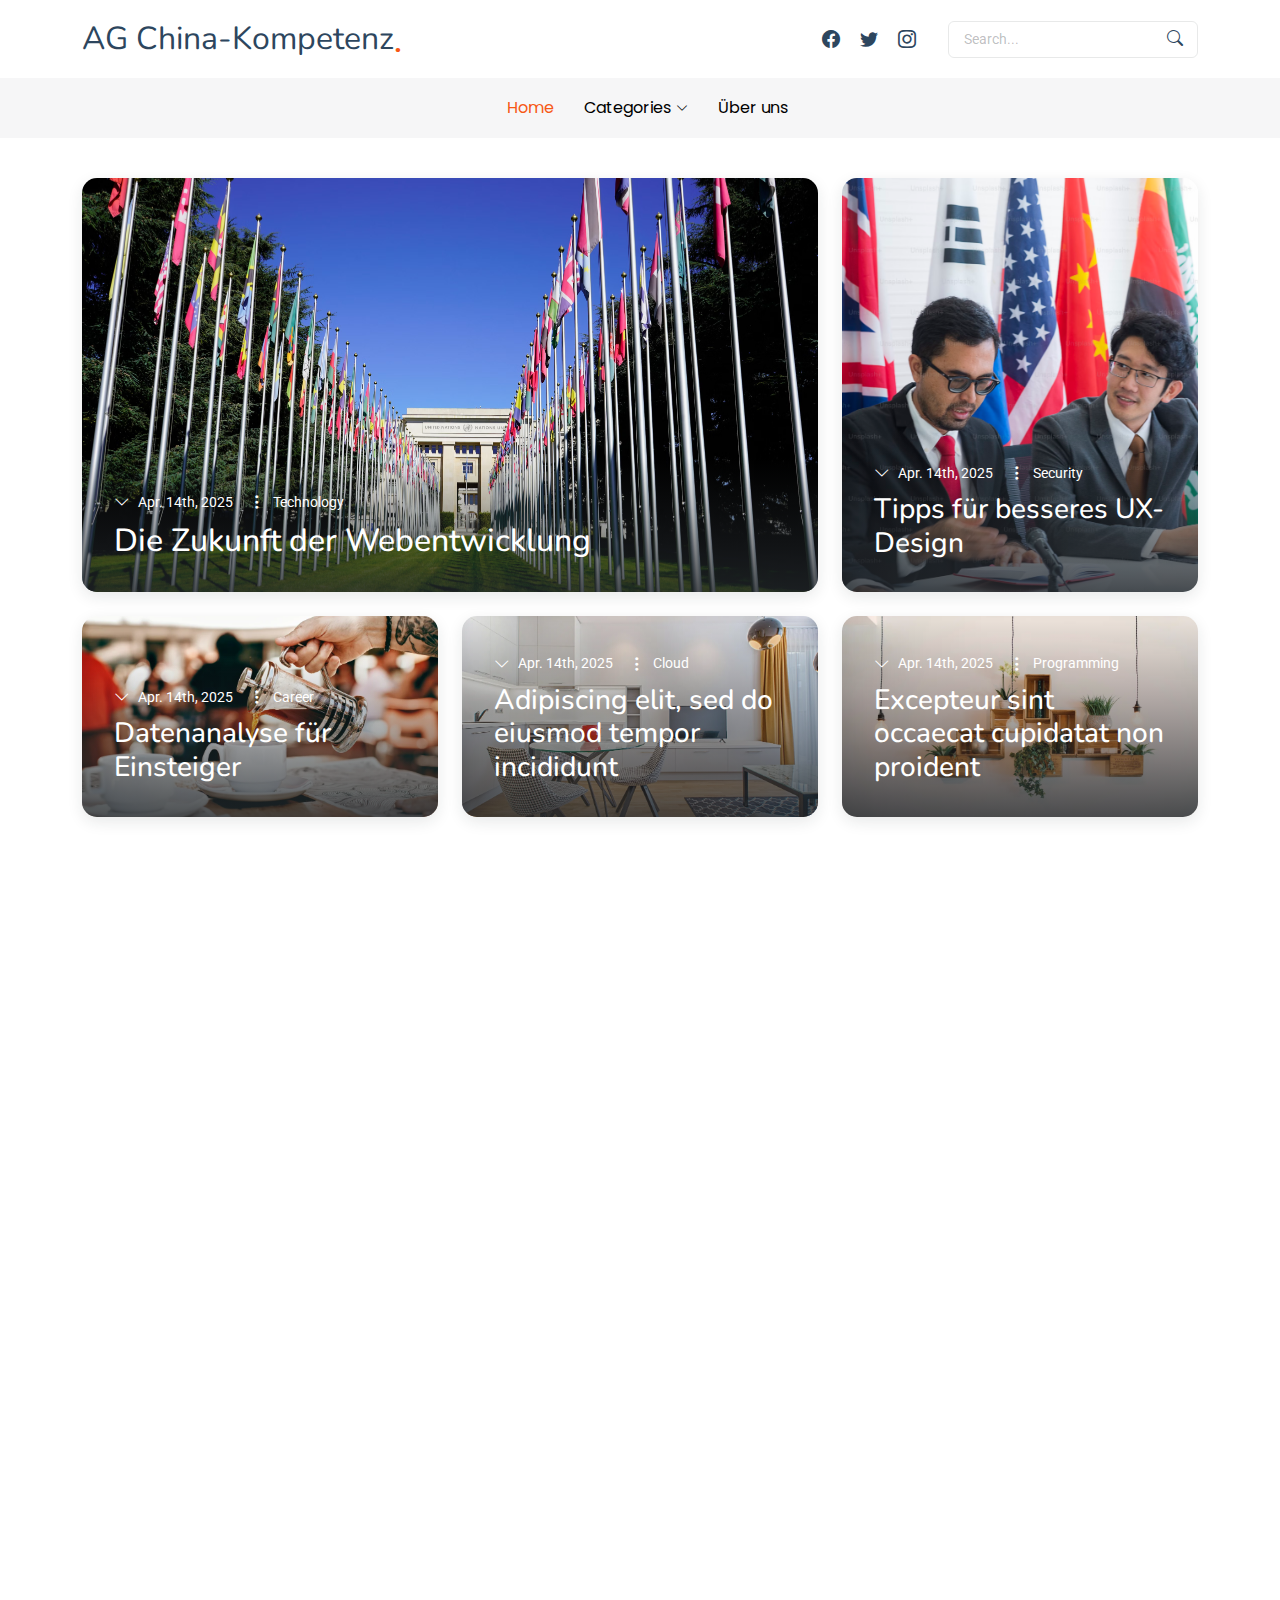
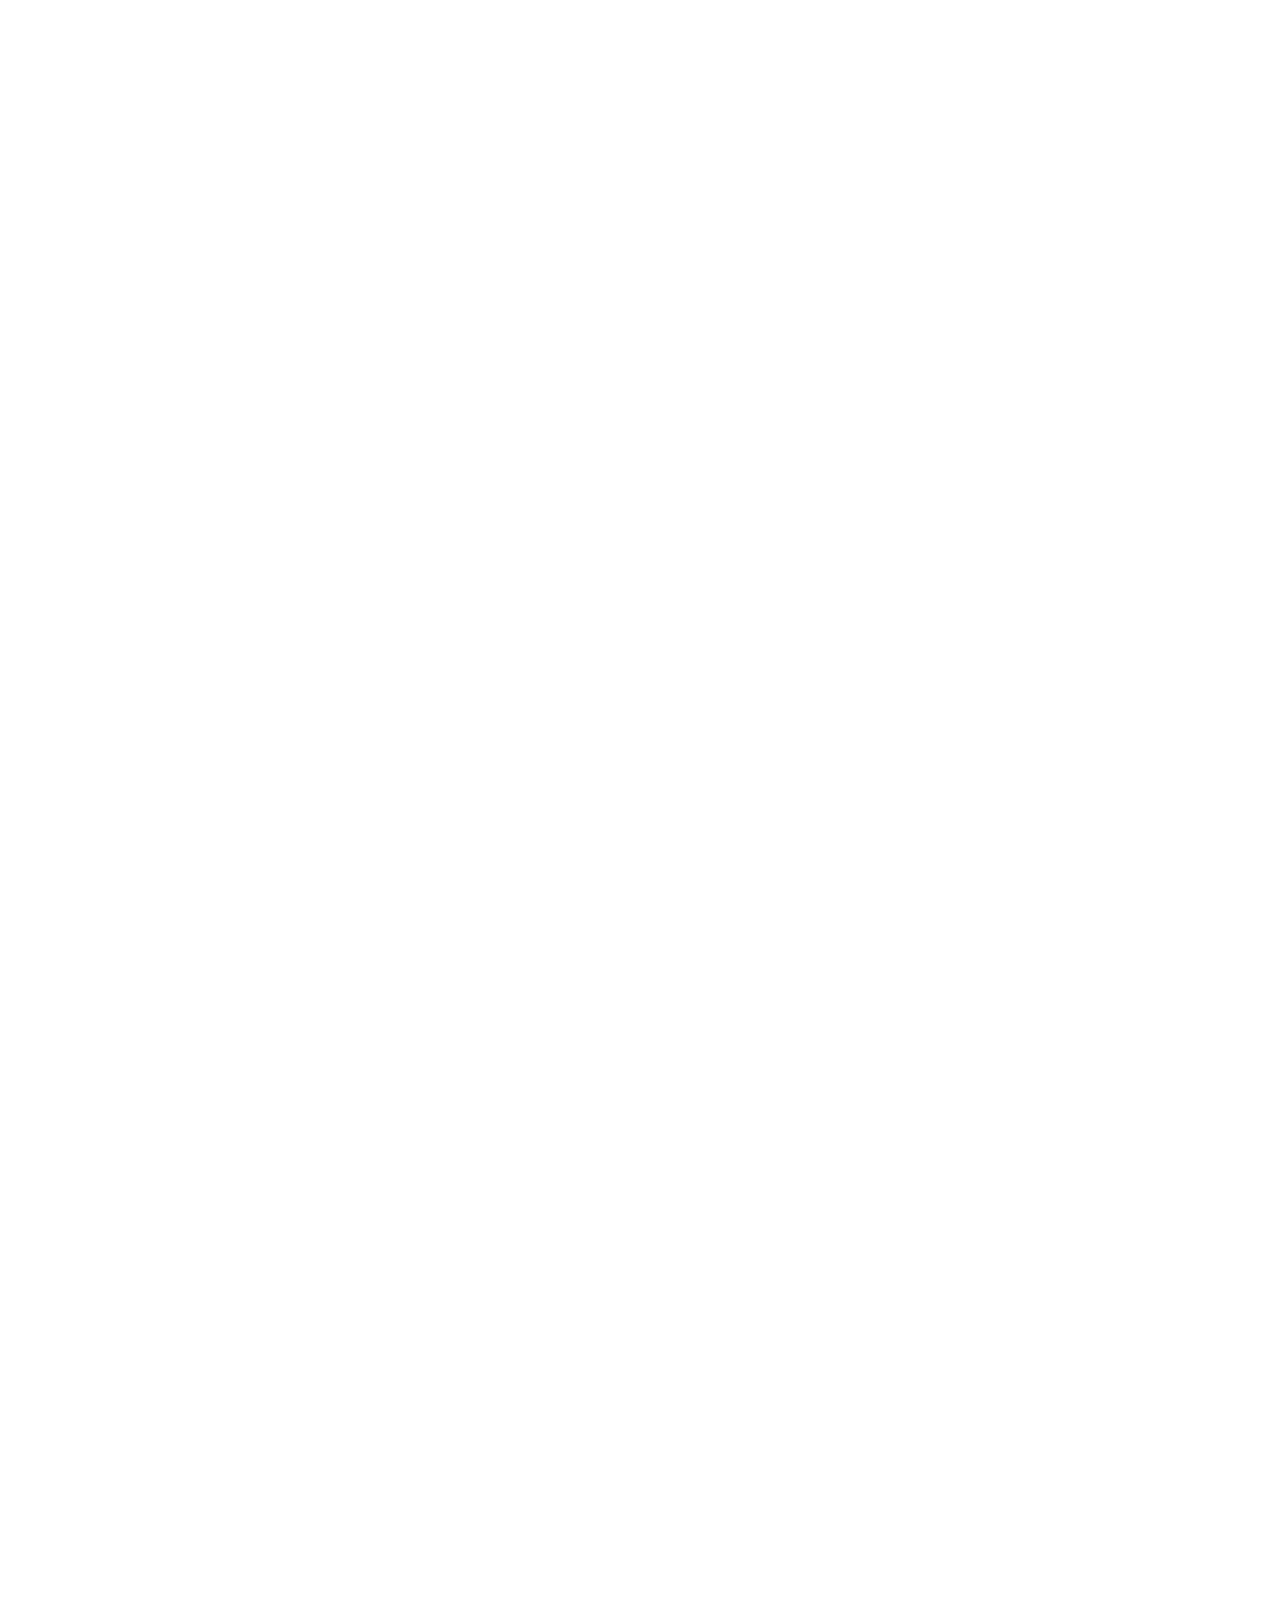
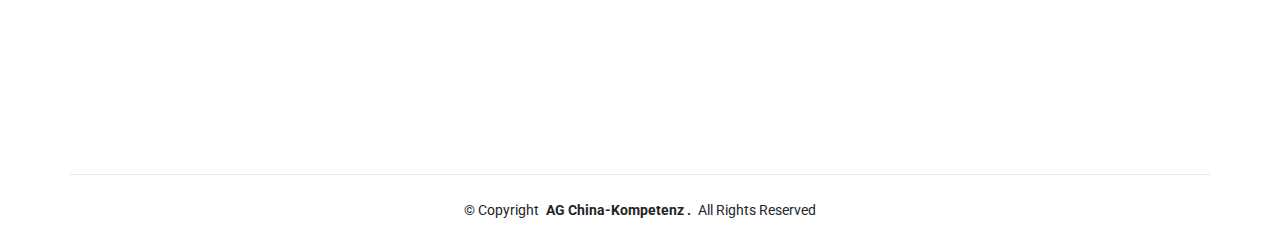
<file: index.html>
<!DOCTYPE html>
<html lang="en">

<head>
  <meta charset="utf-8">
  <meta content="width=device-width, initial-scale=1.0" name="viewport">
  <title>AG China-Kompetenz </title>
  <meta name="description" content="">
  <meta name="keywords" content="">

  <!-- Favicons -->
  <link href="assets/img/favicon.png" rel="icon">
  <link href="assets/img/apple-touch-icon.png" rel="apple-touch-icon">

  <!-- Fonts -->
  <link href="https://fonts.googleapis.com" rel="preconnect">
  <link href="https://fonts.gstatic.com" rel="preconnect" crossorigin>
  <link href="https://fonts.googleapis.com/css2?family=Roboto:ital,wght@0,100;0,300;0,400;0,500;0,700;0,900;1,100;1,300;1,400;1,500;1,700;1,900&family=Poppins:ital,wght@0,100;0,200;0,300;0,400;0,500;0,600;0,700;0,800;0,900;1,100;1,200;1,300;1,400;1,500;1,600;1,700;1,800;1,900&family=Nunito:ital,wght@0,200;0,300;0,400;0,500;0,600;0,700;0,800;0,900;1,200;1,300;1,400;1,500;1,600;1,700;1,800;1,900&display=swap" rel="stylesheet">

  <!-- Vendor CSS Files -->
  <link href="assets/vendor/bootstrap/css/bootstrap.min.css" rel="stylesheet">
  <link href="assets/vendor/bootstrap-icons/bootstrap-icons.css" rel="stylesheet">
  <link href="assets/vendor/aos/aos.css" rel="stylesheet">
  <link href="assets/vendor/swiper/swiper-bundle.min.css" rel="stylesheet">
  <link href="assets/vendor/glightbox/css/glightbox.min.css" rel="stylesheet">

  <!-- Main CSS File -->
  <link href="assets/css/main.css" rel="stylesheet">

 
</head>

<body class="index-page">

  <header id="header" class="header position-relative">
    <div class="container-fluid container-xl position-relative">

      <div class="top-row d-flex align-items-center justify-content-between">
        <a href="index.html" class="logo d-flex align-items-end">
          <!-- Uncomment the line below if you also wish to use an image logo -->
          <!-- <img src="assets/img/logo.webp" alt=""> -->
          <h1 class="sitename">AG China-Kompetenz</h1><span>.</span>
        </a>

        <div class="d-flex align-items-center">
          <div class="social-links">
            <a href="#" class="facebook"><i class="bi bi-facebook"></i></a>
            <a href="#" class="twitter"><i class="bi bi-twitter"></i></a>
            <a href="#" class="instagram"><i class="bi bi-instagram"></i></a>
          </div>

          <form class="search-form ms-4">
            <input type="text" placeholder="Search..." class="form-control">
            <button type="submit" class="btn"><i class="bi bi-search"></i></button>
          </form>
        </div>
      </div>

    </div>

    <div class="nav-wrap">
      <div class="container d-flex justify-content-center position-relative">
        <nav id="navmenu" class="navmenu">
          <ul>
            <li><a href="index.html" class="active">Home</a></li>
            <li class="dropdown"><a href="#"><span>Categories</span> <i class="bi bi-chevron-down toggle-dropdown"></i></a>
              <ul>
                <li><a href="#">Wirtschaft</a></li>
                <li><a href="#">Marxismus</a></li>
                <li><a href="#">Nachhaltigkeit & Klimaschutz</a></li>
                <li><a href="#">Medien</a></li>
                <li><a href="#">Literatur & Kultur</a></li>
                <li><a href="#">Technologie</a></li>
                <li><a href="#">Bildung & Gesundheit</a></li>
                <li><a href="#">Rechtsstaat & Parteistaat</a></li>
                <li><a href="#">Diplomatie</a></li>
                <li><a href="#">Metafragen 1: Philosophie</a></li>
                <li><a href="#">Metafragen 2: Kooperation</a></li>
                
              </ul>
            </li>
          <li><a href="about.html">Über uns</a></li>

          </ul>
          <i class="mobile-nav-toggle d-xl-none bi bi-list"></i>
        </nav>
      </div>
    </div>

  </header>

  <main class="main">

    <!-- Blog Hero Section -->
    <section id="blog-hero" class="blog-hero section">

      <div class="container" data-aos="fade-up" data-aos-delay="100">

        <div class="blog-grid">

          <!-- Featured Post (Large) -->
          <article class="blog-item featured" data-aos="fade-up">
            <img src="assets/img/blog/Image_1.jpeg" alt="Blog Image" class="img-fluid">
            <div class="blog-content">
              <div class="post-meta">
                <span class="date">Apr. 14th, 2025</span>
                <span class="category">Technology</span>
              </div>
              <h2 class="post-title">
                <a href="article.html" title="Lorem ipsum dolor sit amet, consectetur adipiscing elit">Die Zukunft der Webentwicklung</a>
              </h2>
            </div>
          </article><!-- End Featured Post -->

          <!-- Regular Posts -->
          <article class="blog-item" data-aos="fade-up" data-aos-delay="100">
            <img src="assets/img/blog/Image_2.jpeg" alt="Blog Image" class="img-fluid">
            <div class="blog-content">
              <div class="post-meta">
                <span class="date">Apr. 14th, 2025</span>
                <span class="category">Security</span>
              </div>
              <h3 class="post-title">
                <a href="article.html" title="Sed do eiusmod tempor incididunt ut labore">Tipps für besseres UX-Design</a>
              </h3>
            </div>
          </article><!-- End Blog Item -->

          <article class="blog-item" data-aos="fade-up" data-aos-delay="200">
            <img src="assets/img/blog/blog-post-9.webp" alt="Blog Image" class="img-fluid">
            <div class="blog-content">
              <div class="post-meta">
                <span class="date">Apr. 14th, 2025</span>
                <span class="category">Career</span>
              </div>
              <h3 class="post-title">
                <a href="article.html" title="Ut enim ad minim veniam, quis nostrud exercitation">Datenanalyse für Einsteiger</a>
              </h3>
            </div>
          </article><!-- End Blog Item -->

          <article class="blog-item" data-aos="fade-up" data-aos-delay="300">
            <img src="assets/img/blog/blog-post-7.webp" alt="Blog Image" class="img-fluid">
            <div class="blog-content">
              <div class="post-meta">
                <span class="date">Apr. 14th, 2025</span>
                <span class="category">Cloud</span>
              </div>
              <h3 class="post-title">
                <a href="article.html" title="Adipiscing elit, sed do eiusmod tempor incididunt">Adipiscing elit, sed do eiusmod tempor incididunt</a>
              </h3>
            </div>
          </article><!-- End Blog Item -->

          <article class="blog-item" data-aos="fade-up" data-aos-delay="400">
            <img src="assets/img/blog/blog-post-6.webp" alt="Blog Image" class="img-fluid">
            <div class="blog-content">
              <div class="post-meta">
                <span class="date">Apr. 14th, 2025</span>
                <span class="category">Programming</span>
              </div>
              <h3 class="post-title">
                <a href="article.html" title="Excepteur sint occaecat cupidatat non proident">Excepteur sint occaecat cupidatat non proident</a>
              </h3>
            </div>
          </article><!-- End Blog Item -->

        </div>

      </div>

    </section><!-- /Blog Hero Section -->

    <!-- Featured Posts Section -->
    <!-- <section id="featured-posts" class="featured-posts section"> -->

      <!-- Section Title -->
      <!-- <div class="container section-title" data-aos="fade-up">
        <h2>Veranstaltungen & Ausstellungen</h2>
        <div><span class="description-title">Veranstaltungen & Ausstellungen</span></div>
      </div> -->
      <!-- End Section Title -->

      <!-- <div class="container" data-aos="fade-up" data-aos-delay="100">

        <div class="blog-posts-slider swiper init-swiper">
          <script type="application/json" class="swiper-config">
            {
              "loop": true,
              "speed": 800,
              "autoplay": {
                "delay": 5000
              },
              "slidesPerView": 3,
              "spaceBetween": 30,
              "breakpoints": {
                "320": {
                  "slidesPerView": 1,
                  "spaceBetween": 20
                },
                "768": {
                  "slidesPerView": 2,
                  "spaceBetween": 20
                },
                "1200": {
                  "slidesPerView": 3,
                  "spaceBetween": 30
                }
              }
            }
          </script> -->

          <!-- <div class="swiper-wrapper">
            <div class="swiper-slide">
              <div class="blog-post-item">
                <img src="assets/img/blog/blog-post-portrait-1.webp" alt="Blog Image">
                <div class="blog-post-content">
                  <div class="post-meta">
                    <span><i class="bi bi-person"></i> Julia Parker</span>
                    <span><i class="bi bi-clock"></i> Jan 15, 2025</span>
                    <span><i class="bi bi-chat-dots"></i> 6 Comments</span>
                  </div>
                  <h2><a href="#">Neque porro quisquam est qui dolorem ipsum quia dolor sit amet</a></h2>
                  <p>Vestibulum ante ipsum primis in faucibus orci luctus et ultrices posuere cubilia Curae; Fusce porttitor metus eget lectus consequat, sit amet feugiat magna vulputate.</p>
                  <a href="#" class="read-more">Read More <i class="bi bi-arrow-right"></i></a>
                </div>
              </div>
            </div> -->
            <!-- End slide item -->

            <!-- <div class="swiper-slide">
              <div class="blog-post-item">
                <img src="assets/img/blog/blog-post-portrait-2.webp" alt="Blog Image">
                <div class="blog-post-content">
                  <div class="post-meta">
                    <span><i class="bi bi-person"></i> Mark Wilson</span>
                    <span><i class="bi bi-clock"></i> Jan 18, 2025</span>
                    <span><i class="bi bi-chat-dots"></i> 6 Comments</span>
                  </div>
                  <h2><a href="#">Sed ut perspiciatis unde omnis iste natus error sit voluptatem</a></h2>
                  <p>Maecenas tempus tellus eget condimentum rhoncus sem quam semper libero sit amet adipiscing sem neque sed ipsum.</p>
                  <a href="#" class="read-more">Read More <i class="bi bi-arrow-right"></i></a>
                </div>
              </div>
            </div> -->
            <!-- End slide item -->

            <!-- <div class="swiper-slide">
              <div class="blog-post-item">
                <img src="assets/img/blog/blog-post-portrait-3.webp" alt="Blog Image">
                <div class="blog-post-content">
                  <div class="post-meta">
                    <span><i class="bi bi-person"></i> Sarah Johnson</span>
                    <span><i class="bi bi-clock"></i> Jan 21, 2025</span>
                    <span><i class="bi bi-chat-dots"></i> 15 Comments</span>
                  </div>
                  <h2><a href="#">At vero eos et accusamus et iusto odio dignissimos ducimus</a></h2>
                  <p>Nullam dictum felis eu pede mollis pretium integer tincidunt cras dapibus vivamus elementum semper nisi.</p>
                  <a href="#" class="read-more">Read More <i class="bi bi-arrow-right"></i></a>
                </div>
              </div>
            </div> -->
            <!-- End slide item -->

            <!-- <div class="swiper-slide">
              <div class="blog-post-item">
                <img src="assets/img/blog/blog-post-portrait-4.webp" alt="Blog Image">
                <div class="blog-post-content">
                  <div class="post-meta">
                    <span><i class="bi bi-person"></i> David Brown</span>
                    <span><i class="bi bi-clock"></i> Jan 24, 2025</span>
                    <span><i class="bi bi-chat-dots"></i> 10 Comments</span>
                  </div>
                  <h2><a href="#">Et harum quidem rerum facilis est et expedita distinctio</a></h2>
                  <p>Donec quam felis ultricies nec pellentesque eu pretium quis sem nulla consequat massa quis enim.</p>
                  <a href="#" class="read-more">Read More <i class="bi bi-arrow-right"></i></a>
                </div>
              </div>
            </div> -->
            <!-- End slide item -->

            <!-- <div class="swiper-slide">
              <div class="blog-post-item">
                <img src="assets/img/blog/blog-post-portrait-5.webp" alt="Blog Image">
                <div class="blog-post-content">
                  <div class="post-meta">
                    <span><i class="bi bi-person"></i> Emma Davis</span>
                    <span><i class="bi bi-clock"></i> Jan 27, 2025</span>
                    <span><i class="bi bi-chat-dots"></i> 6 Comments</span>
                  </div>
                  <h2><a href="#">Nam libero tempore, cum soluta nobis est eligendi optio</a></h2>
                  <p>Aenean leo ligula porttitor eu consequat vitae eleifend ac enim aliquam lorem ante dapibus in viverra.</p>
                  <a href="#" class="read-more">Read More <i class="bi bi-arrow-right"></i></a>
                </div>
              </div> -->
            <!-- </div> -->
            <!-- End slide item -->
          <!-- </div>

        </div>

      </div> -->

    <!-- </section> -->
    <!-- /Featured Posts Section -->

    <!-- Keyword Section Section -->
    <section id="category-section" class="category-section section">

      <!-- Section Title -->
      <div class="container section-title" data-aos="fade-up">
        <h2>Unsere Themen-Cluster</h2>
        <div> <span class="description-title">Unsere Themen-Cluster</span></div>
      </div><!-- End Section Title -->

      <div class="container" data-aos="fade-up" data-aos-delay="100">
        <!-- Featured Posts -->
         
        <div class="row gy-4 mb-4">
          <div class="row justify-content-center g-3 mb-5">
            <div class="col-md-4 col-lg-3">
              <button class="btn btn-outline-primary btn-sm w-100 py-3" onclick="filterArticles('wirtschaft')">Wirtschaft</button>
            </div>
            <div class="col-md-4 col-lg-3">
              <button class="btn btn-outline-danger btn-sm w-100 py-3" onclick="filterArticles('marxismus')">Marxismus</button>
            </div>
            <div class="col-md-4 col-lg-3">
              <button class="btn btn-outline-success btn-sm w-100 py-3" onclick="filterArticles('klimaschutz')">Nachhaltigkeit & Klimaschutz</button>
            </div>
            <div class="col-md-4 col-lg-3">
              <button class="btn btn-outline-info btn-sm w-100 py-3" onclick="filterArticles('medien')">Medien</button>
            </div>
            <div class="col-md-4 col-lg-3">
              <button class="btn btn-outline-secondary btn-sm w-100 py-3" onclick="filterArticles('literatur')">Literatur & Kultur</button>
            </div>
            <div class="col-md-4 col-lg-3">
              <button class="btn btn-outline-warning btn-sm w-100 py-3" onclick="filterArticles('technologie')">Technologie</button>
            </div>
            <div class="col-md-4 col-lg-3">
              <button class="btn btn-outline-primary btn-sm w-100 py-3" onclick="filterArticles('bildung')">Bildung & Gesundheit</button>
            </div>
            <div class="col-md-4 col-lg-3">
              <button class="btn btn-outline-dark btn-sm w-100 py-3" onclick="filterArticles('rechtstaat')">Rechtsstaat & Parteistaat</button>
            </div>
            <div class="col-md-4 col-lg-3">
              <button class="btn btn-outline-secondary btn-sm w-100 py-3" onclick="filterArticles('diplomatie')">Diplomatie</button>
            </div>
            <div class="col-md-4 col-lg-3">
              <button class="btn btn-outline-success btn-sm w-100 py-3" onclick="filterArticles('philosophie')">Metafragen 1: Philosophie</button>
            </div>
            <div class="col-md-4 col-lg-3">
              <button class="btn btn-outline-warning btn-sm w-100 py-3" onclick="filterArticles('kooperation')">Metafragen 2: Kooperation</button>
            </div>
        </div>

          

      
        <!-- List Posts -->
        <div class="row">
          <div class="col-xl-4 col-lg-6">
            <article class="list-post">
              <div class="post-img">
                <img src="assets/img/blog/blog-post-6.webp" alt="" class="img-fluid" loading="lazy">
              </div>
              <div class="post-content">
                <div class="category-meta">
                  <span class="post-category">Literatur & Kultur</span>
                </div>
                <h3 class="title">
                  <a href="article.html">Quis autem vel eum iure reprehenderit qui in ea voluptate</a>
                </h3>
                <div class="post-meta">
                  <span class="read-time">2 mins read</span>
                  <span class="post-date">6 April 2026</span>
                </div>
              </div>
            </article>
          </div>

          <div class="col-xl-4 col-lg-6">
            <article class="list-post">
              <div class="post-img">
                <img src="assets/img/blog/blog-post-9.webp" alt="" class="img-fluid" loading="lazy">
              </div>
              <div class="post-content">
                <div class="category-meta">
                  <span class="post-category">Marxismus</span>
                </div>
                <h3 class="title">
                  <a href="article.html">At vero eos et accusamus et iusto</a>
                </h3>
                <div class="post-meta">
                  <span class="read-time">2 mins read</span>
                  <span class="post-date">12 June 2026</span>
                </div>
              </div>
            </article>
          </div>

          <div class="col-xl-4 col-lg-6">
            <article class="list-post">
              <div class="post-img">
                <img src="assets/img/blog/blog-post-10.webp" alt="" class="img-fluid" loading="lazy">
              </div>
              <div class="post-content">
                <div class="category-meta">
                  <span class="post-category">Technologie</span>
                </div>
                <h3 class="title">
                  <a href="article.html">Et harum quidem rerum facilis est et expedita distinctio</a>
                </h3>
                <div class="post-meta">
                  <span class="read-time">2 mins read</span>
                  <span class="post-date">9 May 2026</span>
                </div>
              </div>
            </article>
          </div>

          <div class="col-xl-4 col-lg-6">
            <article class="list-post">
              <div class="post-img">
                <img src="assets/img/blog/blog-post-2.webp" alt="" class="img-fluid" loading="lazy">
              </div>
              <div class="post-content">
                <div class="category-meta">
                  <span class="post-category">Marxismus</span>
                </div>
                <h3 class="title">
                  <a href="article.html">Nam libero tempore, cum soluta nobis est eligendi</a>
                </h3>
                <div class="post-meta">
                  <span class="read-time">2 mins read</span>
                  <span class="post-date">15 July 2026</span>
                </div>
              </div>
            </article>
          </div>

          <div class="col-xl-4 col-lg-6">
            <article class="list-post">
              <div class="post-img">
                <img src="assets/img/blog/blog-post-1.webp" alt="" class="img-fluid" loading="lazy">
              </div>
              <div class="post-content">
                <div class="category-meta">
                  <span class="post-category">Wirtschaft</span>
                </div>
                <h3 class="title">
                  <a href="article.html">Temporibus autem quibusdam et aut officiis debitis</a>
                </h3>
                <div class="post-meta">
                  <span class="read-time">2 mins read</span>
                  <span class="post-date">18 August 2026</span>
                </div>
              </div>
            </article>
          </div>

          <div class="col-xl-4 col-lg-6">
            <article class="list-post">
              <div class="post-img">
                <img src="assets/img/blog/blog-post-3.webp" alt="" class="img-fluid" loading="lazy">
              </div>
              <div class="post-content">
                <div class="category-meta">
                  <span class="post-category">Marxismus</span>
                </div>
                <h3 class="title">
                  <a href="article.html">Itaque earum rerum hic tenetur a sapiente delectus</a>
                </h3>
                <div class="post-meta">
                  <span class="read-time">2 mins read</span>
                  <span class="post-date">21 September 2026</span>
                </div>
              </div>
            </article>
          </div>
        </div>
      </div>

    </section><!-- /Category Section Section -->

    <!-- Latest Posts Section -->
    <section id="latest-posts" class="latest-posts section">

      <!-- Section Title -->
      <div class="container section-title" data-aos="fade-up">
        <h2>Latest Posts</h2>
        <div><span>Check Our</span> <span class="description-title">Latest Posts</span></div>
      </div><!-- End Section Title -->

      <div class="container" data-aos="fade-up" data-aos-delay="100">
        <div class="row gy-4">

          <div class="col-lg-4">
            <article>

              <div class="post-img">
                <img src="assets/img/blog/blog-post-1.webp" alt="" class="img-fluid">
              </div>

              <p class="post-category">Diplomatie</p>

              <h2 class="title">
                <a href="article.html">Dolorum optio tempore voluptas dignissimos</a>
              </h2>

              <div class="d-flex align-items-center">
                <img src="assets/img/person/person-f-12.webp" alt="" class="img-fluid post-author-img flex-shrink-0">
                <div class="post-meta">
                  <p class="post-author">Maria Doe</p>
                  <p class="post-date">
                    <time datetime="2022-01-01">Jan 1, 2022</time>
                  </p>
                </div>
              </div>

            </article>
          </div><!-- End post list item -->

          <div class="col-lg-4">
            <article>

              <div class="post-img">
                <img src="assets/img/blog/blog-post-2.webp" alt="" class="img-fluid">
              </div>

              <p class="post-category">Technologie</p>

              <h2 class="title">
                <a href="article.html">Nisi magni odit consequatur autem nulla dolorem</a>
              </h2>

              <div class="d-flex align-items-center">
                <img src="assets/img/person/person-f-13.webp" alt="" class="img-fluid post-author-img flex-shrink-0">
                <div class="post-meta">
                  <p class="post-author">Allisa Mayer</p>
                  <p class="post-date">
                    <time datetime="2022-01-01">Jun 5, 2022</time>
                  </p>
                </div>
              </div>

            </article>
          </div><!-- End post list item -->

          <div class="col-lg-4">
            <article>

              <div class="post-img">
                <img src="assets/img/blog/blog-post-3.webp" alt="" class="img-fluid">
              </div>

              <p class="post-category">Metafragen 1: Philosophie</p>

              <h2 class="title">
                <a href="article.html">Possimus soluta ut id suscipit ea ut in quo quia et soluta</a>
              </h2>

              <div class="d-flex align-items-center">
                <img src="assets/img/person/person-m-10.webp" alt="" class="img-fluid post-author-img flex-shrink-0">
                <div class="post-meta">
                  <p class="post-author">Mark Dower</p>
                  <p class="post-date">
                    <time datetime="2022-01-01">Jun 22, 2022</time>
                  </p>
                </div>
              </div>

            </article>
          </div><!-- End post list item -->

          <div class="col-lg-4">
            <article>

              <div class="post-img">
                <img src="assets/img/blog/blog-post-4.webp" alt="" class="img-fluid">
              </div>

              <p class="post-category">Medien</p>

              <h2 class="title">
                <a href="article.html">Non rem rerum nam cum quo minus olor distincti</a>
              </h2>

              <div class="d-flex align-items-center">
                <img src="assets/img/person/person-f-14.webp" alt="" class="img-fluid post-author-img flex-shrink-0">
                <div class="post-meta">
                  <p class="post-author">Lisa Neymar</p>
                  <p class="post-date">
                    <time datetime="2022-01-01">Jun 30, 2022</time>
                  </p>
                </div>
              </div>

            </article>
          </div><!-- End post list item -->

          <div class="col-lg-4">
            <article>

              <div class="post-img">
                <img src="assets/img/blog/blog-post-5.webp" alt="" class="img-fluid">
              </div>

              <p class="post-category">Bildung & Gesundheit</p>

              <h2 class="title">
                <a href="article.html">Accusamus quaerat aliquam qui debitis facilis consequatur</a>
              </h2>

              <div class="d-flex align-items-center">
                <img src="assets/img/person/person-m-11.webp" alt="" class="img-fluid post-author-img flex-shrink-0">
                <div class="post-meta">
                  <p class="post-author">Denis Peterson</p>
                  <p class="post-date">
                    <time datetime="2022-01-01">Jan 30, 2022</time>
                  </p>
                </div>
              </div>

            </article>
          </div><!-- End post list item -->

          <div class="col-lg-4">
            <article>

              <div class="post-img">
                <img src="assets/img/blog/blog-post-6.webp" alt="" class="img-fluid">
              </div>

              <p class="post-category">Entertainment</p>

              <h2 class="title">
                <a href="article.html">Distinctio provident quibusdam numquam aperiam aut</a>
              </h2>

              <div class="d-flex align-items-center">
                <img src="assets/img/person/person-f-15.webp" alt="" class="img-fluid post-author-img flex-shrink-0">
                <div class="post-meta">
                  <p class="post-author">Mika Lendon</p>
                  <p class="post-date">
                    <time datetime="2022-01-01">Feb 14, 2022</time>
                  </p>
                </div>
              </div>

            </article>
          </div><!-- End post list item -->

        </div>
      </div>

    </section><!-- /Latest Posts Section -->

    <!-- Call To Action Section -->
    <section id="call-to-action" class="call-to-action section">
      <div class="container" data-aos="fade-up" data-aos-delay="100">
        <div class="row gy-4 justify-content-between align-items-center">
          <div class="col-lg-6">
            <div class="cta-content" data-aos="fade-up" data-aos-delay="200">
              <h2>Subscribe to our newsletter</h2>
              <p>Proin eget tortor risus. Mauris blandit aliquet elit, eget tincidunt nibh pulvinar a. Curabitur aliquet quam id dui posuere blandit.</p>
              <form action="forms/newsletter.php" method="post" class="php-email-form cta-form" data-aos="fade-up" data-aos-delay="300">
                <div class="input-group mb-3">
                  <input type="email" class="form-control" placeholder="Email address..." aria-label="Email address" aria-describedby="button-subscribe">
                  <button class="btn btn-primary" type="submit" id="button-subscribe">Subscribe</button>
                </div>
                <div class="loading">Loading</div>
                <div class="error-message"></div>
                <div class="sent-message">Your subscription request has been sent. Thank you!</div>
              </form>
            </div>
          </div>
          <div class="col-lg-4">
            <div class="cta-image" data-aos="zoom-out" data-aos-delay="200">
              <img src="assets/img/cta/cta-1.png" alt="" class="img-fluid">
            </div>
          </div>
        </div>
      </div>
    </section><!-- /Call To Action Section -->

  </main>

  <footer id="footer" class="footer">

    <div class="container copyright text-center mt-4">
      <p>© <span>Copyright</span> <strong class="px-1 sitename">AG China-Kompetenz
        .</strong> <span>All Rights Reserved</span></p>
    </div>

  </footer>

  <!-- Scroll Top -->
  <a href="#" id="scroll-top" class="scroll-top d-flex align-items-center justify-content-center"><i class="bi bi-arrow-up-short"></i></a>

  <!-- Preloader -->
  <div id="preloader"></div>

  <!-- Vendor JS Files -->
  <script src="assets/vendor/bootstrap/js/bootstrap.bundle.min.js"></script>
  <script src="assets/vendor/php-email-form/validate.js"></script>
  <script src="assets/vendor/aos/aos.js"></script>
  <script src="assets/vendor/swiper/swiper-bundle.min.js"></script>
  <script src="assets/vendor/purecounter/purecounter_vanilla.js"></script>
  <script src="assets/vendor/glightbox/js/glightbox.min.js"></script>

  <!-- Main JS File -->
  <script src="assets/js/main.js"></script>

</body>

</html>
</file>
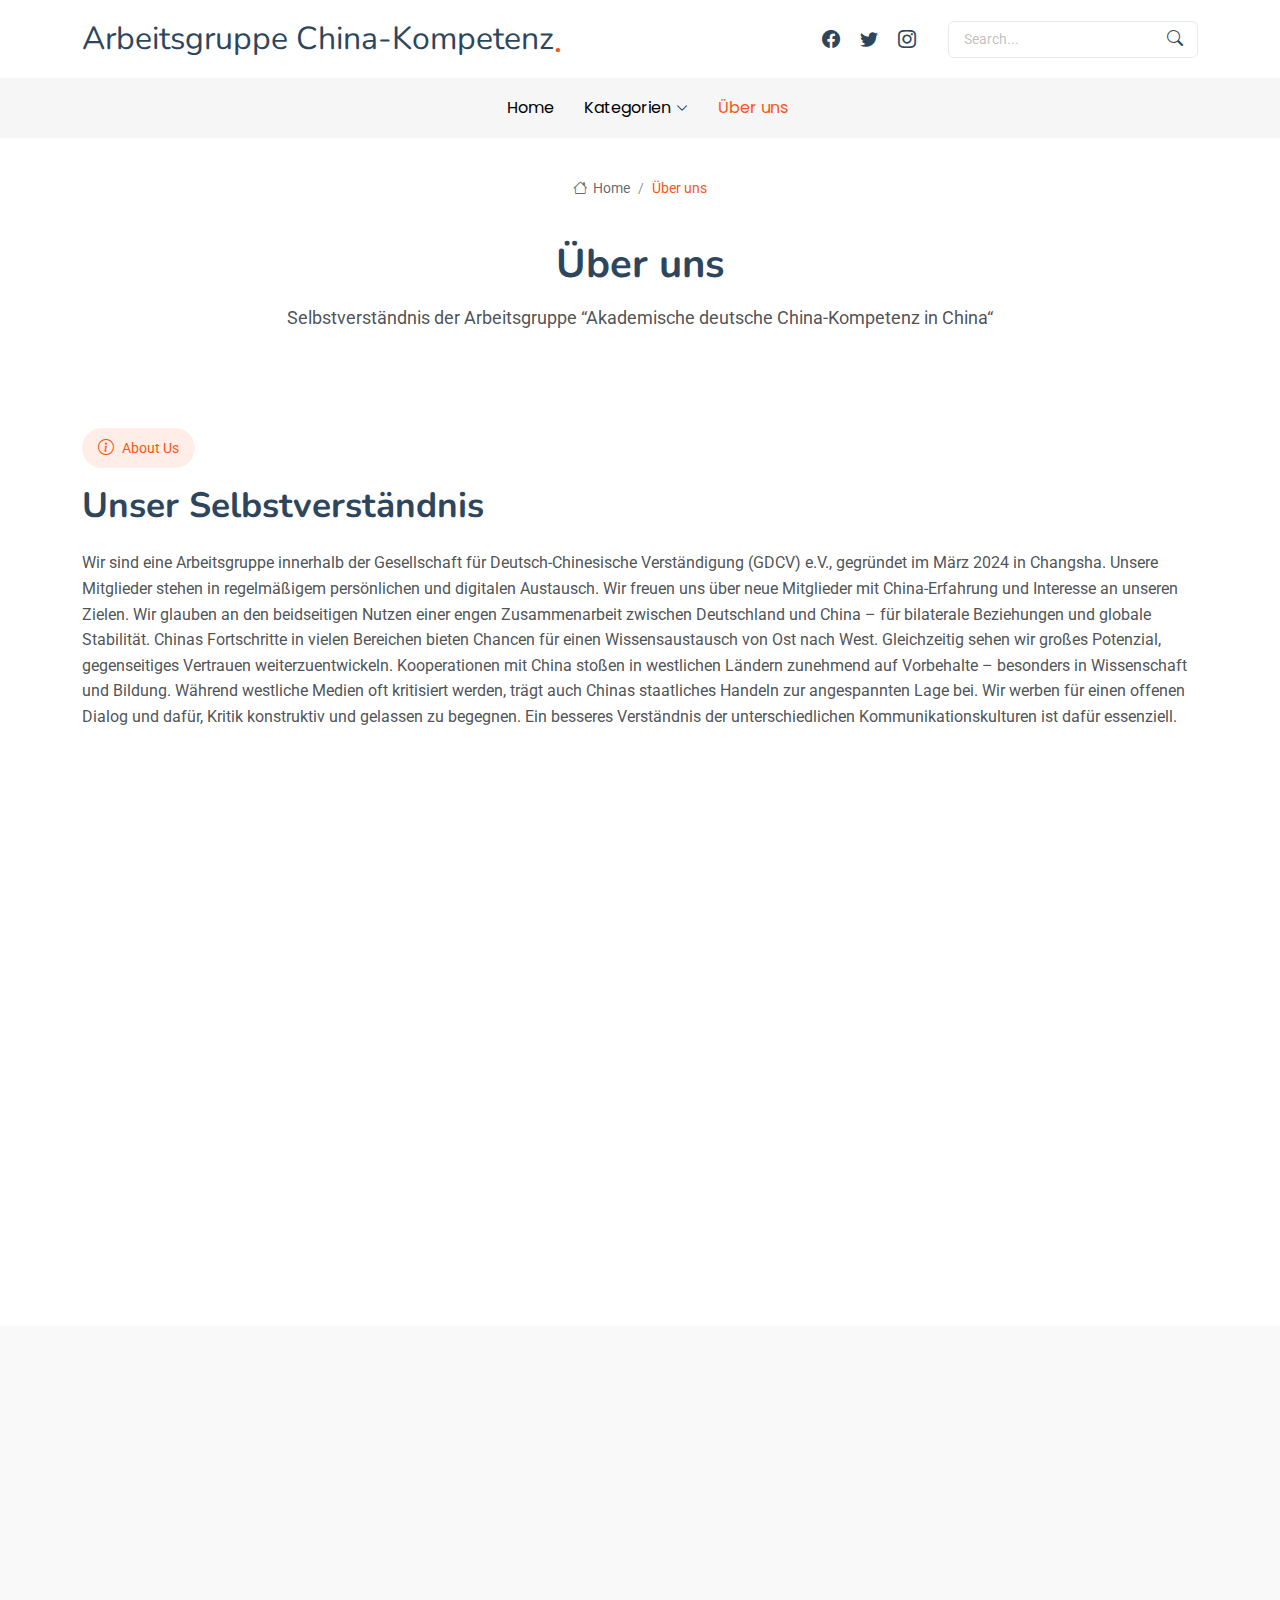
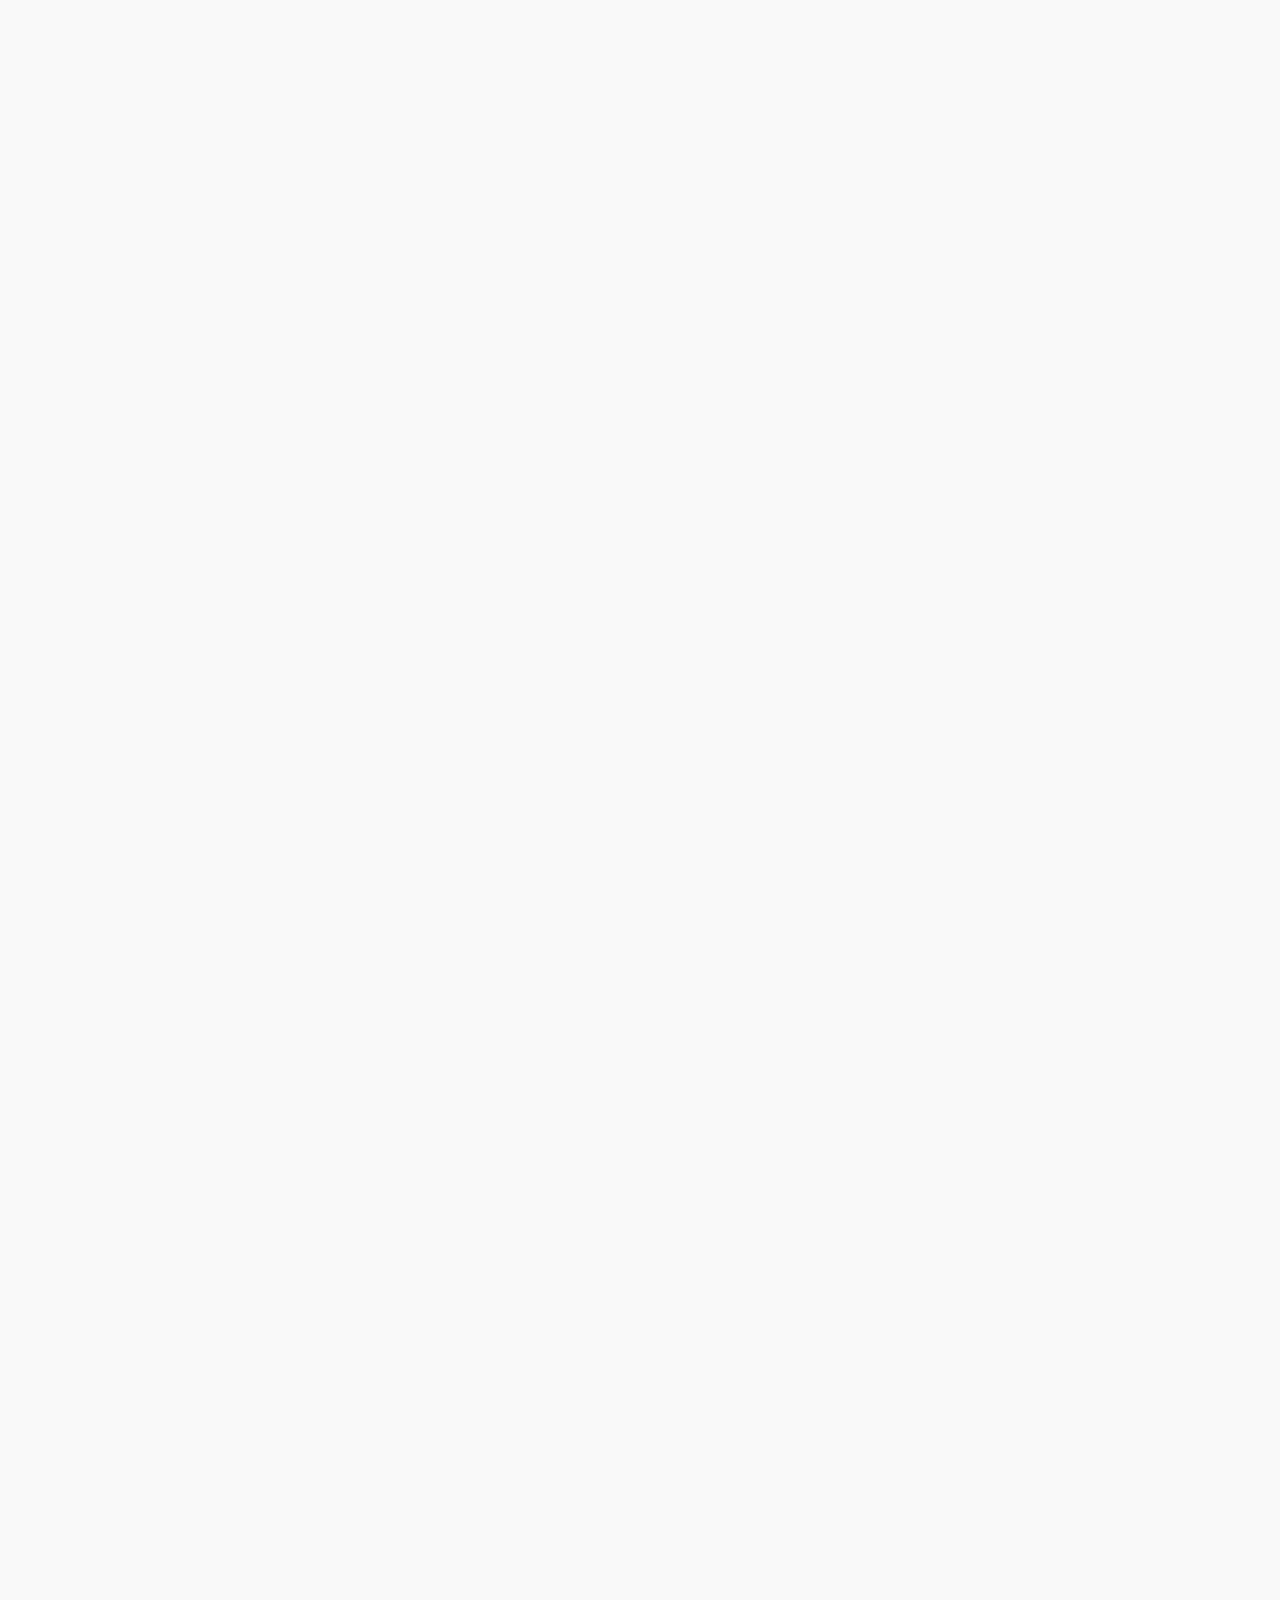
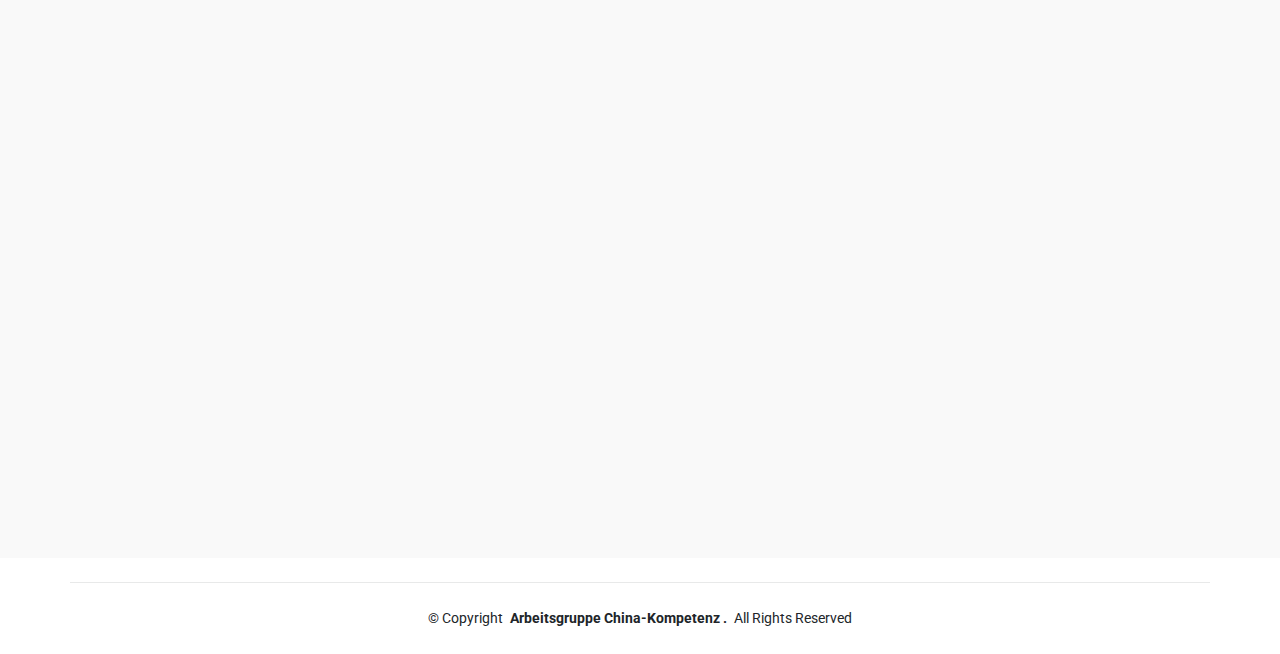
<file: about.html>
<!DOCTYPE html>
<html lang="en">

<head>
  <meta charset="utf-8">
  <meta content="width=device-width, initial-scale=1.0" name="viewport">
  <title>Arbeitsgruppe China-Kompetenz </title>
  <meta name="description" content="">
  <meta name="keywords" content="">

  <!-- Favicons -->
  <link href="assets/img/favicon.png" rel="icon">
  <link href="assets/img/apple-touch-icon.png" rel="apple-touch-icon">

  <!-- Fonts -->
  <link href="https://fonts.googleapis.com" rel="preconnect">
  <link href="https://fonts.gstatic.com" rel="preconnect" crossorigin>
  <link href="https://fonts.googleapis.com/css2?family=Roboto:ital,wght@0,100;0,300;0,400;0,500;0,700;0,900;1,100;1,300;1,400;1,500;1,700;1,900&family=Poppins:ital,wght@0,100;0,200;0,300;0,400;0,500;0,600;0,700;0,800;0,900;1,100;1,200;1,300;1,400;1,500;1,600;1,700;1,800;1,900&family=Nunito:ital,wght@0,200;0,300;0,400;0,500;0,600;0,700;0,800;0,900;1,200;1,300;1,400;1,500;1,600;1,700;1,800;1,900&display=swap" rel="stylesheet">

  <!-- Vendor CSS Files -->
  <link href="assets/vendor/bootstrap/css/bootstrap.min.css" rel="stylesheet">
  <link href="assets/vendor/bootstrap-icons/bootstrap-icons.css" rel="stylesheet">
  <link href="assets/vendor/aos/aos.css" rel="stylesheet">
  <link href="assets/vendor/swiper/swiper-bundle.min.css" rel="stylesheet">
  <link href="assets/vendor/glightbox/css/glightbox.min.css" rel="stylesheet">

  <!-- Main CSS File -->
  <link href="assets/css/main.css" rel="stylesheet">

 
</head>

<body class="index-page">

  <header id="header" class="header position-relative">
    <div class="container-fluid container-xl position-relative">

      <div class="top-row d-flex align-items-center justify-content-between">
        <a href="index.html" class="logo d-flex align-items-end">
          <!-- Uncomment the line below if you also wish to use an image logo -->
          <!-- <img src="assets/img/logo.webp" alt=""> -->
          <h1 class="sitename">Arbeitsgruppe China-Kompetenz</h1><span>.</span>
        </a>

        <div class="d-flex align-items-center">
          <div class="social-links">
            <a href="#" class="facebook"><i class="bi bi-facebook"></i></a>
            <a href="#" class="twitter"><i class="bi bi-twitter"></i></a>
            <a href="#" class="instagram"><i class="bi bi-instagram"></i></a>
          </div>

          <form class="search-form ms-4">
            <input type="text" placeholder="Search..." class="form-control">
            <button type="submit" class="btn"><i class="bi bi-search"></i></button>
          </form>
        </div>
      </div>

    </div>

    <div class="nav-wrap">
      <div class="container d-flex justify-content-center position-relative">
        <nav id="navmenu" class="navmenu">
          <ul>
            <li><a href="index.html">Home</a></li>
            <li class="dropdown"><a href="#"><span>Kategorien</span> <i class="bi bi-chevron-down toggle-dropdown"></i></a>
              <ul>
                <li><a href="#">Wirtschaft</a></li>
                <li><a href="#">Nachhaltigkeit-Klimaschutz</a></li>
                <li><a href="#">Medien</a></li>
                <li><a href="#">Literatur-Kultur</a></li>
                <li><a href="#">Technologie</a></li>
                <li><a href="#">Bildung-Gesundheit</a></li>
                <li><a href="#">Rechtsstaat-Parteistaat</a></li>
                <li><a href="#">Diplomatie</a></li>
                <li><a href="#">Metafragen 1: Philosophie</a></li>
                <li><a href="#">Metafragen 2: Kooperation</a></li>
                <li><a href="#">Marxismus</a></li>

              </ul>
            </li>
          <li><a href="about.html" class="active">Über uns</a></li>

          </ul>
          <i class="mobile-nav-toggle d-xl-none bi bi-list"></i>
        </nav>
      </div>
    </div>

  </header>

  <main class="main">

    <!-- Page Title -->
    <div class="page-title">
      <div class="breadcrumbs">
        <nav aria-label="breadcrumb">
          <ol class="breadcrumb">
            <li class="breadcrumb-item"><a href="#"><i class="bi bi-house"></i> Home</a></li>
            <li class="breadcrumb-item active current">Über uns</li>
          </ol>
        </nav>
      </div>

      <div class="title-wrapper">
        <h1>Über uns</h1>
        <p>Selbstverständnis der Arbeitsgruppe “Akademische deutsche China-Kompetenz in China“</p>
      </div>
    </div><!-- End Page Title -->

    <!-- About Section -->
    <section id="about" class="about section">

      <div class="container" data-aos="fade-up" data-aos-delay="100">

        <span class="section-badge"><i class="bi bi-info-circle"></i> About Us</span>
        <div class="row">
          <div class="col-lg-12">
            <h2 class="about-title">Unser Selbstverständnis</h2>
            <p class="about-description">Wir sind eine Arbeitsgruppe innerhalb der Gesellschaft für Deutsch-Chinesische Verständigung (GDCV) e.V., gegründet im März 2024 in Changsha. Unsere Mitglieder stehen in regelmäßigem persönlichen und digitalen Austausch. Wir freuen uns über neue Mitglieder mit China-Erfahrung und Interesse an unseren Zielen. Wir glauben an den beidseitigen Nutzen einer engen Zusammenarbeit zwischen Deutschland und China – für bilaterale Beziehungen und globale Stabilität. Chinas Fortschritte in vielen Bereichen bieten Chancen für einen Wissensaustausch von Ost nach West. Gleichzeitig sehen wir großes Potenzial, gegenseitiges Vertrauen weiterzuentwickeln. Kooperationen mit China stoßen in westlichen Ländern zunehmend auf Vorbehalte – besonders in Wissenschaft und Bildung. Während westliche Medien oft kritisiert werden, trägt auch Chinas staatliches Handeln zur angespannten Lage bei. Wir werben für einen offenen Dialog und dafür, Kritik konstruktiv und gelassen zu begegnen. Ein besseres Verständnis der unterschiedlichen Kommunikationskulturen ist dafür essenziell.</p>
          </div>
          
        </div>

        <div class="row features-boxes gy-4 mt-3">
          <div class="col-lg-4" data-aos="fade-up" data-aos-delay="200">
            <div class="feature-box">
              <div class="icon-box">
                <i class="bi bi-bullseye"></i>
              </div>
              <h3><a href="#" class="stretched-link">Gründung und Mitgliederstruktur</a></h3>
              <p>Formal sind wir eine AG in der Gesellschaft für Deutsch-Chinesische Verständigung (GDCV) e.V., die sich bei einer Tagung des im März 2024 in Changsha konstituiert hat. Wir stehen untereinander persönlich und über soziale Medien im regelmäßigen Austausch und planen mindestens einmal jährlich eine Zusammenkunft der Gruppe. Wir sind offen für neue Mitglieder, die Erfahrung und Interesse an China mitbringen, in China leben oder gelebt haben und sich mit unseren Zielen identifizieren können.</p>
            </div>
          </div>

          <div class="col-lg-4" data-aos="fade-up" data-aos-delay="300">
            <div class="feature-box">
              <div class="icon-box">
                <i class="bi bi-person-check"></i>
              </div>
              <h3><a href="#" class="stretched-link">Überzeugung von der Bedeutung deutsch-chinesischer Zusammenarbeit</a></h3>
              <p>Wir sind überzeugt, dass Deutschland und China aus enger Zusammenarbeit beiderseitigen Nutzen ziehen und damit zugleich einen Beitrag zur Vertiefung der bilateralen Beziehungen und zur globalen Stabilität leisten können. Es wird u.E. übersehen, dass China in einigen Bereichen so bemerkenswerte Fortschritte erzielt, dass auch ein Wissens-Transfer von Ost nach West immer mehr im deutschen Interesse sein sollte. Zugleich halten wir die Potentiale für Vertrauensbildung auf beiden Seiten für stark entwicklungsfähig.</p>
            </div>
          </div>

          <div class="col-lg-4" data-aos="fade-up" data-aos-delay="400">
            <div class="feature-box">
              <div class="icon-box">
                <i class="bi bi-clipboard-data"></i>
              </div>
              <h3><a href="#" class="stretched-link">Herausforderungen und Appell zum konstruktiven Dialog</a></h3>
              <p>Wir sehen mit Besorgnis, dass Kooperationen mit China in westlichen Ländern, zunehmend auch in Deutschland, generellen Vorbehalten und Vorurteilen ausgesetzt sind. Dies gilt ganz besonders für die Bereiche Wissenschaft und Bildung, in denen die meisten von uns tätig sind und die für Innovation und Modernisierung unmittelbare Grundlagen darstellen. Wir sehen, dass die Beziehungen zwischen Deutschland und China politisch belastet sind und kennen das Narrativ, wonach westliche Medien für das sich kontinuierlich verschlechternde Image Chinas allein verantwortlich sind.</p>
            </div>
          </div>
        </div>


      </div>

    </section><!-- /About Section -->

    <!-- Team Section -->
    <section id="team" class="team section light-background">

      <!-- Section Title -->
      <div class="container section-title" data-aos="fade-up">
        <h2>Team</h2>
        <div><span>Unsere Forscher und </span> <span class="description-title">Experten</span></div>
      </div><!-- End Section Title -->

      <div class="container" data-aos="fade-up" data-aos-delay="100">

        <div class="row gy-4">

          <div class="col-lg-6" data-aos="fade-up" data-aos-delay="100">
            <div class="team-member d-flex">
              <div class="member-img">
                <img src="assets/img/person/person-m-7.webp" class="img-fluid team-photo" alt="" loading="lazy">
              </div>
              <div class="member-info flex-grow-1">
                <h4>Thomas Zimmer</h4>
                <div class="d-flex flex-wrap gap-2 mt-2 
            justify-content-center     
            justify-content-md-start">
                  <button type="button" class="btn btn-sm btn-outline-primary rounded-pill">Literatur-Kultur</button>
                  <button type="button" class="btn btn-sm btn-outline-success rounded-pill">Marxismus</button>
                </div>
                <p>Muster Universität</p>
                <div class="social d-flex 
                justify-content-center   
                justify-content-md-start 
                gap-2">
                  <a href=""><i class="bi bi-facebook"></i></a>
                  <a href=""><i class="bi bi-linkedin"></i></a>
                </div>
              </div>
            </div>
          </div><!-- End Team Member -->

          <div class="col-lg-6" data-aos="fade-up" data-aos-delay="200">
            <div class="team-member d-flex">
              <div class="member-img">
                <img src="assets/img/person/person-f-8.webp" class="img-fluid team-photo" alt="" loading="lazy">
              </div>
              <div class="member-info flex-grow-1">
                <h4>Berthold Kuhn</h4>
                <div class="d-flex flex-wrap gap-2 mt-2 
            justify-content-center     
            justify-content-md-start">
                  <button type="button" class="btn btn-sm btn-outline-primary rounded-pill">Wirtschaft</button>
                  <button type="button" class="btn btn-sm btn-outline-success rounded-pill">Nachhaltigkeit-Klimaschutz</button>
                </div>
                <p>Muster Universität</p>
                <div class="social d-flex 
                justify-content-center   
                justify-content-md-start 
                gap-2">
                  <a href=""><i class="bi bi-facebook"></i></a>
                  <a href=""><i class="bi bi-linkedin"></i></a>
                </div>
              </div>
            </div>
          </div><!-- End Team Member -->

          <div class="col-lg-6" data-aos="fade-up" data-aos-delay="300">
            <div class="team-member d-flex">
              <div class="member-img">
                <img src="assets/img/person/person-m-6.webp" class="img-fluid team-photo" alt="" loading="lazy">
              </div>
              <div class="member-info flex-grow-1">
                <h4>Harald Schneider</h4>
                <div class="d-flex flex-wrap gap-2 mt-2 
            justify-content-center     
            justify-content-md-start">
                  <button type="button" class="btn btn-sm btn-outline-primary rounded-pill">Nachhaltigkeit-Klimaschutz</button>
                  <button type="button" class="btn btn-sm btn-outline-success rounded-pill">Bildung-Gesundheit</button>
                </div>
                <p>Muster Universität</p>
                <div class="social d-flex 
                justify-content-center   
                justify-content-md-start 
                gap-2">
                  <a href=""><i class="bi bi-facebook"></i></a>
                  <a href=""><i class="bi bi-linkedin"></i></a>
                </div>
              </div>
            </div>
          </div><!-- End Team Member -->

          <div class="col-lg-6" data-aos="fade-up" data-aos-delay="400">
            <div class="team-member d-flex">
              <div class="member-img">
                <img src="assets/img/person/person-f-4.webp" class="img-fluid team-photo" alt="" loading="lazy">
              </div>
              <div class="member-info flex-grow-1">
                <h4>Otthein Herzog</h4>
                <div class="d-flex flex-wrap gap-2 mt-2 
            justify-content-center     
            justify-content-md-start">
                  <button type="button" class="btn btn-sm btn-outline-primary rounded-pill">Wirtschaft</button>
                  <button type="button" class="btn btn-sm btn-outline-success rounded-pill">Technologie</button>
                </div>
                <p>Muster Universität</p>
                <div class="social d-flex 
                justify-content-center   
                justify-content-md-start 
                gap-2">
                  <a href=""><i class="bi bi-facebook"></i></a>
                  <a href=""><i class="bi bi-linkedin"></i></a>
                </div>
              </div>
            </div>
          </div><!-- End Team Member -->

          <div class="col-lg-6" data-aos="fade-up" data-aos-delay="500">
            <div class="team-member d-flex">
              <div class="member-img">
                <img src="assets/img/person/person-m-12.webp" class="img-fluid team-photo" alt="" loading="lazy">
              </div>
              <div class="member-info flex-grow-1">
                <h4>Markus Heidingsfelder</h4>
                <div class="d-flex flex-wrap gap-2 mt-2 
            justify-content-center     
            justify-content-md-start">
                  <button type="button" class="btn btn-sm btn-outline-primary rounded-pill">Medien</button>
                  <button type="button" class="btn btn-sm btn-outline-success rounded-pill">Literatur-Kultur</button>
                </div>
                <p>Muster Universität</p>
                <div class="social d-flex 
                justify-content-center   
                justify-content-md-start 
                gap-2">
                  <a href=""><i class="bi bi-facebook"></i></a>
                  <a href=""><i class="bi bi-linkedin"></i></a>
                </div>
              </div>
            </div>
          </div><!-- End Team Member -->

          <div class="col-lg-6" data-aos="fade-up" data-aos-delay="600">
            <div class="team-member d-flex">
              <div class="member-img">
                <img src="assets/img/person/Martin Woesler.pic.webp" class="img-fluid team-photo" alt="" loading="lazy">
              </div>
              <div class="member-info flex-grow-1">
                <h4>Martin Woesler</h4>
                <div class="d-flex flex-wrap gap-2 mt-2 
            justify-content-center     
            justify-content-md-start">
                  <button type="button" class="btn btn-sm btn-outline-primary rounded-pill">Wirtschaft</button>
                  <button type="button" class="btn btn-sm btn-outline-success rounded-pill">Literatur-Kultur</button>
                  <button type="button" class="btn btn-sm btn-outline-warning rounded-pill">Technologie</button>
                  <button type="button" class="btn btn-sm btn-outline-primary rounded-pill">Bildung & Gesundheit</button>
                  <button type="button" class="btn btn-sm btn-outline-success rounded-pill">Diplomatie</button>


                </div>
                <p>Disting. Prof. Dr. Hunan Normal University</p>
                <div class="social d-flex 
                justify-content-center   
                justify-content-md-start 
                gap-2">
                  <a href=""><i class="bi bi-facebook"></i></a>
                  <a href=""><i class="bi bi-linkedin"></i></a>
                </div>
              </div>
            </div>
          </div><!-- End Team Member -->

          <div class="col-lg-6" data-aos="fade-up" data-aos-delay="100">
            <div class="team-member d-flex">
              <div class="member-img">
                <img src="assets/img/person/person-m-7.webp" class="img-fluid team-photo" alt="" loading="lazy">
              </div>
              <div class="member-info flex-grow-1">
                <h4>Ole Döring</h4>
                <div class="d-flex flex-wrap gap-2 mt-2 
            justify-content-center     
            justify-content-md-start">
                  <button type="button" class="btn btn-sm btn-outline-primary rounded-pill">Wirtschaft</button>
                  <button type="button" class="btn btn-sm btn-outline-success rounded-pill">Literatur-Kultur</button>
                  <button type="button" class="btn btn-sm btn-outline-warning rounded-pill">Nachhaltigkeit-Klimaschutz</button>
                  <button type="button" class="btn btn-sm btn-outline-primary rounded-pill">Bildung-Gesundheit</button>
                  <button type="button" class="btn btn-sm btn-outline-success rounded-pill">Metafragen-Philosophie</button>
                  <button type="button" class="btn btn-sm btn-outline-warning rounded-pill">Metafragen-Kooperation</button>

                </div>
                <p>Muster Universität</p>
                <div class="social d-flex 
                justify-content-center   
                justify-content-md-start 
                gap-2">
                  <a href=""><i class="bi bi-facebook"></i></a>
                  <a href=""><i class="bi bi-linkedin"></i></a>
                </div>
              </div>
            </div>
          </div><!-- End Team Member -->

          <div class="col-lg-6" data-aos="fade-up" data-aos-delay="200">
            <div class="team-member d-flex">
              <div class="member-img">
                <img src="assets/img/person/person-f-8.webp" class="img-fluid team-photo" alt="" loading="lazy">
              </div>
              <div class="member-info flex-grow-1">
                <h4>Martin Fleischer</h4>
                <div class="d-flex flex-wrap gap-2 mt-2 
            justify-content-center     
            justify-content-md-start">
                  <button type="button" class="btn btn-sm btn-outline-primary rounded-pill">Literatur-Kultur</button>
                  <button type="button" class="btn btn-sm btn-outline-success rounded-pill">Bildung-Gesundheit</button>
                  <button type="button" class="btn btn-sm btn-outline-warning rounded-pill">Diplomatie</button>
                </div>
                <p>Muster Universität</p>
                <div class="social d-flex 
                justify-content-center   
                justify-content-md-start 
                gap-2">
                  <a href=""><i class="bi bi-facebook"></i></a>
                  <a href=""><i class="bi bi-linkedin"></i></a>
                </div>
              </div>
            </div>
          </div><!-- End Team Member -->

          <div class="col-lg-6" data-aos="fade-up" data-aos-delay="300">
            <div class="team-member d-flex">
              <div class="member-img">
                <img src="assets/img/person/Matthias Bureik.pic.webp" class="img-fluid team-photo" alt="" loading="lazy">
              </div>
              <div class="member-info flex-grow-1">
                <h4>Matthias Bureik</h4>
                <div class="d-flex flex-wrap gap-2 mt-2 
            justify-content-center     
            justify-content-md-start">
                  <button type="button" class="btn btn-sm btn-outline-primary rounded-pill">Nachhaltigkeit-Klimaschutz</button>
                  <button type="button" class="btn btn-sm btn-outline-success rounded-pill">Bildung-Gesundheit</button>
                </div>
                <p>Biochemie und Molekularbiologie sowie Pharmazie. Lehre in den Naturwissenschaften an Uni (D & China) und Schule (Oberstufe, China)</p>
                <div class="social d-flex 
                justify-content-center   
                justify-content-md-start 
                gap-2">
                  <a href=""><i class="bi bi-facebook"></i></a>
                  <a href=""><i class="bi bi-linkedin"></i></a>
                </div>
              </div>
            </div>
          </div>

          
          <!-- End Team Member -->

          <div class="col-lg-6" data-aos="fade-up" data-aos-delay="400">
            <div class="team-member d-flex">
              <div class="member-img">
                <img src="assets/img/person/person-f-4.webp" class="img-fluid team-photo" alt="" loading="lazy">
              </div>
              <div class="member-info flex-grow-1">
                <h4>Xu Dongping</h4>
                <div class="d-flex flex-wrap gap-2 mt-2 
            justify-content-center     
            justify-content-md-start">
                  <button type="button" class="btn btn-sm btn-outline-primary rounded-pill">Wirtschaft</button>
                  <button type="button" class="btn btn-sm btn-outline-success rounded-pill">Bildung-Gesundheit</button>
                  <button type="button" class="btn btn-sm btn-outline-warning rounded-pill">Diplomatie</button>
                  <button type="button" class="btn btn-sm btn-outline-primary rounded-pill">Metafragen-Kooperation</button>

                </div>
                <p>Muster Universität</p>
                <div class="social d-flex 
                justify-content-center   
                justify-content-md-start 
                gap-2">
                  <a href=""><i class="bi bi-facebook"></i></a>
                  <a href=""><i class="bi bi-linkedin"></i></a>
                </div>
              </div>
            </div>
          </div><!-- End Team Member -->

          <div class="col-lg-6" data-aos="fade-up" data-aos-delay="500">
            <div class="team-member d-flex">
              <div class="member-img">
                <img src="assets/img/person/person-m-12.webp" class="img-fluid team-photo" alt="" loading="lazy">
              </div>
              <div class="member-info flex-grow-1">
                <h4>Karl Kraatz</h4>
                <div class="d-flex flex-wrap gap-2 mt-2 
            justify-content-center     
            justify-content-md-start">
                  <button type="button" class="btn btn-sm btn-outline-primary rounded-pill">Literatur-Kultur</button>
                  <button type="button" class="btn btn-sm btn-outline-success rounded-pill">Technologie</button>
                  <button type="button" class="btn btn-sm btn-outline-warning rounded-pill">Metafragen-Philosophie</button>
                </div>
                <p>Muster Universität</p>
                <div class="social d-flex 
                justify-content-center   
                justify-content-md-start 
                gap-2">
                  <a href=""><i class="bi bi-facebook"></i></a>
                  <a href=""><i class="bi bi-linkedin"></i></a>
                </div>
              </div>
            </div>
          </div><!-- End Team Member -->

          <div class="col-lg-6" data-aos="fade-up" data-aos-delay="600">
            <div class="team-member d-flex">
              <div class="member-img">
                <img src="assets/img/person/person-f-9.webp" class="img-fluid team-photo" alt="" loading="lazy">
              </div>
              <div class="member-info flex-grow-1">
                <h4>Hans-Jörg L. Weber</h4>
                <div class="d-flex flex-wrap gap-2 mt-2 
            justify-content-center     
            justify-content-md-start">
                  <button type="button" class="btn btn-sm btn-outline-primary rounded-pill">Wirtschaft</button>
                  <button type="button" class="btn btn-sm btn-outline-success rounded-pill">Literatur-Kultur</button>
                  <button type="button" class="btn btn-sm btn-outline-warning rounded-pill">Bildung-Gesundheit</button>
                </div>
                <p>Muster Universität</p>
                <div class="social d-flex 
                justify-content-center   
                justify-content-md-start 
                gap-2">
                  <a href=""><i class="bi bi-facebook"></i></a>
                  <a href=""><i class="bi bi-linkedin"></i></a>
                </div>
              </div>
            </div>
          </div><!-- End Team Member -->

          <div class="col-lg-6" data-aos="fade-up" data-aos-delay="100">
            <div class="team-member d-flex">
              <div class="member-img">
                <img src="assets/img/person/person-m-7.webp" class="img-fluid team-photo" alt="" loading="lazy">
              </div>
              <div class="member-info flex-grow-1">
                <h4>Jasmin Gong-Fleischer</h4>
                <div class="d-flex flex-wrap gap-2 mt-2 
            justify-content-center     
            justify-content-md-start">
                  <button type="button" class="btn btn-sm btn-outline-primary rounded-pill">Literatur-Kultur</button>
                  <button type="button" class="btn btn-sm btn-outline-success rounded-pill">Bildung-Gesundheit</button>
                  <button type="button" class="btn btn-sm btn-outline-warning rounded-pill">Metafragen-Kooperation</button>
                </div>
                <p>Muster Universität</p>
                <div class="social d-flex 
                justify-content-center   
                justify-content-md-start 
                gap-2">
                  <a href=""><i class="bi bi-facebook"></i></a>
                  <a href=""><i class="bi bi-linkedin"></i></a>
                </div>
              </div>
            </div>
          </div><!-- End Team Member -->

          <div class="col-lg-6" data-aos="fade-up" data-aos-delay="200">
            <div class="team-member d-flex">
              <div class="member-img">
                <img src="assets/img/person/person-f-8.webp" class="img-fluid team-photo" alt="" loading="lazy">
              </div>
              <div class="member-info flex-grow-1">
                <h4>Fan Ni</h4>
                <div class="d-flex flex-wrap gap-2 mt-2 
            justify-content-center     
            justify-content-md-start">
                  <button type="button" class="btn btn-sm btn-outline-primary rounded-pill">Metafragen-Kooperation</button>
                  </div>
                <p>Muster Universität</p>
                <div class="social d-flex 
                justify-content-center   
                justify-content-md-start 
                gap-2">
                  <a href=""><i class="bi bi-facebook"></i></a>
                  <a href=""><i class="bi bi-linkedin"></i></a>
                </div>
              </div>
            </div>
          </div><!-- End Team Member -->

          <div class="col-lg-6" data-aos="fade-up" data-aos-delay="300">
            <div class="team-member d-flex">
              <div class="member-img">
                <img src="assets/img/person/christian.webp" class="img-fluid team-photo" alt="" loading="lazy">
              </div>
              <div class="member-info flex-grow-1">
                <h4>Christian Wagner</h4>
                <div class="d-flex flex-wrap gap-2 mt-2 
            justify-content-center     
            justify-content-md-start">
                  <button type="button" class="btn btn-sm btn-outline-primary rounded-pill">Medien</button>
                  <button type="button" class="btn btn-sm btn-outline-success rounded-pill">Wirtschaft</button>
                  <button type="button" class="btn btn-sm btn-outline-warning rounded-pill">Marxismus</button> 
                  <button type="button" class="btn btn-sm btn-outline-primary rounded-pill">Rechtsstaat & Parteistaat</button>

                </div>
                <p>PhD Kandidat Peking Universität, Forschungsinstitut für Neue Medien  (LLM) Volksuniversität von China</p>
                <div class="social d-flex 
                justify-content-center   
                justify-content-md-start 
                gap-2">
                  <a href=""><i class="bi bi-facebook"></i></a>
                  <a href=""><i class="bi bi-linkedin"></i></a>
                </div>
              </div>
            </div>
          </div>

           
          <!-- End Team Member -->

          <!-- <div class="col-lg-6" data-aos="fade-up" data-aos-delay="400">
            <div class="team-member d-flex">
              <div class="member-img">
                <img src="assets/img/person/person-f-4.webp" class="img-fluid team-photo" alt="" loading="lazy">
              </div>
              <div class="member-info flex-grow-1">
                <h4>Amanda Jepson</h4>
                <div class="d-flex flex-wrap gap-2 mt-2">
                  <button type="button" class="btn btn-sm btn-outline-primary rounded-pill">CTO</button>
                  <button type="button" class="btn btn-sm btn-outline-success rounded-pill">Co-Founder</button>
                  <button type="button" class="btn btn-sm btn-outline-warning rounded-pill">Advisor</button>
                </div>
                <p>Magni voluptatem accusamus assumenda cum nisi aut qui dolorem voluptate sed et veniam quasi quam consectetur</p>
                <div class="social">
                  <a href=""><i class="bi bi-facebook"></i></a>
                  <a href=""><i class="bi bi-linkedin"></i></a>
                </div>
              </div>
            </div>
          </div> -->
          <!-- End Team Member -->

          <!-- <div class="col-lg-6" data-aos="fade-up" data-aos-delay="500">
            <div class="team-member d-flex">
              <div class="member-img">
                <img src="assets/img/person/person-m-12.webp" class="img-fluid team-photo" alt="" loading="lazy">
              </div>
              <div class="member-info flex-grow-1">
                <h4>Brian Doe</h4>
                <div class="d-flex flex-wrap gap-2 mt-2">
                  <button type="button" class="btn btn-sm btn-outline-primary rounded-pill">CTO</button>
                  <button type="button" class="btn btn-sm btn-outline-success rounded-pill">Co-Founder</button>
                  <button type="button" class="btn btn-sm btn-outline-warning rounded-pill">Advisor</button>
                </div>
                <p>Qui consequuntur quos accusamus magnam quo est molestiae eius laboriosam sunt doloribus quia impedit laborum velit</p>
                <div class="social">
                  <a href=""><i class="bi bi-facebook"></i></a>
                  <a href=""><i class="bi bi-linkedin"></i></a>
                </div>
              </div>
            </div>
          </div> -->
          <!-- End Team Member -->

          <!-- <div class="col-lg-6" data-aos="fade-up" data-aos-delay="600">
            <div class="team-member d-flex">
              <div class="member-img">
                <img src="assets/img/person/person-f-9.webp" class="img-fluid team-photo" alt="" loading="lazy">
              </div>
              <div class="member-info flex-grow-1">
                <h4>Josepha Palas</h4>
                <div class="d-flex flex-wrap gap-2 mt-2">
                  <button type="button" class="btn btn-sm btn-outline-primary rounded-pill">CTO</button>
                  <button type="button" class="btn btn-sm btn-outline-success rounded-pill">Co-Founder</button>
                  <button type="button" class="btn btn-sm btn-outline-warning rounded-pill">Advisor</button>
                </div>
                <p>Sint sint eveniet explicabo amet consequatur nesciunt error enim rerum earum et omnis fugit eligendi cupiditate vel</p>
                <div class="social">
                  <a href=""><i class="bi bi-facebook"></i></a>
                  <a href=""><i class="bi bi-linkedin"></i></a>
                </div>
              </div>
            </div>
          </div> -->
          <!-- End Team Member -->

          <!-- <div class="col-lg-6" data-aos="fade-up" data-aos-delay="600">
            <div class="team-member d-flex">
              <div class="member-img">
                <img src="assets/img/person/person-f-9.webp" class="img-fluid team-photo" alt="" loading="lazy">
              </div>
              <div class="member-info flex-grow-1">
                <h4>Josepha Palas</h4>
                <div class="d-flex flex-wrap gap-2 mt-2">
                  <button type="button" class="btn btn-sm btn-outline-primary rounded-pill">CTO</button>
                  <button type="button" class="btn btn-sm btn-outline-success rounded-pill">Co-Founder</button>
                  <button type="button" class="btn btn-sm btn-outline-warning rounded-pill">Advisor</button>
                </div>
                <p>Sint sint eveniet explicabo amet consequatur nesciunt error enim rerum earum et omnis fugit eligendi cupiditate vel</p>
                <div class="social">
                  <a href=""><i class="bi bi-facebook"></i></a>
                  <a href=""><i class="bi bi-linkedin"></i></a>
                </div>
              </div>
            </div>
          </div> -->
          <!-- End Team Member -->

          <!-- <div class="col-lg-6" data-aos="fade-up" data-aos-delay="100">
            <div class="team-member d-flex">
              <div class="member-img">
                <img src="assets/img/person/person-m-7.webp" class="img-fluid team-photo" alt="" loading="lazy">
              </div>
              <div class="member-info flex-grow-1">
                <h4>Walter White</h4>
                <div class="d-flex flex-wrap gap-2 mt-2">
                  <button type="button" class="btn btn-sm btn-outline-primary rounded-pill">CTO</button>
                  <button type="button" class="btn btn-sm btn-outline-success rounded-pill">Co-Founder</button>
                  <button type="button" class="btn btn-sm btn-outline-warning rounded-pill">Advisor</button>
                </div>
                <p>Aliquam iure quaerat voluptatem praesentium possimus unde laudantium vel dolorum distinctio dire flow</p>
                <div class="social">
                  <a href=""><i class="bi bi-facebook"></i></a>
                  <a href=""><i class="bi bi-linkedin"></i></a>
                </div>
              </div>
            </div>
          </div> -->
          <!-- End Team Member -->


        </div>

      </div>

    </section><!-- /Team Section -->

  </main>

  <footer id="footer" class="footer">

    <div class="container copyright text-center mt-4">
      <p>© <span>Copyright</span> <strong class="px-1 sitename">Arbeitsgruppe China-Kompetenz
        .</strong> <span>All Rights Reserved</span></p>
    </div>

  </footer>

  <!-- Scroll Top -->
  <a href="#" id="scroll-top" class="scroll-top d-flex align-items-center justify-content-center"><i class="bi bi-arrow-up-short"></i></a>

  <!-- Preloader -->
  <div id="preloader"></div>

  <!-- Vendor JS Files -->
  <script src="assets/vendor/bootstrap/js/bootstrap.bundle.min.js"></script>
  <script src="assets/vendor/php-email-form/validate.js"></script>
  <script src="assets/vendor/aos/aos.js"></script>
  <script src="assets/vendor/swiper/swiper-bundle.min.js"></script>
  <script src="assets/vendor/purecounter/purecounter_vanilla.js"></script>
  <script src="assets/vendor/glightbox/js/glightbox.min.js"></script>

  <!-- Main JS File -->
  <script src="assets/js/main.js"></script>

</body>

</html>
</file>
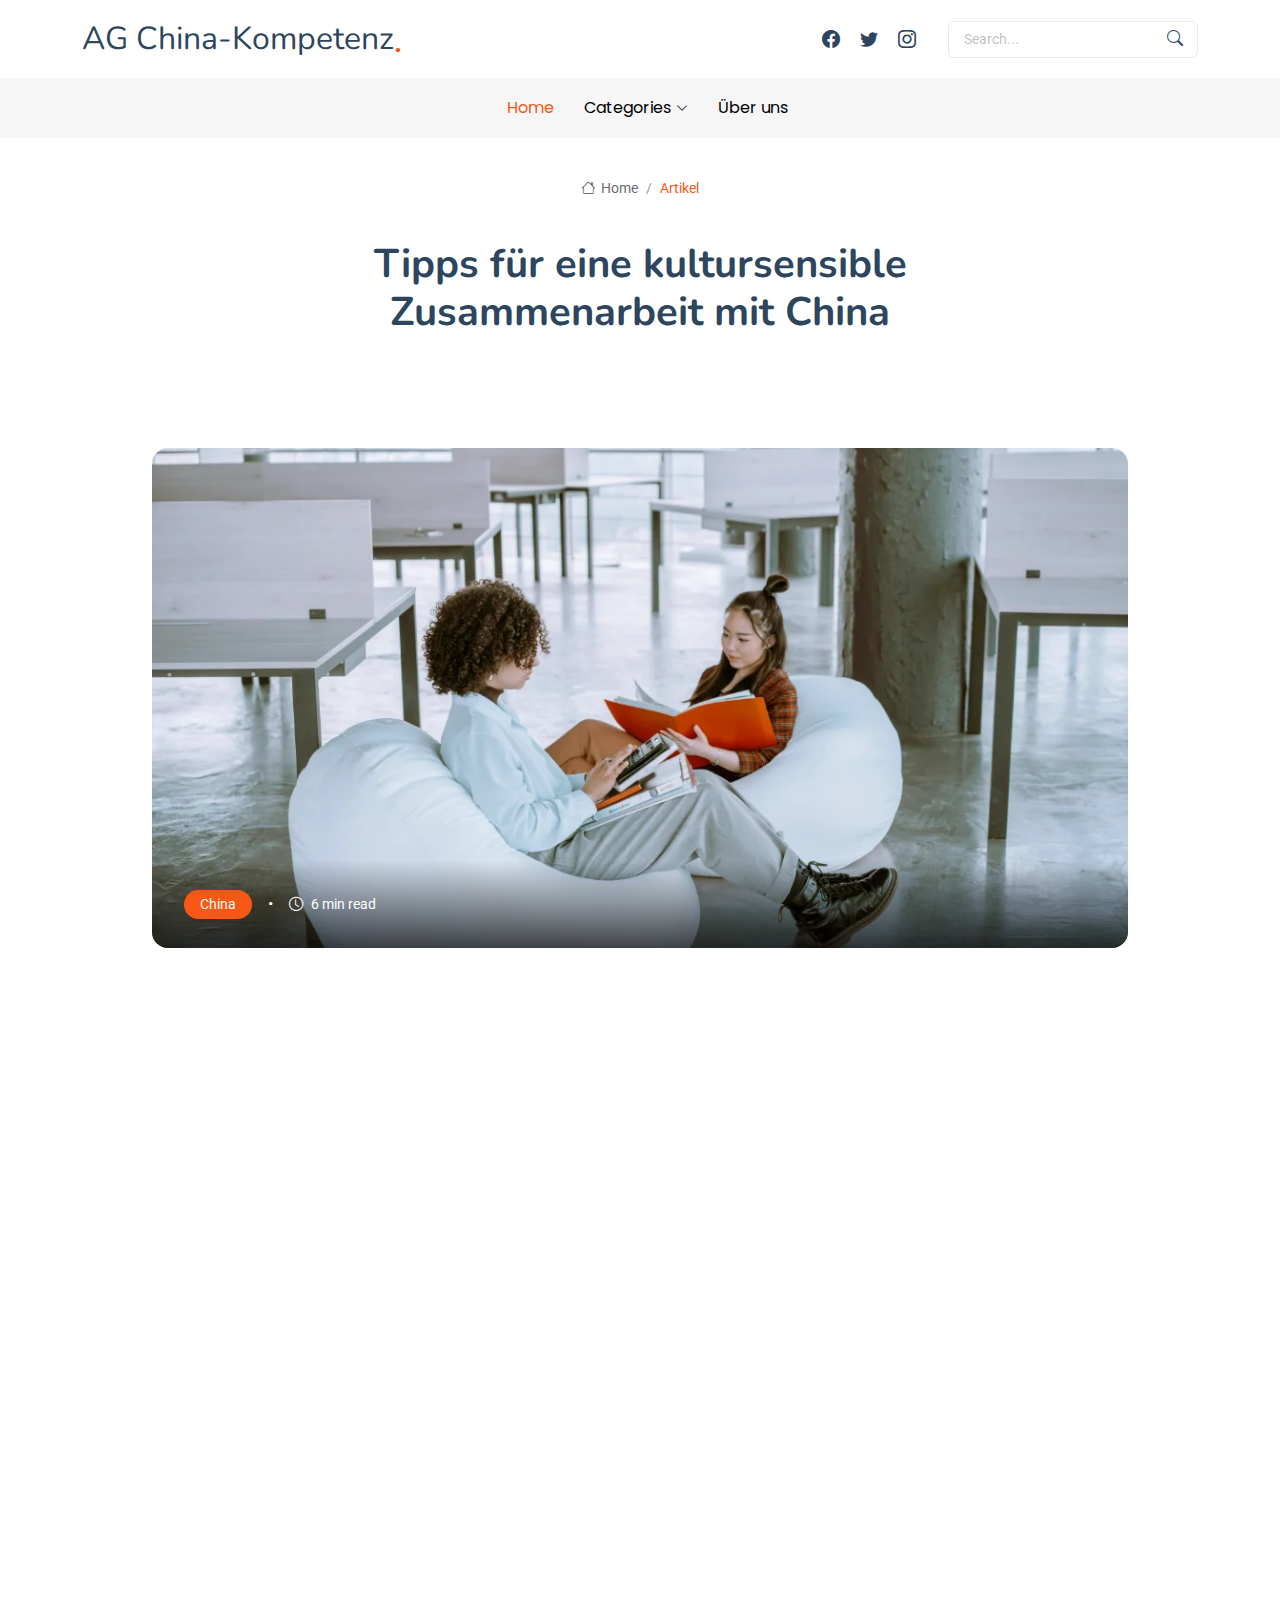
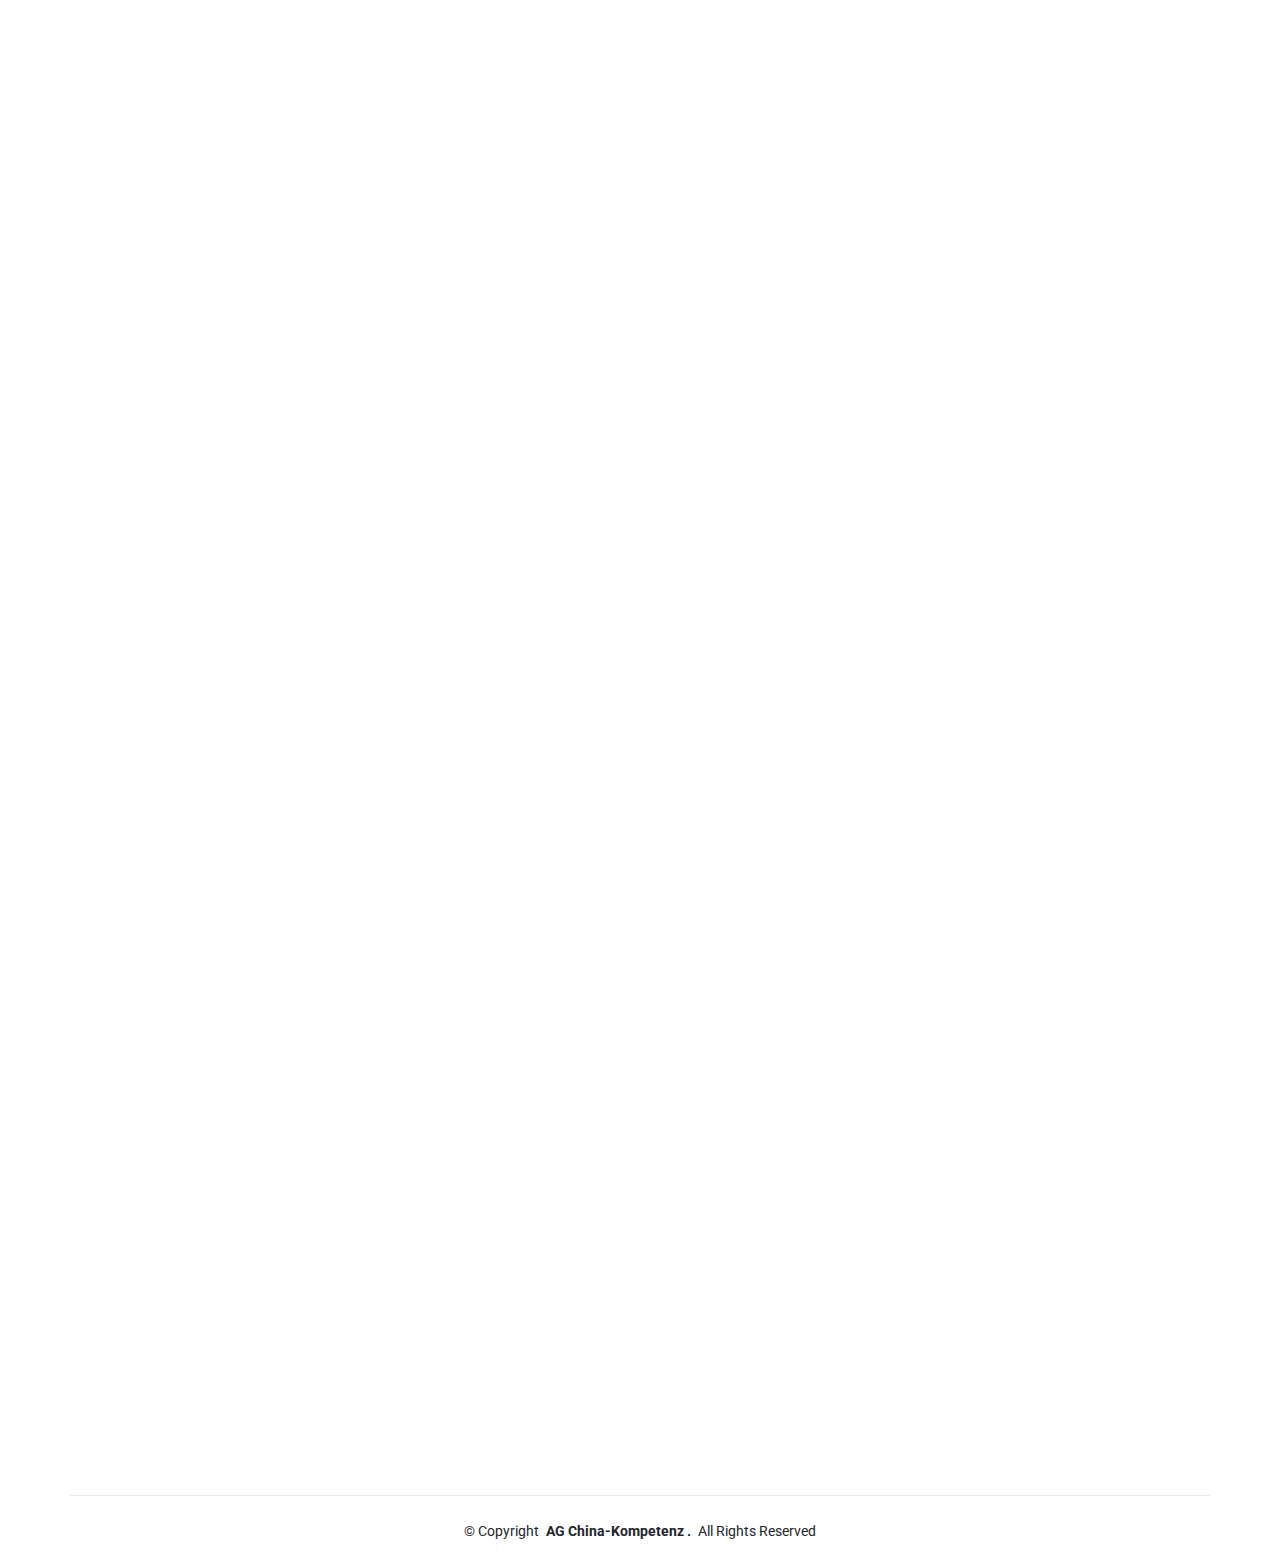
<file: article.html>
<!DOCTYPE html>
<html lang="en">

<head>
  <meta charset="utf-8">
  <meta content="width=device-width, initial-scale=1.0" name="viewport">
  <title>AG China-Kompetenz </title>
  <meta name="description" content="">
  <meta name="keywords" content="">

  <!-- Favicons -->
  <link href="assets/img/favicon.png" rel="icon">
  <link href="assets/img/apple-touch-icon.png" rel="apple-touch-icon">

  <!-- Fonts -->
  <link href="https://fonts.googleapis.com" rel="preconnect">
  <link href="https://fonts.gstatic.com" rel="preconnect" crossorigin>
  <link href="https://fonts.googleapis.com/css2?family=Roboto:ital,wght@0,100;0,300;0,400;0,500;0,700;0,900;1,100;1,300;1,400;1,500;1,700;1,900&family=Poppins:ital,wght@0,100;0,200;0,300;0,400;0,500;0,600;0,700;0,800;0,900;1,100;1,200;1,300;1,400;1,500;1,600;1,700;1,800;1,900&family=Nunito:ital,wght@0,200;0,300;0,400;0,500;0,600;0,700;0,800;0,900;1,200;1,300;1,400;1,500;1,600;1,700;1,800;1,900&display=swap" rel="stylesheet">

  <!-- Vendor CSS Files -->
  <link href="assets/vendor/bootstrap/css/bootstrap.min.css" rel="stylesheet">
  <link href="assets/vendor/bootstrap-icons/bootstrap-icons.css" rel="stylesheet">
  <link href="assets/vendor/aos/aos.css" rel="stylesheet">
  <link href="assets/vendor/swiper/swiper-bundle.min.css" rel="stylesheet">
  <link href="assets/vendor/glightbox/css/glightbox.min.css" rel="stylesheet">

  <!-- Main CSS File -->
  <link href="assets/css/main.css" rel="stylesheet">

 
</head>

<body class="index-page">

  <header id="header" class="header position-relative">
    <div class="container-fluid container-xl position-relative">

      <div class="top-row d-flex align-items-center justify-content-between">
        <a href="index.html" class="logo d-flex align-items-end">
          <!-- Uncomment the line below if you also wish to use an image logo -->
          <!-- <img src="assets/img/logo.webp" alt=""> -->
          <h1 class="sitename">AG China-Kompetenz</h1><span>.</span>
        </a>

        <div class="d-flex align-items-center">
          <div class="social-links">
            <a href="#" class="facebook"><i class="bi bi-facebook"></i></a>
            <a href="#" class="twitter"><i class="bi bi-twitter"></i></a>
            <a href="#" class="instagram"><i class="bi bi-instagram"></i></a>
          </div>

          <form class="search-form ms-4">
            <input type="text" placeholder="Search..." class="form-control">
            <button type="submit" class="btn"><i class="bi bi-search"></i></button>
          </form>
        </div>
      </div>

    </div>

    <div class="nav-wrap">
      <div class="container d-flex justify-content-center position-relative">
        <nav id="navmenu" class="navmenu">
          <ul>
            <li><a href="index.html" class="active">Home</a></li>
            <li class="dropdown"><a href="#"><span>Categories</span> <i class="bi bi-chevron-down toggle-dropdown"></i></a>
              <ul>
                <li><a href="#">Wirtschaft</a></li>
                <li><a href="#">Marxismus</a></li>
                <li><a href="#">Nachhaltigkeit & Klimaschutz</a></li>
                <li><a href="#">Medien</a></li>
                <li><a href="#">Literatur & Kultur</a></li>
                <li><a href="#">Technologie</a></li>
                <li><a href="#">Bildung & Gesundheit</a></li>
                <li><a href="#">Rechtsstaat & Parteistaat</a></li>
                <li><a href="#">Diplomatie</a></li>
                <li><a href="#">Metafragen 1: Philosophie</a></li>
                <li><a href="#">Metafragen 2: Kooperation</a></li>
                
              </ul>
            </li>
          <li><a href="about.html">Über uns</a></li>

          </ul>
          <i class="mobile-nav-toggle d-xl-none bi bi-list"></i>
        </nav>
      </div>
    </div>

  </header>

  <main class="main">

    <!-- Page Title -->
    <div class="page-title">
      <div class="breadcrumbs">
        <nav aria-label="breadcrumb">
          <ol class="breadcrumb">
            <li class="breadcrumb-item"><a href="#"><i class="bi bi-house"></i> Home</a></li>
            <li class="breadcrumb-item active current">Artikel</li>
          </ol>
        </nav>
      </div>

      <div class="title-wrapper">
        <h1>Tipps für eine kultursensible Zusammenarbeit mit
          China</h1>
      </div>
    </div><!-- End Page Title -->

    <div class="container">
      <div class="row">

        <div class="col-lg-12">

          <!-- Blog Details Section -->
          <section id="blog-details" class="blog-details section">
            <div class="container" data-aos="fade-up">

              <article class="article">

                <div class="hero-img" data-aos="zoom-in">
                  <img src="assets/img/blog/blog-post-3.webp" alt="Featured blog image" class="img-fluid" loading="lazy">
                  <div class="meta-overlay">
                    <div class="meta-categories">
                      <a href="#" class="category">China</a>
                      <span class="divider">•</span>
                      <span class="reading-time"><i class="bi bi-clock"></i> 6 min read</span>
                    </div>
                  </div>
                </div>

                <div class="article-content" data-aos="fade-up" data-aos-delay="100">
                  <div class="content-header">
                    <div class="author-info">
                      <div class="author-details">
                        <img src="assets/img/person/person-f-8.webp" alt="Author" class="author-img">
                        <div class="info">
                          <h4>Michael Chen</h4>
                          <span class="role">Professor At Peking University China</span>
                        </div>
                      </div>
                      <div class="post-meta">
                        <span class="date"><i class="bi bi-calendar3"></i> Mar 15, 2025</span>
                        <span class="divider">•</span>
                      </div>
                    </div>
                  </div>

                  <div class="content">
  

                    <p>
                      Eine erfolgreiche Zusammenarbeit mit chinesischen Partnern erfordert ein tiefes Verständnis der kulturellen
                      Unterschiede und eine sensible Herangehensweise. In einer globalisierten Welt, in der Deutschland und China enge
                      wirtschaftliche, wissenschaftliche und kulturelle Beziehungen pflegen, ist die Fähigkeit, kultursensibel zu
                      kommunizieren und zu kooperieren, entscheidend. Unsere Arbeitsgruppe „Akademische deutsche China-
                      Kompetenz in China“ hat langjährige Erfahrung in China und teilt in diesem Artikel bewährte Praktiken, um
                      Vertrauen aufzubauen, Missverständnisse zu vermeiden und nachhaltige Partnerschaften zu fördern.
                      Ein zentraler Aspekt ist das Verständnis von Kommunikationsstilen. In China wird oft indirekte Kommunikation
                      bevorzugt, bei der Botschaften durch Kontext und nonverbale Signale vermittelt werden. Deutsche Partner
                      hingegen neigen zu direkter und expliziter Kommunikation. Ein Beispiel: Während ein deutscher Geschäftspartner
                      ein Problem offen anspricht, könnte ein chinesischer Partner es subtil andeuten, um Harmonie zu wahren. Um
                      Missverständnisse zu vermeiden, sollten deutsche Akteure lernen, zwischen den Zeilen zu lesen, und chinesische
                      Partner ermutigen, ihre Anliegen klarer zu formulieren. Regelmäßige Reflexion und Feedback-Schleifen können
                      helfen, beide Stile zu harmonisieren.
                      Ein weiterer wichtiger Punkt ist die Bedeutung von Hierarchien und Respekt. In der chinesischen Kultur spielen
                      Respekt gegenüber Autoritätspersonen und die Einhaltung von Hierarchien eine große Rolle. Dies zeigt sich in
                      Meetings, wo Entscheidungen oft von der ranghöchsten Person getroffen werden. Deutsche Teams, die eher auf
                      flache Hierarchien setzen, sollten sich dessen bewusst sein und beispielsweise sicherstellen, dass ranghohe
                      Vertreter anwesend sind, wenn strategische Entscheidungen getroffen werden. Gleichzeitig können sie durch
                      offene Diskussionen eine Kultur des Austauschs fördern, die beide Seiten bereichert.
                      Kulturelle Werte wie „Guanxi“ – das Netzwerk persönlicher Beziehungen – sind ebenfalls entscheidend. In China ist
                      der Aufbau von Vertrauen durch persönliche Beziehungen oft wichtiger als formelle Verträge. Deutsche Partner
                      können dies nutzen, indem sie Zeit in informelle Treffen, gemeinsame Mahlzeiten oder kulturelle Aktivitäten
                      investieren. Ein Beispiel aus der Praxis: Ein deutsches Unternehmen, das eine Partnerschaft mit einer chinesischen
                      Universität anstrebte, organisierte einen gemeinsamen Workshop mit kulturellen Elementen wie Kalligrafie. Dies
                      stärkte die Beziehung und erleichterte spätere Verhandlungen.
                      Besonders in den Bereichen Wissenschaft und Bildung, in denen viele unserer Mitglieder tätig sind, ist
                      kultursensible Zusammenarbeit essenziell. Austauschprogramme, wie die von unserer Arbeitsgruppe unterstützten
                      Konferenzen, bieten Plattformen, um kulturelle Unterschiede zu verstehen und gemeinsame Ziele zu definieren. Ein
                      Beispiel ist die Zusammenarbeit zwischen einer deutschen und einer chinesischen Universität, die ein
                      gemeinsames Forschungsprojekt zur Künstlichen Intelligenz startete. Durch regelmäßige virtuelle Treffen und
                      gegenseitige Besuche konnten beide Seiten ihre Arbeitsweisen anpassen und eine erfolgreiche Partnerschaft
                      aufbauen.
                      Ein häufiges Hindernis ist das unterschiedliche Verständnis von Zeit und Planung. Während deutsche Partner oft
                      auf strikte Zeitpläne und Deadlines setzen, ist in China eine flexiblere Herangehensweise üblich. Dies kann zu
                      Frustrationen führen, wenn Projekte nicht im erwarteten Tempo voranschreiten. Unsere Empfehlung: Klare
                      Kommunikation von Erwartungen und Meilensteinen, gepaart mit Geduld und Flexibilität, hilft, beide Ansätze zu
                      vereinen. Ein deutscher Professor, der mit einer chinesischen Universität zusammenarbeitete, berichtete, dass die
                      Einigung auf Zwischenziele die Zusammenarbeit deutlich verbesserte.
                      Abschließend ist es wichtig, Vorurteile abzubauen und offen für Lernen zu sein. Beide Seiten – deutsche und
                      chinesische – bringen einzigartige Perspektiven und Stärken in die Zusammenarbeit ein. Unsere Arbeitsgruppe
                      setzt sich dafür ein, durch Beratung, Workshops und Netzwerke eine kultursensible Kooperation zu fördern. Wir
                      sind überzeugt, dass eine respektvolle und zukunftsorientierte Partnerschaft nicht nur die bilateralen Beziehungen
                      stärkt, sondern auch globale Herausforderungen wie Klimawandel und Innovation angeht. Möchten Sie Ihre
                      Zusammenarbeit mit China verbessern? Kontaktieren Sie uns über unsere Kontaktseite!                    </p>
              
                  </div>

                  <div class="meta-bottom">

                    <div class="share-section">
                      <h4>Share Article</h4>
                      <div class="social-links">
                        <a href="#" class="twitter"><i class="bi bi-twitter-x"></i></a>
                        <a href="#" class="facebook"><i class="bi bi-facebook"></i></a>
                        <a href="#" class="linkedin"><i class="bi bi-linkedin"></i></a>
                        <a href="#" class="copy-link" title="Copy Link"><i class="bi bi-link-45deg"></i></a>
                      </div>
                    </div>
                  </div>
                </div>

              </article>

            </div>
          </section><!-- /Blog Details Section -->

          <!-- Blog Author Section -->
          <section id="blog-author" class="blog-author section">

            <div class="container" data-aos="fade-up">
              <div class="author-box">
                <div class="row align-items-center">
                  <div class="col-lg-3 col-md-4 text-center">
                    <img src="assets/img/person/person-f-8.webp" class="author-img rounded-circle" alt="" loading="lazy">

                    <div class="author-social-links mt-3">
                      <a href="https://linkedin.com/#" class="linkedin"><i class="bi bi-linkedin"></i></a>
                      <a href="https://facebook.com/#" class="facebook"><i class="bi bi-facebook"></i></a>
                      <a href="https://instagram.com/#" class="instagram"><i class="bi bi-instagram"></i></a>
                    </div>
                  </div>

                  <div class="col-lg-9 col-md-8">
                    <div class="author-content">
                      <h3 class="author-name">Michael Chen</h3>
                      <span class="author-title">Professor At Peking University China</span>

                      <div class="author-bio mt-3">
                        Sed ut perspiciatis unde omnis iste natus error sit voluptatem accusantium doloremque laudantium. Passionate about creating content that bridges the gap between developers and end-users.
                      </div>

                      <div class="author-website mt-3">
                        <a href="#" class="more-posts">
                          Read More from Michael Chen <i class="bi bi-arrow-right"></i>
                        </a>
                      </div>
                    </div>
                  </div>
                </div>
              </div>
            </div>

          </section><!-- /Blog Author Section -->

          
        </div>

            

      </div>
    </div>

  </main>

  <footer id="footer" class="footer">

    <div class="container copyright text-center mt-4">
      <p>© <span>Copyright</span> <strong class="px-1 sitename">AG China-Kompetenz
        .</strong> <span>All Rights Reserved</span></p>
    </div>

  </footer>

  <!-- Scroll Top -->
  <a href="#" id="scroll-top" class="scroll-top d-flex align-items-center justify-content-center"><i class="bi bi-arrow-up-short"></i></a>

  <!-- Preloader -->
  <div id="preloader"></div>

  <!-- Vendor JS Files -->
  <script src="assets/vendor/bootstrap/js/bootstrap.bundle.min.js"></script>
  <script src="assets/vendor/php-email-form/validate.js"></script>
  <script src="assets/vendor/aos/aos.js"></script>
  <script src="assets/vendor/swiper/swiper-bundle.min.js"></script>
  <script src="assets/vendor/purecounter/purecounter_vanilla.js"></script>
  <script src="assets/vendor/glightbox/js/glightbox.min.js"></script>

  <!-- Main JS File -->
  <script src="assets/js/main.js"></script>

</body>

</html>
</file>
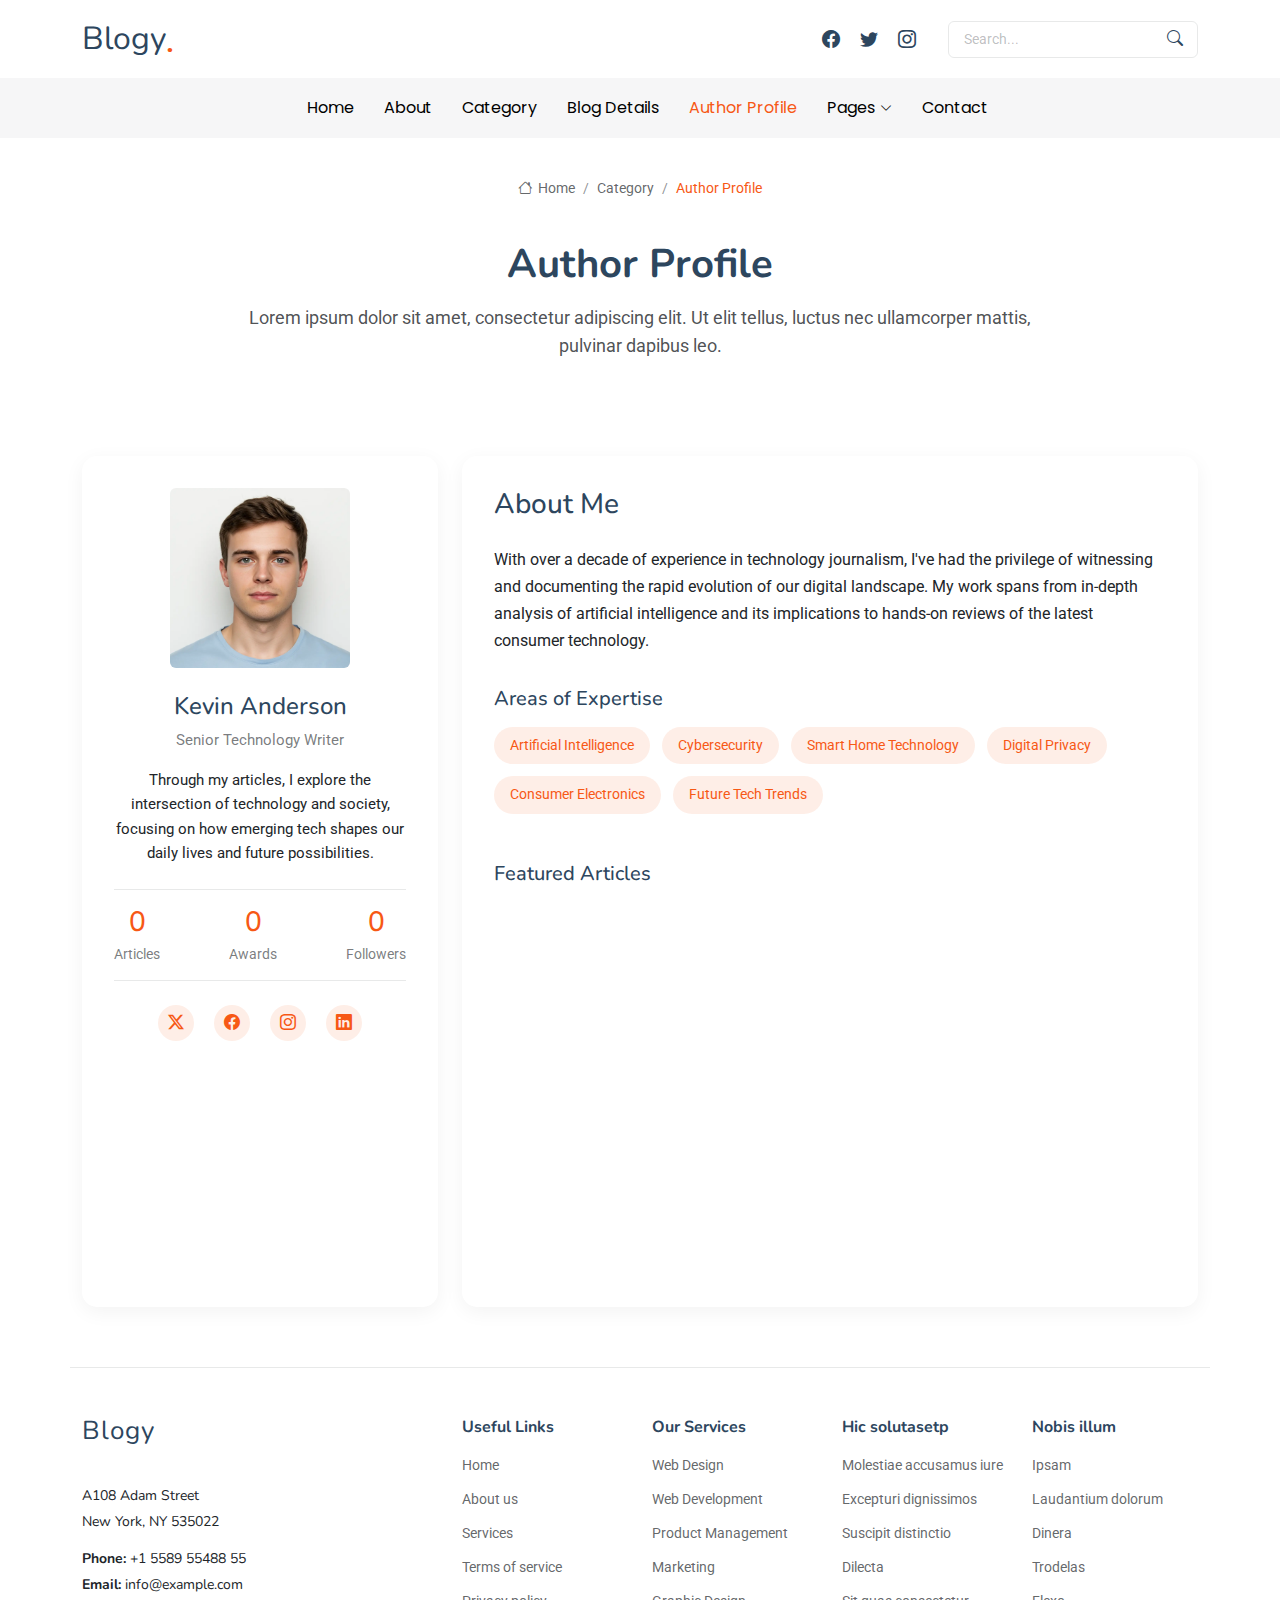
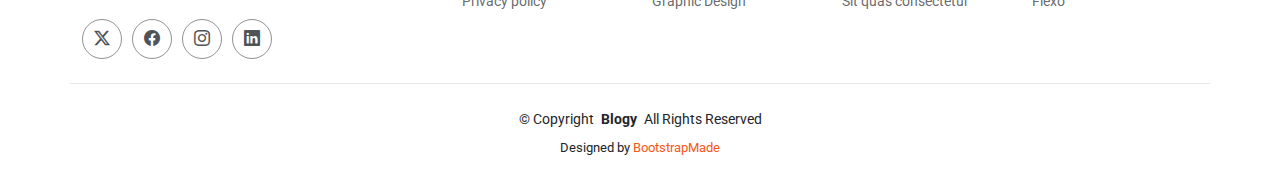
<file: author-profile.html>
<!DOCTYPE html>
<html lang="en">

<head>
  <meta charset="utf-8">
  <meta content="width=device-width, initial-scale=1.0" name="viewport">
  <title>Author Profile - Blogy Bootstrap Template</title>
  <meta name="description" content="">
  <meta name="keywords" content="">

  <!-- Favicons -->
  <link href="assets/img/favicon.png" rel="icon">
  <link href="assets/img/apple-touch-icon.png" rel="apple-touch-icon">

  <!-- Fonts -->
  <link href="https://fonts.googleapis.com" rel="preconnect">
  <link href="https://fonts.gstatic.com" rel="preconnect" crossorigin>
  <link href="https://fonts.googleapis.com/css2?family=Roboto:ital,wght@0,100;0,300;0,400;0,500;0,700;0,900;1,100;1,300;1,400;1,500;1,700;1,900&family=Poppins:ital,wght@0,100;0,200;0,300;0,400;0,500;0,600;0,700;0,800;0,900;1,100;1,200;1,300;1,400;1,500;1,600;1,700;1,800;1,900&family=Nunito:ital,wght@0,200;0,300;0,400;0,500;0,600;0,700;0,800;0,900;1,200;1,300;1,400;1,500;1,600;1,700;1,800;1,900&display=swap" rel="stylesheet">

  <!-- Vendor CSS Files -->
  <link href="assets/vendor/bootstrap/css/bootstrap.min.css" rel="stylesheet">
  <link href="assets/vendor/bootstrap-icons/bootstrap-icons.css" rel="stylesheet">
  <link href="assets/vendor/aos/aos.css" rel="stylesheet">
  <link href="assets/vendor/swiper/swiper-bundle.min.css" rel="stylesheet">
  <link href="assets/vendor/glightbox/css/glightbox.min.css" rel="stylesheet">

  <!-- Main CSS File -->
  <link href="assets/css/main.css" rel="stylesheet">

  <!-- =======================================================
  * Template Name: Blogy
  * Template URL: https://bootstrapmade.com/blogy-bootstrap-blog-template/
  * Updated: Feb 22 2025 with Bootstrap v5.3.3
  * Author: BootstrapMade.com
  * License: https://bootstrapmade.com/license/
  ======================================================== -->
</head>

<body class="author-profile-page">

  <header id="header" class="header position-relative">
    <div class="container-fluid container-xl position-relative">

      <div class="top-row d-flex align-items-center justify-content-between">
        <a href="index.html" class="logo d-flex align-items-end">
          <!-- Uncomment the line below if you also wish to use an image logo -->
          <!-- <img src="assets/img/logo.webp" alt=""> -->
          <h1 class="sitename">Blogy</h1><span>.</span>
        </a>

        <div class="d-flex align-items-center">
          <div class="social-links">
            <a href="#" class="facebook"><i class="bi bi-facebook"></i></a>
            <a href="#" class="twitter"><i class="bi bi-twitter"></i></a>
            <a href="#" class="instagram"><i class="bi bi-instagram"></i></a>
          </div>

          <form class="search-form ms-4">
            <input type="text" placeholder="Search..." class="form-control">
            <button type="submit" class="btn"><i class="bi bi-search"></i></button>
          </form>
        </div>
      </div>

    </div>

    <div class="nav-wrap">
      <div class="container d-flex justify-content-center position-relative">
        <nav id="navmenu" class="navmenu">
          <ul>
            <li><a href="index.html">Home</a></li>
            <li><a href="about.html">About</a></li>
            <li><a href="category.html">Category</a></li>
            <li><a href="blog-details.html">Blog Details</a></li>
            <li><a href="author-profile.html" class="active">Author Profile</a></li>
            <li class="dropdown"><a href="#"><span>Pages</span> <i class="bi bi-chevron-down toggle-dropdown"></i></a>
              <ul>
                <li><a href="about.html">About</a></li>
                <li><a href="category.html">Category</a></li>
                <li><a href="blog-details.html">Blog Details</a></li>
                <li><a href="author-profile.html" class="active">Author Profile</a></li>
                <li><a href="search-results.html">Search Results</a></li>
                <li><a href="404.html">404 Not Found Page</a></li>

                <li class="dropdown"><a href="#"><span>Deep Dropdown</span> <i class="bi bi-chevron-down toggle-dropdown"></i></a>
                  <ul>
                    <li><a href="#">Deep Dropdown 1</a></li>
                    <li><a href="#">Deep Dropdown 2</a></li>
                    <li><a href="#">Deep Dropdown 3</a></li>
                    <li><a href="#">Deep Dropdown 4</a></li>
                    <li><a href="#">Deep Dropdown 5</a></li>
                  </ul>
                </li>
              </ul>
            </li>
            <li><a href="contact.html">Contact</a></li>
          </ul>
          <i class="mobile-nav-toggle d-xl-none bi bi-list"></i>
        </nav>
      </div>
    </div>

  </header>

  <main class="main">

    <!-- Page Title -->
    <div class="page-title">
      <div class="breadcrumbs">
        <nav aria-label="breadcrumb">
          <ol class="breadcrumb">
            <li class="breadcrumb-item"><a href="#"><i class="bi bi-house"></i> Home</a></li>
            <li class="breadcrumb-item"><a href="#">Category</a></li>
            <li class="breadcrumb-item active current">Author Profile</li>
          </ol>
        </nav>
      </div>

      <div class="title-wrapper">
        <h1>Author Profile</h1>
        <p>Lorem ipsum dolor sit amet, consectetur adipiscing elit. Ut elit tellus, luctus nec ullamcorper mattis, pulvinar dapibus leo.</p>
      </div>
    </div><!-- End Page Title -->

    <!-- Author Profile Section -->
    <section id="author-profile" class="author-profile section">

      <div class="container" data-aos="fade-up" data-aos-delay="100">

        <div class="author-profile-1">

          <div class="row">
            <!-- Author Info -->
            <div class="col-lg-4 mb-4 mb-lg-0">
              <div class="author-card" data-aos="fade-up">
                <div class="author-image">
                  <img src="assets/img/person/person-m-5.webp" alt="Author" class="img-fluid rounded">
                </div>

                <div class="author-info">
                  <h2>Kevin Anderson</h2>
                  <p class="designation">Senior Technology Writer</p>

                  <div class="author-bio">
                    Through my articles, I explore the intersection of technology and society, focusing on how emerging tech shapes our daily lives and future possibilities.
                  </div>

                  <div class="author-stats d-flex justify-content-between text-center my-4">
                    <div class="stat-item">
                      <h4 data-purecounter-start="0" data-purecounter-end="147" data-purecounter-duration="1" class="purecounter"></h4>
                      <p>Articles</p>
                    </div>
                    <div class="stat-item">
                      <h4 data-purecounter-start="0" data-purecounter-end="13" data-purecounter-duration="1" class="purecounter"></h4>
                      <p>Awards</p>
                    </div>
                    <div class="stat-item">
                      <h4 data-purecounter-start="0" data-purecounter-end="25" data-purecounter-duration="1" class="purecounter">K</h4>
                      <p>Followers</p>
                    </div>
                  </div>

                  <div class="social-links">
                    <a href="#" class="twitter"><i class="bi bi-twitter-x"></i></a>
                    <a href="#" class="facebook"><i class="bi bi-facebook"></i></a>
                    <a href="#" class="instagram"><i class="bi bi-instagram"></i></a>
                    <a href="#" class="linkedin"><i class="bi bi-linkedin"></i></a>
                  </div>
                </div>
              </div>
            </div>

            <!-- Author Content -->
            <div class="col-lg-8">
              <div class="author-content" data-aos="fade-up" data-aos-delay="200">
                <div class="content-header">
                  <h3>About Me</h3>
                </div>
                <div class="content-body">
                  <p>With over a decade of experience in technology journalism, I've had the privilege of witnessing and documenting the rapid evolution of our digital landscape. My work spans from in-depth analysis of artificial intelligence and its implications to hands-on reviews of the latest consumer technology.</p>

                  <div class="expertise-areas">
                    <h4>Areas of Expertise</h4>
                    <div class="tags">
                      <span>Artificial Intelligence</span>
                      <span>Cybersecurity</span>
                      <span>Smart Home Technology</span>
                      <span>Digital Privacy</span>
                      <span>Consumer Electronics</span>
                      <span>Future Tech Trends</span>
                    </div>
                  </div>

                  <div class="featured-articles mt-5">
                    <h4>Featured Articles</h4>
                    <div class="row g-4">
                      <div class="col-md-6" data-aos="fade-up" data-aos-delay="300">
                        <article class="article-card">
                          <div class="article-img">
                            <img src="assets/img/blog/blog-post-10.webp" alt="Article" class="img-fluid">
                          </div>
                          <div class="article-details">
                            <div class="post-category">Technology</div>
                            <h5><a href="#">The Future of AI in Everyday Computing</a></h5>
                            <div class="post-meta">
                              <span><i class="bi bi-clock"></i> Jan 15, 2024</span>
                              <span><i class="bi bi-chat-dots"></i> 24 Comments</span>
                            </div>
                          </div>
                        </article>
                      </div>

                      <div class="col-md-6" data-aos="fade-up" data-aos-delay="400">
                        <article class="article-card">
                          <div class="article-img">
                            <img src="assets/img/blog/blog-post-6.webp" alt="Article" class="img-fluid">
                          </div>
                          <div class="article-details">
                            <div class="post-category">Privacy</div>
                            <h5><a href="#">Understanding Digital Privacy in 2024</a></h5>
                            <div class="post-meta">
                              <span><i class="bi bi-clock"></i> Feb 3, 2024</span>
                              <span><i class="bi bi-chat-dots"></i> 18 Comments</span>
                            </div>
                          </div>
                        </article>
                      </div>
                    </div>
                  </div>
                </div>
              </div>
            </div>

          </div>

        </div>

      </div>

    </section><!-- /Author Profile Section -->

  </main>

  <footer id="footer" class="footer">

    <div class="container footer-top">
      <div class="row gy-4">
        <div class="col-lg-4 col-md-6 footer-about">
          <a href="index.html" class="logo d-flex align-items-center">
            <span class="sitename">Blogy</span>
          </a>
          <div class="footer-contact pt-3">
            <p>A108 Adam Street</p>
            <p>New York, NY 535022</p>
            <p class="mt-3"><strong>Phone:</strong> <span>+1 5589 55488 55</span></p>
            <p><strong>Email:</strong> <span>info@example.com</span></p>
          </div>
          <div class="social-links d-flex mt-4">
            <a href=""><i class="bi bi-twitter-x"></i></a>
            <a href=""><i class="bi bi-facebook"></i></a>
            <a href=""><i class="bi bi-instagram"></i></a>
            <a href=""><i class="bi bi-linkedin"></i></a>
          </div>
        </div>

        <div class="col-lg-2 col-md-3 footer-links">
          <h4>Useful Links</h4>
          <ul>
            <li><a href="#">Home</a></li>
            <li><a href="#">About us</a></li>
            <li><a href="#">Services</a></li>
            <li><a href="#">Terms of service</a></li>
            <li><a href="#">Privacy policy</a></li>
          </ul>
        </div>

        <div class="col-lg-2 col-md-3 footer-links">
          <h4>Our Services</h4>
          <ul>
            <li><a href="#">Web Design</a></li>
            <li><a href="#">Web Development</a></li>
            <li><a href="#">Product Management</a></li>
            <li><a href="#">Marketing</a></li>
            <li><a href="#">Graphic Design</a></li>
          </ul>
        </div>

        <div class="col-lg-2 col-md-3 footer-links">
          <h4>Hic solutasetp</h4>
          <ul>
            <li><a href="#">Molestiae accusamus iure</a></li>
            <li><a href="#">Excepturi dignissimos</a></li>
            <li><a href="#">Suscipit distinctio</a></li>
            <li><a href="#">Dilecta</a></li>
            <li><a href="#">Sit quas consectetur</a></li>
          </ul>
        </div>

        <div class="col-lg-2 col-md-3 footer-links">
          <h4>Nobis illum</h4>
          <ul>
            <li><a href="#">Ipsam</a></li>
            <li><a href="#">Laudantium dolorum</a></li>
            <li><a href="#">Dinera</a></li>
            <li><a href="#">Trodelas</a></li>
            <li><a href="#">Flexo</a></li>
          </ul>
        </div>

      </div>
    </div>

    <div class="container copyright text-center mt-4">
      <p>© <span>Copyright</span> <strong class="px-1 sitename">Blogy</strong> <span>All Rights Reserved</span></p>
      <div class="credits">
        <!-- All the links in the footer should remain intact. -->
        <!-- You can delete the links only if you've purchased the pro version. -->
        <!-- Licensing information: https://bootstrapmade.com/license/ -->
        <!-- Purchase the pro version with working PHP/AJAX contact form: [buy-url] -->
        Designed by <a href="https://bootstrapmade.com/">BootstrapMade</a>
      </div>
    </div>

  </footer>

  <!-- Scroll Top -->
  <a href="#" id="scroll-top" class="scroll-top d-flex align-items-center justify-content-center"><i class="bi bi-arrow-up-short"></i></a>

  <!-- Preloader -->
  <div id="preloader"></div>

  <!-- Vendor JS Files -->
  <script src="assets/vendor/bootstrap/js/bootstrap.bundle.min.js"></script>
  <script src="assets/vendor/php-email-form/validate.js"></script>
  <script src="assets/vendor/aos/aos.js"></script>
  <script src="assets/vendor/swiper/swiper-bundle.min.js"></script>
  <script src="assets/vendor/purecounter/purecounter_vanilla.js"></script>
  <script src="assets/vendor/glightbox/js/glightbox.min.js"></script>

  <!-- Main JS File -->
  <script src="assets/js/main.js"></script>

</body>

</html>
</file>
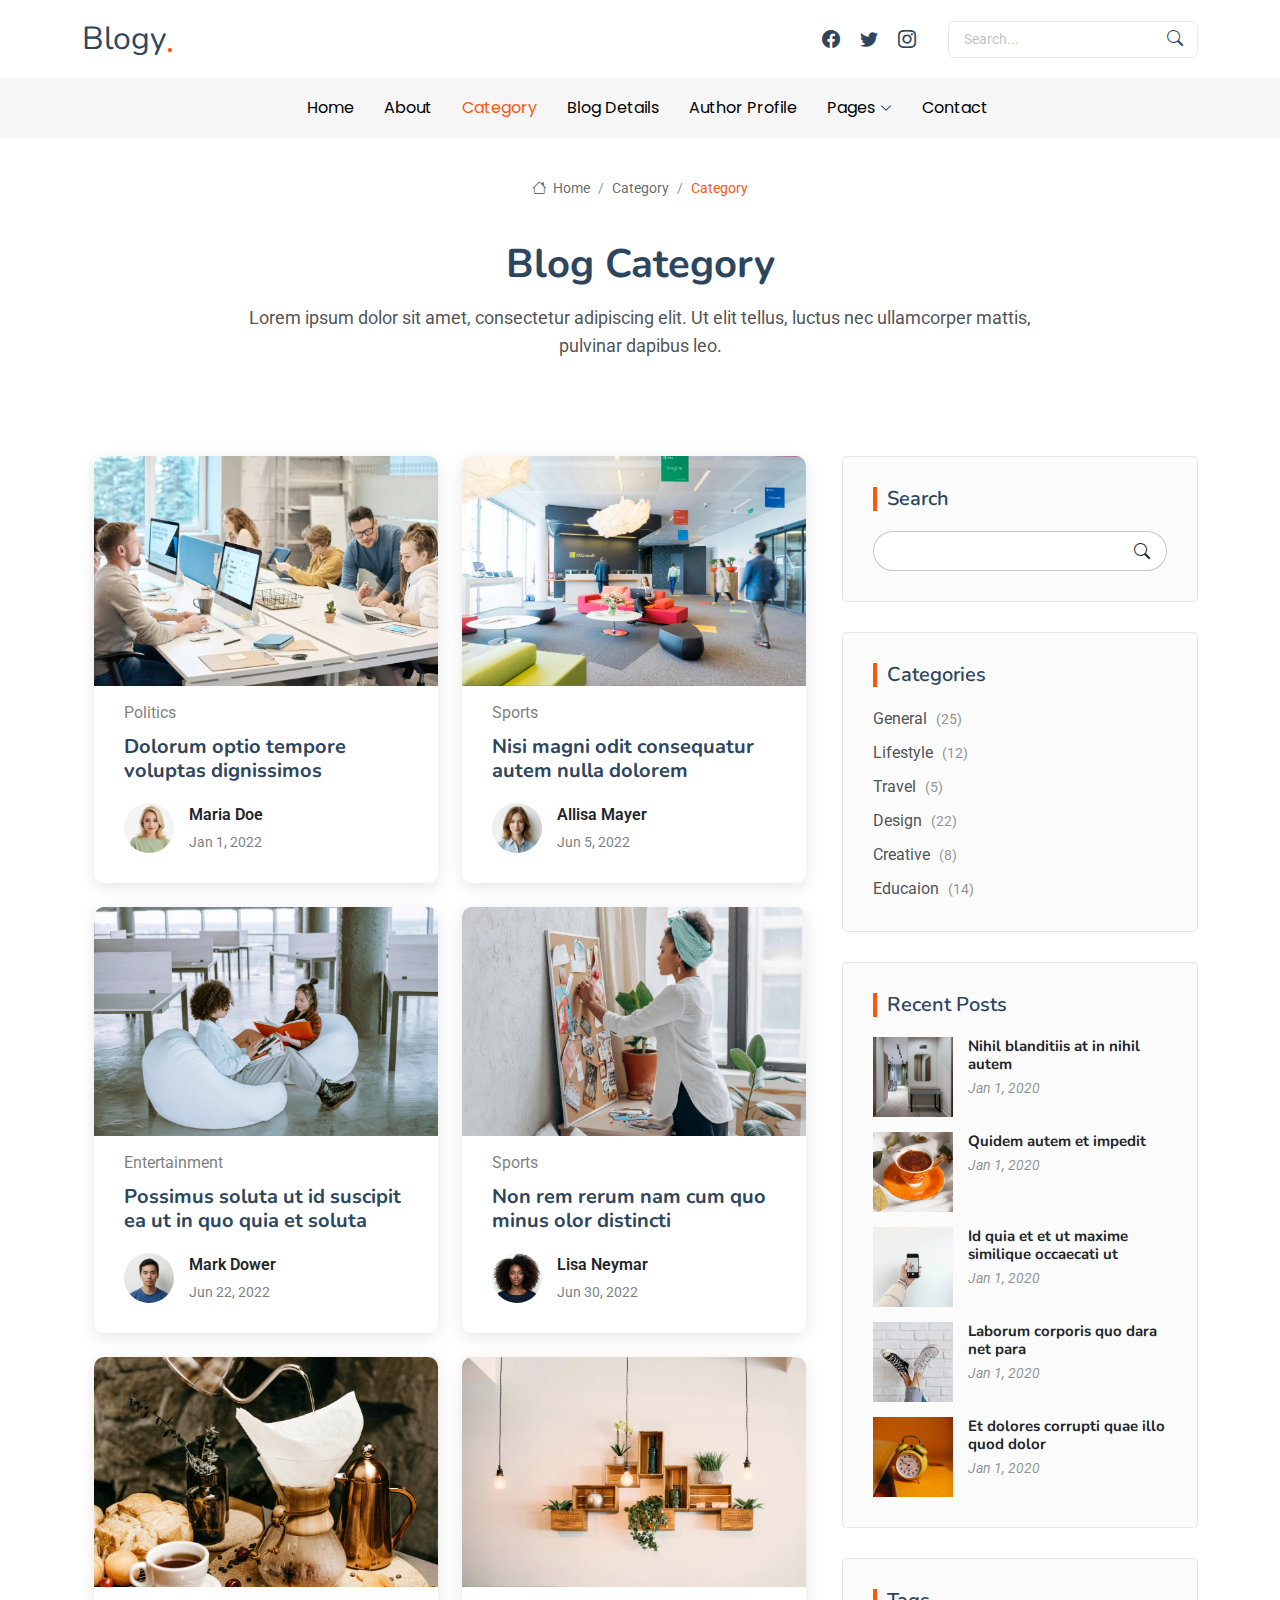
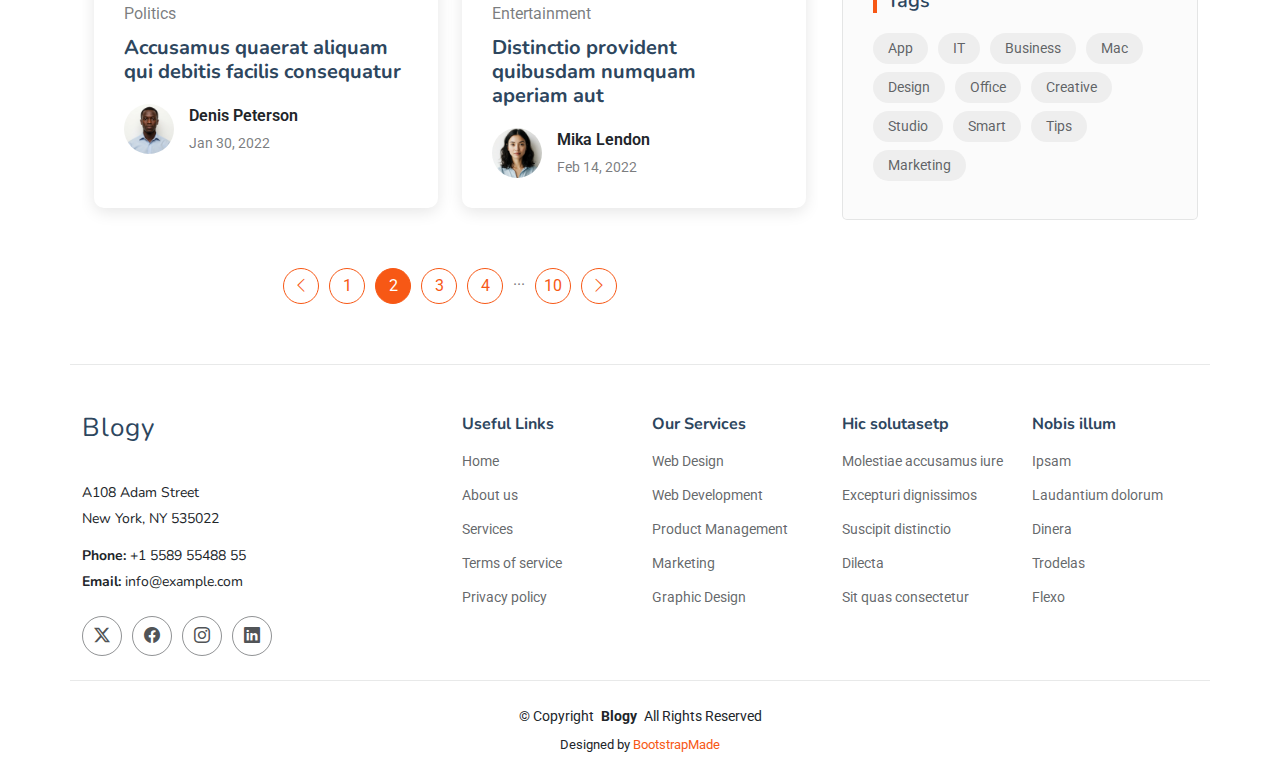
<file: category.html>
<!DOCTYPE html>
<html lang="en">

<head>
  <meta charset="utf-8">
  <meta content="width=device-width, initial-scale=1.0" name="viewport">
  <title>Category - Blogy Bootstrap Template</title>
  <meta name="description" content="">
  <meta name="keywords" content="">

  <!-- Favicons -->
  <link href="assets/img/favicon.png" rel="icon">
  <link href="assets/img/apple-touch-icon.png" rel="apple-touch-icon">

  <!-- Fonts -->
  <link href="https://fonts.googleapis.com" rel="preconnect">
  <link href="https://fonts.gstatic.com" rel="preconnect" crossorigin>
  <link href="https://fonts.googleapis.com/css2?family=Roboto:ital,wght@0,100;0,300;0,400;0,500;0,700;0,900;1,100;1,300;1,400;1,500;1,700;1,900&family=Poppins:ital,wght@0,100;0,200;0,300;0,400;0,500;0,600;0,700;0,800;0,900;1,100;1,200;1,300;1,400;1,500;1,600;1,700;1,800;1,900&family=Nunito:ital,wght@0,200;0,300;0,400;0,500;0,600;0,700;0,800;0,900;1,200;1,300;1,400;1,500;1,600;1,700;1,800;1,900&display=swap" rel="stylesheet">

  <!-- Vendor CSS Files -->
  <link href="assets/vendor/bootstrap/css/bootstrap.min.css" rel="stylesheet">
  <link href="assets/vendor/bootstrap-icons/bootstrap-icons.css" rel="stylesheet">
  <link href="assets/vendor/aos/aos.css" rel="stylesheet">
  <link href="assets/vendor/swiper/swiper-bundle.min.css" rel="stylesheet">
  <link href="assets/vendor/glightbox/css/glightbox.min.css" rel="stylesheet">

  <!-- Main CSS File -->
  <link href="assets/css/main.css" rel="stylesheet">

  <!-- =======================================================
  * Template Name: Blogy
  * Template URL: https://bootstrapmade.com/blogy-bootstrap-blog-template/
  * Updated: Feb 22 2025 with Bootstrap v5.3.3
  * Author: BootstrapMade.com
  * License: https://bootstrapmade.com/license/
  ======================================================== -->
</head>

<body class="category-page">

  <header id="header" class="header position-relative">
    <div class="container-fluid container-xl position-relative">

      <div class="top-row d-flex align-items-center justify-content-between">
        <a href="index.html" class="logo d-flex align-items-end">
          <!-- Uncomment the line below if you also wish to use an image logo -->
          <!-- <img src="assets/img/logo.webp" alt=""> -->
          <h1 class="sitename">Blogy</h1><span>.</span>
        </a>

        <div class="d-flex align-items-center">
          <div class="social-links">
            <a href="#" class="facebook"><i class="bi bi-facebook"></i></a>
            <a href="#" class="twitter"><i class="bi bi-twitter"></i></a>
            <a href="#" class="instagram"><i class="bi bi-instagram"></i></a>
          </div>

          <form class="search-form ms-4">
            <input type="text" placeholder="Search..." class="form-control">
            <button type="submit" class="btn"><i class="bi bi-search"></i></button>
          </form>
        </div>
      </div>

    </div>

    <div class="nav-wrap">
      <div class="container d-flex justify-content-center position-relative">
        <nav id="navmenu" class="navmenu">
          <ul>
            <li><a href="index.html">Home</a></li>
            <li><a href="about.html">About</a></li>
            <li><a href="category.html" class="active">Category</a></li>
            <li><a href="blog-details.html">Blog Details</a></li>
            <li><a href="author-profile.html">Author Profile</a></li>
            <li class="dropdown"><a href="#"><span>Pages</span> <i class="bi bi-chevron-down toggle-dropdown"></i></a>
              <ul>
                <li><a href="about.html">About</a></li>
                <li><a href="category.html" class="active">Category</a></li>
                <li><a href="blog-details.html">Blog Details</a></li>
                <li><a href="author-profile.html">Author Profile</a></li>
                <li><a href="search-results.html">Search Results</a></li>
                <li><a href="404.html">404 Not Found Page</a></li>

                <li class="dropdown"><a href="#"><span>Deep Dropdown</span> <i class="bi bi-chevron-down toggle-dropdown"></i></a>
                  <ul>
                    <li><a href="#">Deep Dropdown 1</a></li>
                    <li><a href="#">Deep Dropdown 2</a></li>
                    <li><a href="#">Deep Dropdown 3</a></li>
                    <li><a href="#">Deep Dropdown 4</a></li>
                    <li><a href="#">Deep Dropdown 5</a></li>
                  </ul>
                </li>
              </ul>
            </li>
            <li><a href="contact.html">Contact</a></li>
          </ul>
          <i class="mobile-nav-toggle d-xl-none bi bi-list"></i>
        </nav>
      </div>
    </div>

  </header>

  <main class="main">

    <!-- Page Title -->
    <div class="page-title position-relative">
      <div class="breadcrumbs">
        <nav aria-label="breadcrumb">
          <ol class="breadcrumb">
            <li class="breadcrumb-item"><a href="#"><i class="bi bi-house"></i> Home</a></li>
            <li class="breadcrumb-item"><a href="#">Category</a></li>
            <li class="breadcrumb-item active current">Category</li>
          </ol>
        </nav>
      </div>

      <div class="title-wrapper">
        <h1>Blog Category</h1>
        <p>Lorem ipsum dolor sit amet, consectetur adipiscing elit. Ut elit tellus, luctus nec ullamcorper mattis, pulvinar dapibus leo.</p>
      </div>
    </div><!-- End Page Title -->

    <div class="container">
      <div class="row">

        <div class="col-lg-8">

          <!-- Category Postst Section -->
          <section id="category-postst" class="category-postst section">

            <div class="container" data-aos="fade-up" data-aos-delay="100">
              <div class="row gy-4">

                <div class="col-lg-6">
                  <article>

                    <div class="post-img">
                      <img src="assets/img/blog/blog-post-1.webp" alt="" class="img-fluid">
                    </div>

                    <p class="post-category">Politics</p>

                    <h2 class="title">
                      <a href="blog-details.html">Dolorum optio tempore voluptas dignissimos</a>
                    </h2>

                    <div class="d-flex align-items-center">
                      <img src="assets/img/person/person-f-12.webp" alt="" class="img-fluid post-author-img flex-shrink-0">
                      <div class="post-meta">
                        <p class="post-author">Maria Doe</p>
                        <p class="post-date">
                          <time datetime="2022-01-01">Jan 1, 2022</time>
                        </p>
                      </div>
                    </div>

                  </article>
                </div><!-- End post list item -->

                <div class="col-lg-6">
                  <article>

                    <div class="post-img">
                      <img src="assets/img/blog/blog-post-2.webp" alt="" class="img-fluid">
                    </div>

                    <p class="post-category">Sports</p>

                    <h2 class="title">
                      <a href="blog-details.html">Nisi magni odit consequatur autem nulla dolorem</a>
                    </h2>

                    <div class="d-flex align-items-center">
                      <img src="assets/img/person/person-f-13.webp" alt="" class="img-fluid post-author-img flex-shrink-0">
                      <div class="post-meta">
                        <p class="post-author">Allisa Mayer</p>
                        <p class="post-date">
                          <time datetime="2022-01-01">Jun 5, 2022</time>
                        </p>
                      </div>
                    </div>

                  </article>
                </div><!-- End post list item -->

                <div class="col-lg-6">
                  <article>

                    <div class="post-img">
                      <img src="assets/img/blog/blog-post-3.webp" alt="" class="img-fluid">
                    </div>

                    <p class="post-category">Entertainment</p>

                    <h2 class="title">
                      <a href="blog-details.html">Possimus soluta ut id suscipit ea ut in quo quia et soluta</a>
                    </h2>

                    <div class="d-flex align-items-center">
                      <img src="assets/img/person/person-m-10.webp" alt="" class="img-fluid post-author-img flex-shrink-0">
                      <div class="post-meta">
                        <p class="post-author">Mark Dower</p>
                        <p class="post-date">
                          <time datetime="2022-01-01">Jun 22, 2022</time>
                        </p>
                      </div>
                    </div>

                  </article>
                </div><!-- End post list item -->

                <div class="col-lg-6">
                  <article>

                    <div class="post-img">
                      <img src="assets/img/blog/blog-post-4.webp" alt="" class="img-fluid">
                    </div>

                    <p class="post-category">Sports</p>

                    <h2 class="title">
                      <a href="blog-details.html">Non rem rerum nam cum quo minus olor distincti</a>
                    </h2>

                    <div class="d-flex align-items-center">
                      <img src="assets/img/person/person-f-14.webp" alt="" class="img-fluid post-author-img flex-shrink-0">
                      <div class="post-meta">
                        <p class="post-author">Lisa Neymar</p>
                        <p class="post-date">
                          <time datetime="2022-01-01">Jun 30, 2022</time>
                        </p>
                      </div>
                    </div>

                  </article>
                </div><!-- End post list item -->

                <div class="col-lg-6">
                  <article>

                    <div class="post-img">
                      <img src="assets/img/blog/blog-post-5.webp" alt="" class="img-fluid">
                    </div>

                    <p class="post-category">Politics</p>

                    <h2 class="title">
                      <a href="blog-details.html">Accusamus quaerat aliquam qui debitis facilis consequatur</a>
                    </h2>

                    <div class="d-flex align-items-center">
                      <img src="assets/img/person/person-m-11.webp" alt="" class="img-fluid post-author-img flex-shrink-0">
                      <div class="post-meta">
                        <p class="post-author">Denis Peterson</p>
                        <p class="post-date">
                          <time datetime="2022-01-01">Jan 30, 2022</time>
                        </p>
                      </div>
                    </div>

                  </article>
                </div><!-- End post list item -->

                <div class="col-lg-6">
                  <article>

                    <div class="post-img">
                      <img src="assets/img/blog/blog-post-6.webp" alt="" class="img-fluid">
                    </div>

                    <p class="post-category">Entertainment</p>

                    <h2 class="title">
                      <a href="blog-details.html">Distinctio provident quibusdam numquam aperiam aut</a>
                    </h2>

                    <div class="d-flex align-items-center">
                      <img src="assets/img/person/person-f-15.webp" alt="" class="img-fluid post-author-img flex-shrink-0">
                      <div class="post-meta">
                        <p class="post-author">Mika Lendon</p>
                        <p class="post-date">
                          <time datetime="2022-01-01">Feb 14, 2022</time>
                        </p>
                      </div>
                    </div>

                  </article>
                </div><!-- End post list item -->

              </div>
            </div>

          </section><!-- /Category Postst Section -->

          <!-- Pagination 2 Section -->
          <section id="pagination-2" class="pagination-2 section">

            <div class="container">
              <div class="d-flex justify-content-center">
                <ul>
                  <li><a href="#"><i class="bi bi-chevron-left"></i></a></li>
                  <li><a href="#">1</a></li>
                  <li><a href="#" class="active">2</a></li>
                  <li><a href="#">3</a></li>
                  <li><a href="#">4</a></li>
                  <li>...</li>
                  <li><a href="#">10</a></li>
                  <li><a href="#"><i class="bi bi-chevron-right"></i></a></li>
                </ul>
              </div>
            </div>

          </section><!-- /Pagination 2 Section -->

        </div>

        <div class="col-lg-4 sidebar">

          <div class="widgets-container" data-aos="fade-up" data-aos-delay="200">

            <!-- Search Widget -->
            <div class="search-widget widget-item">

              <h3 class="widget-title">Search</h3>
              <form action="">
                <input type="text">
                <button type="submit" title="Search"><i class="bi bi-search"></i></button>
              </form>

            </div><!--/Search Widget -->

            <!-- Categories Widget -->
            <div class="categories-widget widget-item">

              <h3 class="widget-title">Categories</h3>
              <ul class="mt-3">
                <li><a href="#">General <span>(25)</span></a></li>
                <li><a href="#">Lifestyle <span>(12)</span></a></li>
                <li><a href="#">Travel <span>(5)</span></a></li>
                <li><a href="#">Design <span>(22)</span></a></li>
                <li><a href="#">Creative <span>(8)</span></a></li>
                <li><a href="#">Educaion <span>(14)</span></a></li>
              </ul>

            </div><!--/Categories Widget -->

            <!-- Recent Posts Widget -->
            <div class="recent-posts-widget widget-item">

              <h3 class="widget-title">Recent Posts</h3>

              <div class="post-item">
                <img src="assets/img/blog/blog-post-square-1.webp" alt="" class="flex-shrink-0">
                <div>
                  <h4><a href="blog-details.html">Nihil blanditiis at in nihil autem</a></h4>
                  <time datetime="2020-01-01">Jan 1, 2020</time>
                </div>
              </div><!-- End recent post item-->

              <div class="post-item">
                <img src="assets/img/blog/blog-post-square-2.webp" alt="" class="flex-shrink-0">
                <div>
                  <h4><a href="blog-details.html">Quidem autem et impedit</a></h4>
                  <time datetime="2020-01-01">Jan 1, 2020</time>
                </div>
              </div><!-- End recent post item-->

              <div class="post-item">
                <img src="assets/img/blog/blog-post-square-3.webp" alt="" class="flex-shrink-0">
                <div>
                  <h4><a href="blog-details.html">Id quia et et ut maxime similique occaecati ut</a></h4>
                  <time datetime="2020-01-01">Jan 1, 2020</time>
                </div>
              </div><!-- End recent post item-->

              <div class="post-item">
                <img src="assets/img/blog/blog-post-square-4.webp" alt="" class="flex-shrink-0">
                <div>
                  <h4><a href="blog-details.html">Laborum corporis quo dara net para</a></h4>
                  <time datetime="2020-01-01">Jan 1, 2020</time>
                </div>
              </div><!-- End recent post item-->

              <div class="post-item">
                <img src="assets/img/blog/blog-post-square-5.webp" alt="" class="flex-shrink-0">
                <div>
                  <h4><a href="blog-details.html">Et dolores corrupti quae illo quod dolor</a></h4>
                  <time datetime="2020-01-01">Jan 1, 2020</time>
                </div>
              </div><!-- End recent post item-->

            </div><!--/Recent Posts Widget -->

            <!-- Tags Widget -->
            <div class="tags-widget widget-item">

              <h3 class="widget-title">Tags</h3>
              <ul>
                <li><a href="#">App</a></li>
                <li><a href="#">IT</a></li>
                <li><a href="#">Business</a></li>
                <li><a href="#">Mac</a></li>
                <li><a href="#">Design</a></li>
                <li><a href="#">Office</a></li>
                <li><a href="#">Creative</a></li>
                <li><a href="#">Studio</a></li>
                <li><a href="#">Smart</a></li>
                <li><a href="#">Tips</a></li>
                <li><a href="#">Marketing</a></li>
              </ul>

            </div><!--/Tags Widget -->

          </div>

        </div>

      </div>
    </div>

  </main>

  <footer id="footer" class="footer">

    <div class="container footer-top">
      <div class="row gy-4">
        <div class="col-lg-4 col-md-6 footer-about">
          <a href="index.html" class="logo d-flex align-items-center">
            <span class="sitename">Blogy</span>
          </a>
          <div class="footer-contact pt-3">
            <p>A108 Adam Street</p>
            <p>New York, NY 535022</p>
            <p class="mt-3"><strong>Phone:</strong> <span>+1 5589 55488 55</span></p>
            <p><strong>Email:</strong> <span>info@example.com</span></p>
          </div>
          <div class="social-links d-flex mt-4">
            <a href=""><i class="bi bi-twitter-x"></i></a>
            <a href=""><i class="bi bi-facebook"></i></a>
            <a href=""><i class="bi bi-instagram"></i></a>
            <a href=""><i class="bi bi-linkedin"></i></a>
          </div>
        </div>

        <div class="col-lg-2 col-md-3 footer-links">
          <h4>Useful Links</h4>
          <ul>
            <li><a href="#">Home</a></li>
            <li><a href="#">About us</a></li>
            <li><a href="#">Services</a></li>
            <li><a href="#">Terms of service</a></li>
            <li><a href="#">Privacy policy</a></li>
          </ul>
        </div>

        <div class="col-lg-2 col-md-3 footer-links">
          <h4>Our Services</h4>
          <ul>
            <li><a href="#">Web Design</a></li>
            <li><a href="#">Web Development</a></li>
            <li><a href="#">Product Management</a></li>
            <li><a href="#">Marketing</a></li>
            <li><a href="#">Graphic Design</a></li>
          </ul>
        </div>

        <div class="col-lg-2 col-md-3 footer-links">
          <h4>Hic solutasetp</h4>
          <ul>
            <li><a href="#">Molestiae accusamus iure</a></li>
            <li><a href="#">Excepturi dignissimos</a></li>
            <li><a href="#">Suscipit distinctio</a></li>
            <li><a href="#">Dilecta</a></li>
            <li><a href="#">Sit quas consectetur</a></li>
          </ul>
        </div>

        <div class="col-lg-2 col-md-3 footer-links">
          <h4>Nobis illum</h4>
          <ul>
            <li><a href="#">Ipsam</a></li>
            <li><a href="#">Laudantium dolorum</a></li>
            <li><a href="#">Dinera</a></li>
            <li><a href="#">Trodelas</a></li>
            <li><a href="#">Flexo</a></li>
          </ul>
        </div>

      </div>
    </div>

    <div class="container copyright text-center mt-4">
      <p>© <span>Copyright</span> <strong class="px-1 sitename">Blogy</strong> <span>All Rights Reserved</span></p>
      <div class="credits">
        <!-- All the links in the footer should remain intact. -->
        <!-- You can delete the links only if you've purchased the pro version. -->
        <!-- Licensing information: https://bootstrapmade.com/license/ -->
        <!-- Purchase the pro version with working PHP/AJAX contact form: [buy-url] -->
        Designed by <a href="https://bootstrapmade.com/">BootstrapMade</a>
      </div>
    </div>

  </footer>

  <!-- Scroll Top -->
  <a href="#" id="scroll-top" class="scroll-top d-flex align-items-center justify-content-center"><i class="bi bi-arrow-up-short"></i></a>

  <!-- Preloader -->
  <div id="preloader"></div>

  <!-- Vendor JS Files -->
  <script src="assets/vendor/bootstrap/js/bootstrap.bundle.min.js"></script>
  <script src="assets/vendor/php-email-form/validate.js"></script>
  <script src="assets/vendor/aos/aos.js"></script>
  <script src="assets/vendor/swiper/swiper-bundle.min.js"></script>
  <script src="assets/vendor/purecounter/purecounter_vanilla.js"></script>
  <script src="assets/vendor/glightbox/js/glightbox.min.js"></script>

  <!-- Main JS File -->
  <script src="assets/js/main.js"></script>

</body>

</html>
</file>
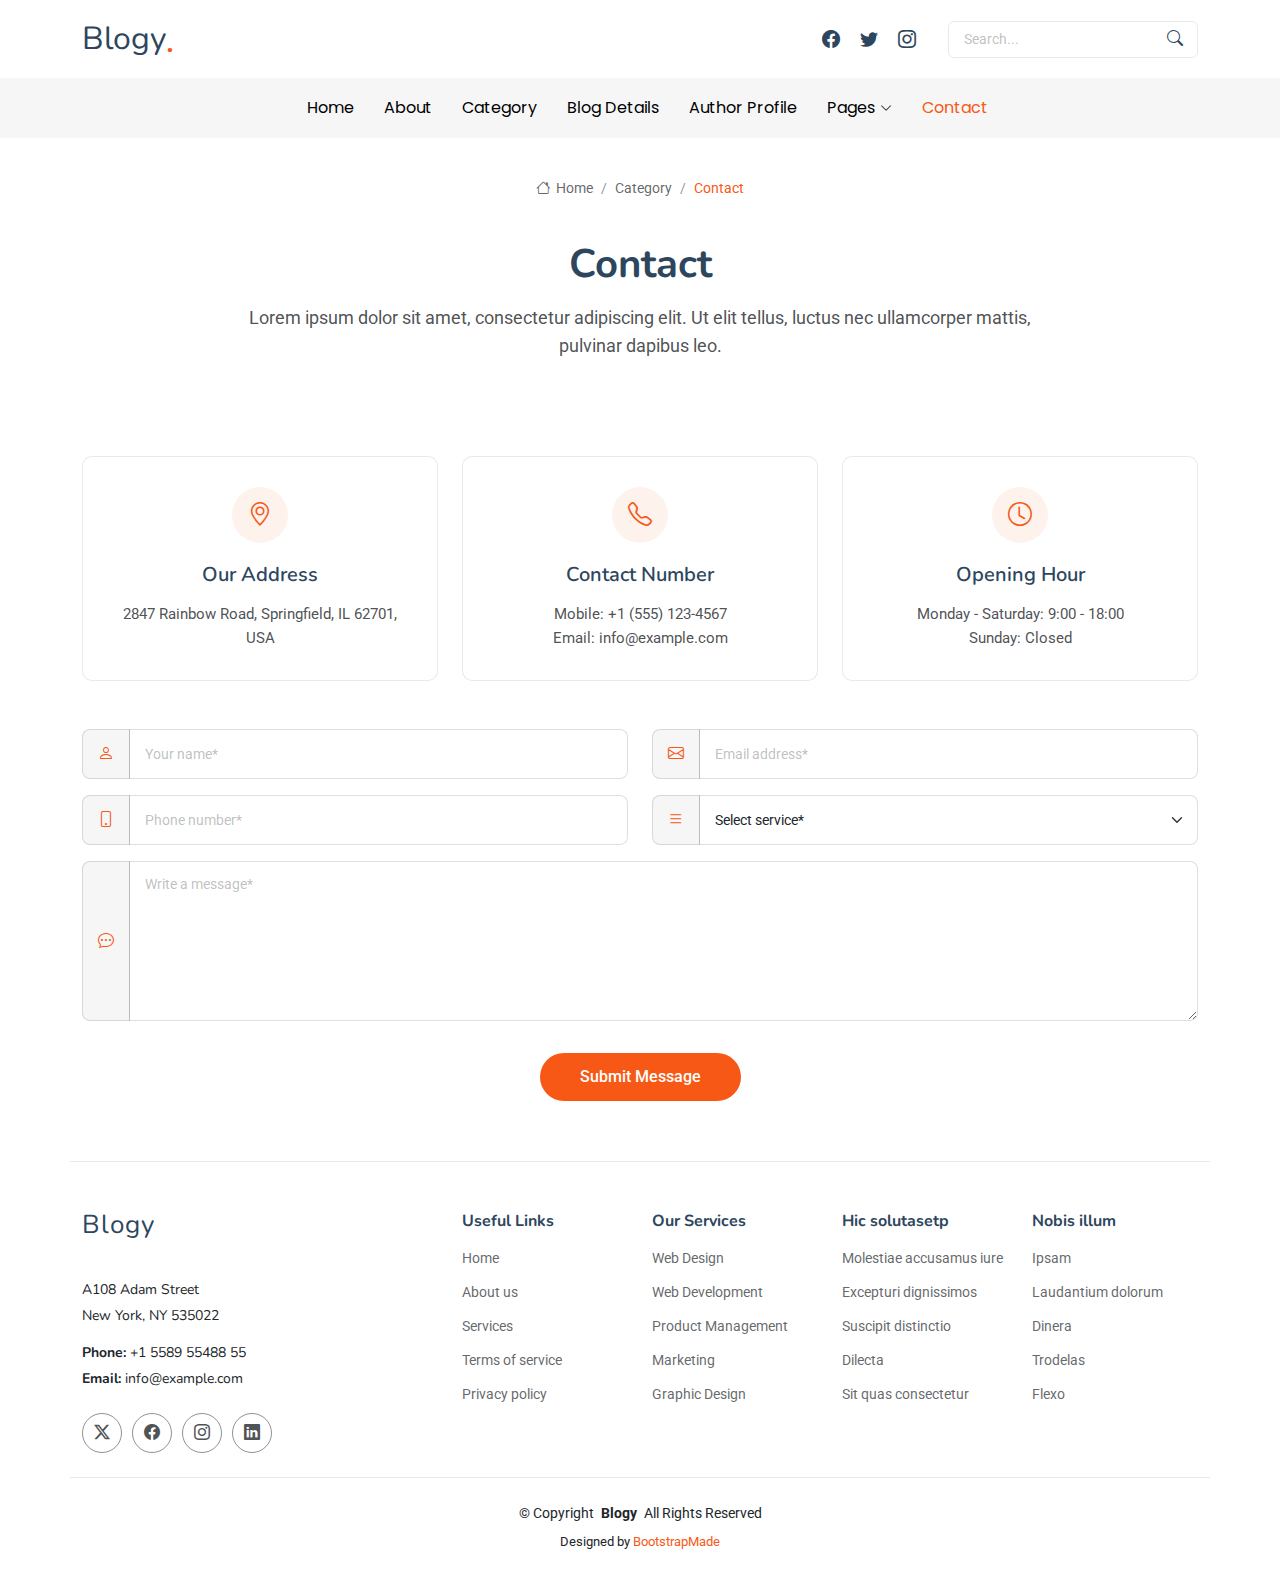
<file: contact.html>
<!DOCTYPE html>
<html lang="en">

<head>
  <meta charset="utf-8">
  <meta content="width=device-width, initial-scale=1.0" name="viewport">
  <title>Contact - Blogy Bootstrap Template</title>
  <meta name="description" content="">
  <meta name="keywords" content="">

  <!-- Favicons -->
  <link href="assets/img/favicon.png" rel="icon">
  <link href="assets/img/apple-touch-icon.png" rel="apple-touch-icon">

  <!-- Fonts -->
  <link href="https://fonts.googleapis.com" rel="preconnect">
  <link href="https://fonts.gstatic.com" rel="preconnect" crossorigin>
  <link href="https://fonts.googleapis.com/css2?family=Roboto:ital,wght@0,100;0,300;0,400;0,500;0,700;0,900;1,100;1,300;1,400;1,500;1,700;1,900&family=Poppins:ital,wght@0,100;0,200;0,300;0,400;0,500;0,600;0,700;0,800;0,900;1,100;1,200;1,300;1,400;1,500;1,600;1,700;1,800;1,900&family=Nunito:ital,wght@0,200;0,300;0,400;0,500;0,600;0,700;0,800;0,900;1,200;1,300;1,400;1,500;1,600;1,700;1,800;1,900&display=swap" rel="stylesheet">

  <!-- Vendor CSS Files -->
  <link href="assets/vendor/bootstrap/css/bootstrap.min.css" rel="stylesheet">
  <link href="assets/vendor/bootstrap-icons/bootstrap-icons.css" rel="stylesheet">
  <link href="assets/vendor/aos/aos.css" rel="stylesheet">
  <link href="assets/vendor/swiper/swiper-bundle.min.css" rel="stylesheet">
  <link href="assets/vendor/glightbox/css/glightbox.min.css" rel="stylesheet">

  <!-- Main CSS File -->
  <link href="assets/css/main.css" rel="stylesheet">

  <!-- =======================================================
  * Template Name: Blogy
  * Template URL: https://bootstrapmade.com/blogy-bootstrap-blog-template/
  * Updated: Feb 22 2025 with Bootstrap v5.3.3
  * Author: BootstrapMade.com
  * License: https://bootstrapmade.com/license/
  ======================================================== -->
</head>

<body class="contact-page">

  <header id="header" class="header position-relative">
    <div class="container-fluid container-xl position-relative">

      <div class="top-row d-flex align-items-center justify-content-between">
        <a href="index.html" class="logo d-flex align-items-end">
          <!-- Uncomment the line below if you also wish to use an image logo -->
          <!-- <img src="assets/img/logo.webp" alt=""> -->
          <h1 class="sitename">Blogy</h1><span>.</span>
        </a>

        <div class="d-flex align-items-center">
          <div class="social-links">
            <a href="#" class="facebook"><i class="bi bi-facebook"></i></a>
            <a href="#" class="twitter"><i class="bi bi-twitter"></i></a>
            <a href="#" class="instagram"><i class="bi bi-instagram"></i></a>
          </div>

          <form class="search-form ms-4">
            <input type="text" placeholder="Search..." class="form-control">
            <button type="submit" class="btn"><i class="bi bi-search"></i></button>
          </form>
        </div>
      </div>

    </div>

    <div class="nav-wrap">
      <div class="container d-flex justify-content-center position-relative">
        <nav id="navmenu" class="navmenu">
          <ul>
            <li><a href="index.html">Home</a></li>
            <li><a href="about.html">About</a></li>
            <li><a href="category.html">Category</a></li>
            <li><a href="blog-details.html">Blog Details</a></li>
            <li><a href="author-profile.html">Author Profile</a></li>
            <li class="dropdown"><a href="#"><span>Pages</span> <i class="bi bi-chevron-down toggle-dropdown"></i></a>
              <ul>
                <li><a href="about.html">About</a></li>
                <li><a href="category.html">Category</a></li>
                <li><a href="blog-details.html">Blog Details</a></li>
                <li><a href="author-profile.html">Author Profile</a></li>
                <li><a href="search-results.html">Search Results</a></li>
                <li><a href="404.html">404 Not Found Page</a></li>

                <li class="dropdown"><a href="#"><span>Deep Dropdown</span> <i class="bi bi-chevron-down toggle-dropdown"></i></a>
                  <ul>
                    <li><a href="#">Deep Dropdown 1</a></li>
                    <li><a href="#">Deep Dropdown 2</a></li>
                    <li><a href="#">Deep Dropdown 3</a></li>
                    <li><a href="#">Deep Dropdown 4</a></li>
                    <li><a href="#">Deep Dropdown 5</a></li>
                  </ul>
                </li>
              </ul>
            </li>
            <li><a href="contact.html" class="active">Contact</a></li>
          </ul>
          <i class="mobile-nav-toggle d-xl-none bi bi-list"></i>
        </nav>
      </div>
    </div>

  </header>

  <main class="main">

    <!-- Page Title -->
    <div class="page-title">
      <div class="breadcrumbs">
        <nav aria-label="breadcrumb">
          <ol class="breadcrumb">
            <li class="breadcrumb-item"><a href="#"><i class="bi bi-house"></i> Home</a></li>
            <li class="breadcrumb-item"><a href="#">Category</a></li>
            <li class="breadcrumb-item active current">Contact</li>
          </ol>
        </nav>
      </div>

      <div class="title-wrapper">
        <h1>Contact</h1>
        <p>Lorem ipsum dolor sit amet, consectetur adipiscing elit. Ut elit tellus, luctus nec ullamcorper mattis, pulvinar dapibus leo.</p>
      </div>
    </div><!-- End Page Title -->

    <!-- Contact Section -->
    <section id="contact" class="contact section">

      <div class="container" data-aos="fade-up" data-aos-delay="100">

        <div class="row gy-4 mb-5">
          <div class="col-lg-4" data-aos="fade-up" data-aos-delay="100">
            <div class="info-card">
              <div class="icon-box">
                <i class="bi bi-geo-alt"></i>
              </div>
              <h3>Our Address</h3>
              <p>2847 Rainbow Road, Springfield, IL 62701, USA</p>
            </div>
          </div>

          <div class="col-lg-4" data-aos="fade-up" data-aos-delay="200">
            <div class="info-card">
              <div class="icon-box">
                <i class="bi bi-telephone"></i>
              </div>
              <h3>Contact Number</h3>
              <p>Mobile: +1 (555) 123-4567<br>
                Email: info@example.com</p>
            </div>
          </div>

          <div class="col-lg-4" data-aos="fade-up" data-aos-delay="300">
            <div class="info-card">
              <div class="icon-box">
                <i class="bi bi-clock"></i>
              </div>
              <h3>Opening Hour</h3>
              <p>Monday - Saturday: 9:00 - 18:00<br>
                Sunday: Closed</p>
            </div>
          </div>
        </div>

        <div class="row">
          <div class="col-lg-12">
            <div class="form-wrapper" data-aos="fade-up" data-aos-delay="400">
              <form action="forms/contact.php" method="post" role="form" class="php-email-form">
                <div class="row">
                  <div class="col-md-6 form-group">
                    <div class="input-group">
                      <span class="input-group-text"><i class="bi bi-person"></i></span>
                      <input type="text" name="name" class="form-control" placeholder="Your name*" required="">
                    </div>
                  </div>
                  <div class="col-md-6 form-group">
                    <div class="input-group">
                      <span class="input-group-text"><i class="bi bi-envelope"></i></span>
                      <input type="email" class="form-control" name="email" placeholder="Email address*" required="">
                    </div>
                  </div>
                </div>
                <div class="row mt-3">
                  <div class="col-md-6 form-group">
                    <div class="input-group">
                      <span class="input-group-text"><i class="bi bi-phone"></i></span>
                      <input type="text" class="form-control" name="phone" placeholder="Phone number*" required="">
                    </div>
                  </div>
                  <div class="col-md-6 form-group">
                    <div class="input-group">
                      <span class="input-group-text"><i class="bi bi-list"></i></span>
                      <select name="subject" class="form-control" required="">
                        <option value="">Select service*</option>
                        <option value="Service 1">Consulting</option>
                        <option value="Service 2">Development</option>
                        <option value="Service 3">Marketing</option>
                        <option value="Service 4">Support</option>
                      </select>
                    </div>
                  </div>
                  <div class="form-group mt-3">
                    <div class="input-group">
                      <span class="input-group-text"><i class="bi bi-chat-dots"></i></span>
                      <textarea class="form-control" name="message" rows="6" placeholder="Write a message*" required=""></textarea>
                    </div>
                  </div>
                  <div class="my-3">
                    <div class="loading">Loading</div>
                    <div class="error-message"></div>
                    <div class="sent-message">Your message has been sent. Thank you!</div>
                  </div>
                  <div class="text-center">
                    <button type="submit">Submit Message</button>
                  </div>

                </div>
              </form>
            </div>
          </div>

        </div>

      </div>
    </section><!-- /Contact Section -->

  </main>

  <footer id="footer" class="footer">

    <div class="container footer-top">
      <div class="row gy-4">
        <div class="col-lg-4 col-md-6 footer-about">
          <a href="index.html" class="logo d-flex align-items-center">
            <span class="sitename">Blogy</span>
          </a>
          <div class="footer-contact pt-3">
            <p>A108 Adam Street</p>
            <p>New York, NY 535022</p>
            <p class="mt-3"><strong>Phone:</strong> <span>+1 5589 55488 55</span></p>
            <p><strong>Email:</strong> <span>info@example.com</span></p>
          </div>
          <div class="social-links d-flex mt-4">
            <a href=""><i class="bi bi-twitter-x"></i></a>
            <a href=""><i class="bi bi-facebook"></i></a>
            <a href=""><i class="bi bi-instagram"></i></a>
            <a href=""><i class="bi bi-linkedin"></i></a>
          </div>
        </div>

        <div class="col-lg-2 col-md-3 footer-links">
          <h4>Useful Links</h4>
          <ul>
            <li><a href="#">Home</a></li>
            <li><a href="#">About us</a></li>
            <li><a href="#">Services</a></li>
            <li><a href="#">Terms of service</a></li>
            <li><a href="#">Privacy policy</a></li>
          </ul>
        </div>

        <div class="col-lg-2 col-md-3 footer-links">
          <h4>Our Services</h4>
          <ul>
            <li><a href="#">Web Design</a></li>
            <li><a href="#">Web Development</a></li>
            <li><a href="#">Product Management</a></li>
            <li><a href="#">Marketing</a></li>
            <li><a href="#">Graphic Design</a></li>
          </ul>
        </div>

        <div class="col-lg-2 col-md-3 footer-links">
          <h4>Hic solutasetp</h4>
          <ul>
            <li><a href="#">Molestiae accusamus iure</a></li>
            <li><a href="#">Excepturi dignissimos</a></li>
            <li><a href="#">Suscipit distinctio</a></li>
            <li><a href="#">Dilecta</a></li>
            <li><a href="#">Sit quas consectetur</a></li>
          </ul>
        </div>

        <div class="col-lg-2 col-md-3 footer-links">
          <h4>Nobis illum</h4>
          <ul>
            <li><a href="#">Ipsam</a></li>
            <li><a href="#">Laudantium dolorum</a></li>
            <li><a href="#">Dinera</a></li>
            <li><a href="#">Trodelas</a></li>
            <li><a href="#">Flexo</a></li>
          </ul>
        </div>

      </div>
    </div>

    <div class="container copyright text-center mt-4">
      <p>© <span>Copyright</span> <strong class="px-1 sitename">Blogy</strong> <span>All Rights Reserved</span></p>
      <div class="credits">
        <!-- All the links in the footer should remain intact. -->
        <!-- You can delete the links only if you've purchased the pro version. -->
        <!-- Licensing information: https://bootstrapmade.com/license/ -->
        <!-- Purchase the pro version with working PHP/AJAX contact form: [buy-url] -->
        Designed by <a href="https://bootstrapmade.com/">BootstrapMade</a>
      </div>
    </div>

  </footer>

  <!-- Scroll Top -->
  <a href="#" id="scroll-top" class="scroll-top d-flex align-items-center justify-content-center"><i class="bi bi-arrow-up-short"></i></a>

  <!-- Preloader -->
  <div id="preloader"></div>

  <!-- Vendor JS Files -->
  <script src="assets/vendor/bootstrap/js/bootstrap.bundle.min.js"></script>
  <script src="assets/vendor/php-email-form/validate.js"></script>
  <script src="assets/vendor/aos/aos.js"></script>
  <script src="assets/vendor/swiper/swiper-bundle.min.js"></script>
  <script src="assets/vendor/purecounter/purecounter_vanilla.js"></script>
  <script src="assets/vendor/glightbox/js/glightbox.min.js"></script>

  <!-- Main JS File -->
  <script src="assets/js/main.js"></script>

</body>

</html>
</file>
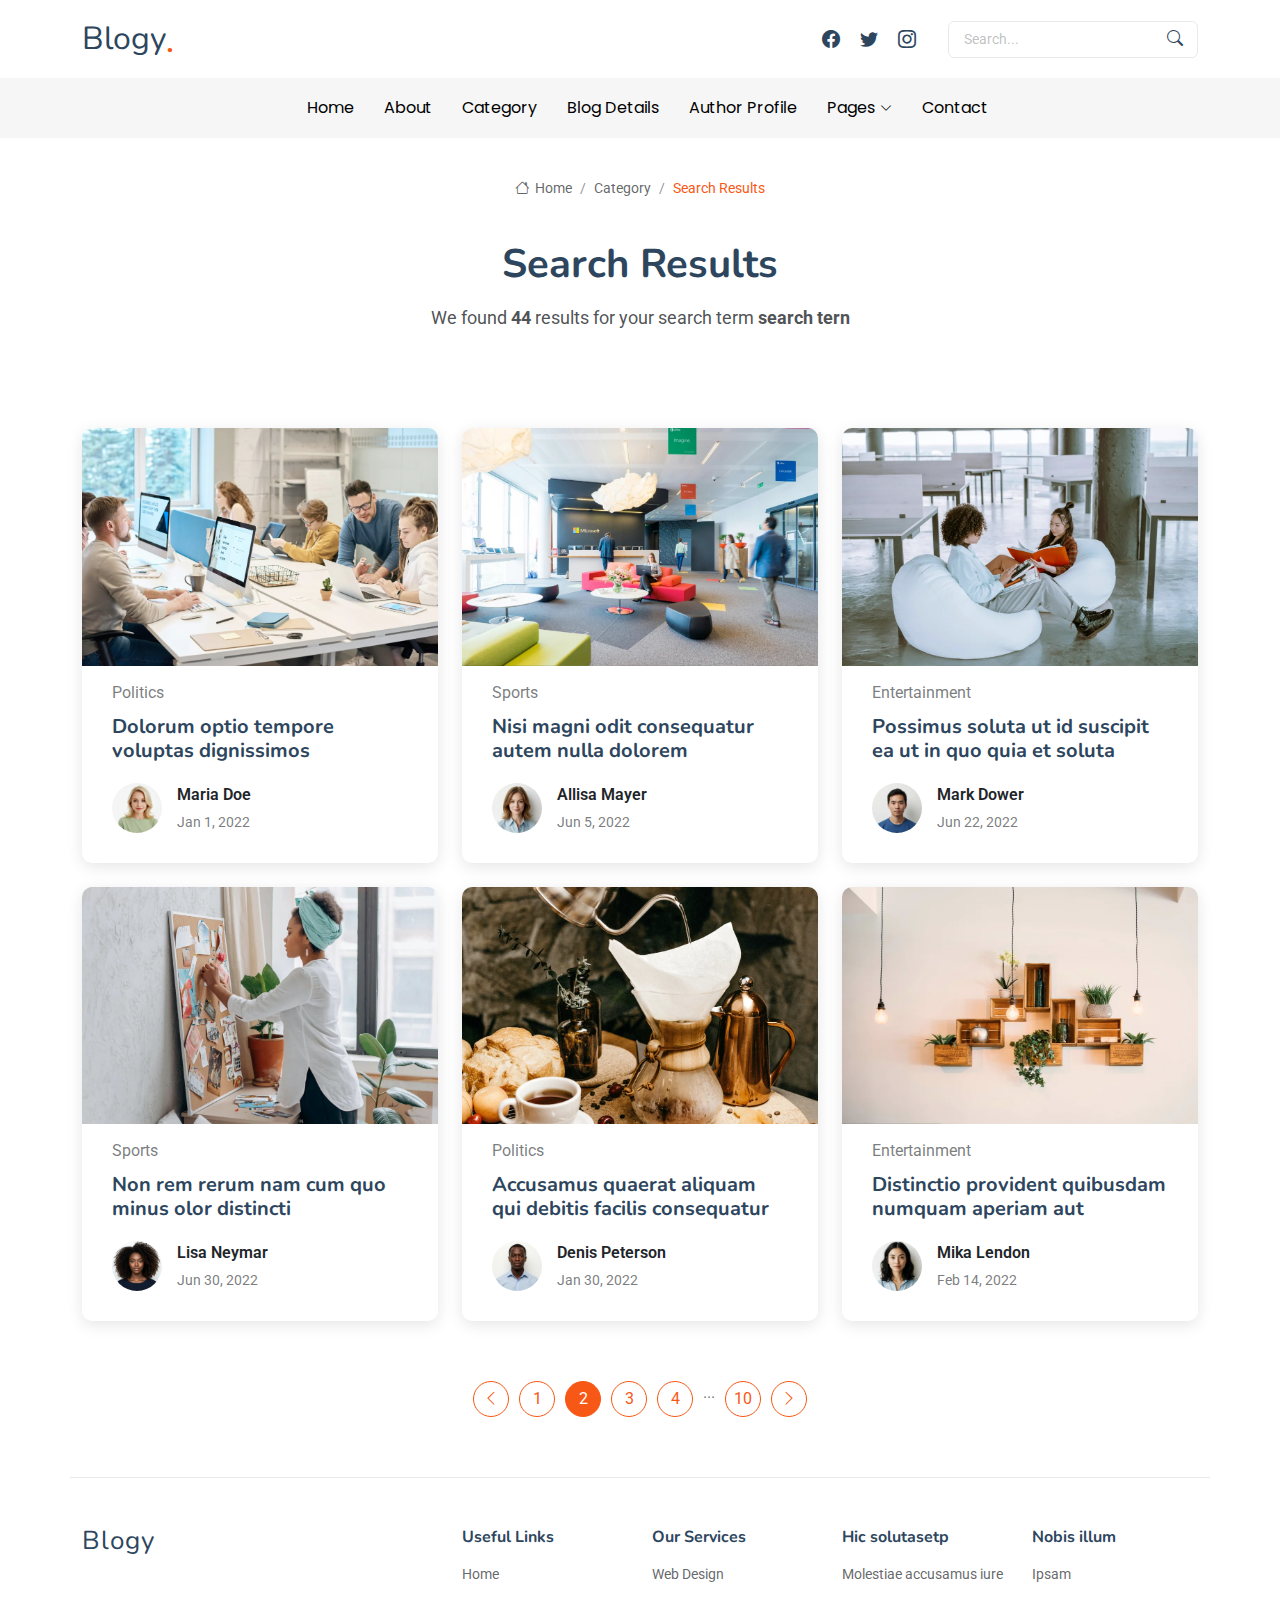
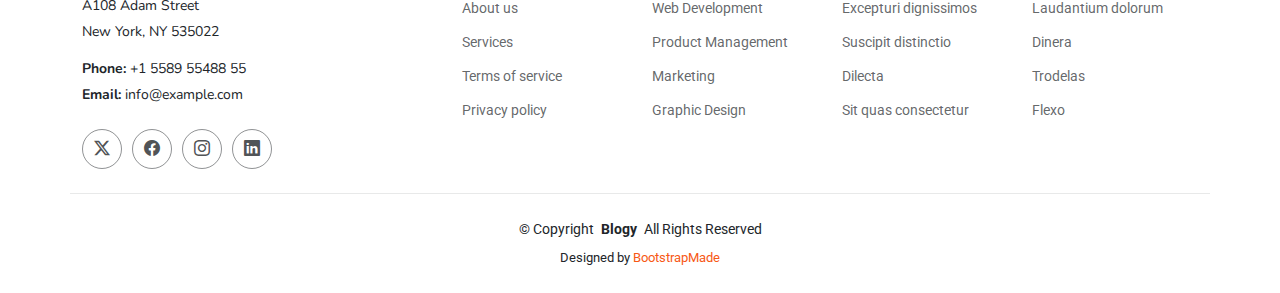
<file: search-results.html>
<!DOCTYPE html>
<html lang="en">

<head>
  <meta charset="utf-8">
  <meta content="width=device-width, initial-scale=1.0" name="viewport">
  <title>Search Results - Blogy Bootstrap Template</title>
  <meta name="description" content="">
  <meta name="keywords" content="">

  <!-- Favicons -->
  <link href="assets/img/favicon.png" rel="icon">
  <link href="assets/img/apple-touch-icon.png" rel="apple-touch-icon">

  <!-- Fonts -->
  <link href="https://fonts.googleapis.com" rel="preconnect">
  <link href="https://fonts.gstatic.com" rel="preconnect" crossorigin>
  <link href="https://fonts.googleapis.com/css2?family=Roboto:ital,wght@0,100;0,300;0,400;0,500;0,700;0,900;1,100;1,300;1,400;1,500;1,700;1,900&family=Poppins:ital,wght@0,100;0,200;0,300;0,400;0,500;0,600;0,700;0,800;0,900;1,100;1,200;1,300;1,400;1,500;1,600;1,700;1,800;1,900&family=Nunito:ital,wght@0,200;0,300;0,400;0,500;0,600;0,700;0,800;0,900;1,200;1,300;1,400;1,500;1,600;1,700;1,800;1,900&display=swap" rel="stylesheet">

  <!-- Vendor CSS Files -->
  <link href="assets/vendor/bootstrap/css/bootstrap.min.css" rel="stylesheet">
  <link href="assets/vendor/bootstrap-icons/bootstrap-icons.css" rel="stylesheet">
  <link href="assets/vendor/aos/aos.css" rel="stylesheet">
  <link href="assets/vendor/swiper/swiper-bundle.min.css" rel="stylesheet">
  <link href="assets/vendor/glightbox/css/glightbox.min.css" rel="stylesheet">

  <!-- Main CSS File -->
  <link href="assets/css/main.css" rel="stylesheet">

  <!-- =======================================================
  * Template Name: Blogy
  * Template URL: https://bootstrapmade.com/blogy-bootstrap-blog-template/
  * Updated: Feb 22 2025 with Bootstrap v5.3.3
  * Author: BootstrapMade.com
  * License: https://bootstrapmade.com/license/
  ======================================================== -->
</head>

<body class="search-results-page">

  <header id="header" class="header position-relative">
    <div class="container-fluid container-xl position-relative">

      <div class="top-row d-flex align-items-center justify-content-between">
        <a href="index.html" class="logo d-flex align-items-end">
          <!-- Uncomment the line below if you also wish to use an image logo -->
          <!-- <img src="assets/img/logo.webp" alt=""> -->
          <h1 class="sitename">Blogy</h1><span>.</span>
        </a>

        <div class="d-flex align-items-center">
          <div class="social-links">
            <a href="#" class="facebook"><i class="bi bi-facebook"></i></a>
            <a href="#" class="twitter"><i class="bi bi-twitter"></i></a>
            <a href="#" class="instagram"><i class="bi bi-instagram"></i></a>
          </div>

          <form class="search-form ms-4">
            <input type="text" placeholder="Search..." class="form-control">
            <button type="submit" class="btn"><i class="bi bi-search"></i></button>
          </form>
        </div>
      </div>

    </div>

    <div class="nav-wrap">
      <div class="container d-flex justify-content-center position-relative">
        <nav id="navmenu" class="navmenu">
          <ul>
            <li><a href="index.html">Home</a></li>
            <li><a href="about.html">About</a></li>
            <li><a href="category.html">Category</a></li>
            <li><a href="blog-details.html">Blog Details</a></li>
            <li><a href="author-profile.html">Author Profile</a></li>
            <li class="dropdown"><a href="#"><span>Pages</span> <i class="bi bi-chevron-down toggle-dropdown"></i></a>
              <ul>
                <li><a href="about.html">About</a></li>
                <li><a href="category.html">Category</a></li>
                <li><a href="blog-details.html">Blog Details</a></li>
                <li><a href="author-profile.html">Author Profile</a></li>
                <li><a href="search-results.html" class="active">Search Results</a></li>
                <li><a href="404.html">404 Not Found Page</a></li>

                <li class="dropdown"><a href="#"><span>Deep Dropdown</span> <i class="bi bi-chevron-down toggle-dropdown"></i></a>
                  <ul>
                    <li><a href="#">Deep Dropdown 1</a></li>
                    <li><a href="#">Deep Dropdown 2</a></li>
                    <li><a href="#">Deep Dropdown 3</a></li>
                    <li><a href="#">Deep Dropdown 4</a></li>
                    <li><a href="#">Deep Dropdown 5</a></li>
                  </ul>
                </li>
              </ul>
            </li>
            <li><a href="contact.html">Contact</a></li>
          </ul>
          <i class="mobile-nav-toggle d-xl-none bi bi-list"></i>
        </nav>
      </div>
    </div>

  </header>

  <main class="main">

    <!-- Page Title -->
    <div class="page-title">
      <div class="breadcrumbs">
        <nav aria-label="breadcrumb">
          <ol class="breadcrumb">
            <li class="breadcrumb-item"><a href="#"><i class="bi bi-house"></i> Home</a></li>
            <li class="breadcrumb-item"><a href="#">Category</a></li>
            <li class="breadcrumb-item active current">Search Results</li>
          </ol>
        </nav>
      </div>

      <div class="title-wrapper">
        <h1>Search Results</h1>
        <p>We found <strong>44</strong> results for your search term <strong>search tern</strong></p>
      </div>
    </div><!-- End Page Title -->

    <!-- Search Results Posts Section -->
    <section id="search-results-posts" class="search-results-posts section">

      <div class="container" data-aos="fade-up" data-aos-delay="100">
        <div class="row gy-4">

          <div class="col-lg-4">
            <article>

              <div class="post-img">
                <img src="assets/img/blog/blog-post-1.webp" alt="" class="img-fluid">
              </div>

              <p class="post-category">Politics</p>

              <h2 class="title">
                <a href="blog-details.html">Dolorum optio tempore voluptas dignissimos</a>
              </h2>

              <div class="d-flex align-items-center">
                <img src="assets/img/person/person-f-12.webp" alt="" class="img-fluid post-author-img flex-shrink-0">
                <div class="post-meta">
                  <p class="post-author">Maria Doe</p>
                  <p class="post-date">
                    <time datetime="2022-01-01">Jan 1, 2022</time>
                  </p>
                </div>
              </div>

            </article>
          </div><!-- End post list item -->

          <div class="col-lg-4">
            <article>

              <div class="post-img">
                <img src="assets/img/blog/blog-post-2.webp" alt="" class="img-fluid">
              </div>

              <p class="post-category">Sports</p>

              <h2 class="title">
                <a href="blog-details.html">Nisi magni odit consequatur autem nulla dolorem</a>
              </h2>

              <div class="d-flex align-items-center">
                <img src="assets/img/person/person-f-13.webp" alt="" class="img-fluid post-author-img flex-shrink-0">
                <div class="post-meta">
                  <p class="post-author">Allisa Mayer</p>
                  <p class="post-date">
                    <time datetime="2022-01-01">Jun 5, 2022</time>
                  </p>
                </div>
              </div>

            </article>
          </div><!-- End post list item -->

          <div class="col-lg-4">
            <article>

              <div class="post-img">
                <img src="assets/img/blog/blog-post-3.webp" alt="" class="img-fluid">
              </div>

              <p class="post-category">Entertainment</p>

              <h2 class="title">
                <a href="blog-details.html">Possimus soluta ut id suscipit ea ut in quo quia et soluta</a>
              </h2>

              <div class="d-flex align-items-center">
                <img src="assets/img/person/person-m-10.webp" alt="" class="img-fluid post-author-img flex-shrink-0">
                <div class="post-meta">
                  <p class="post-author">Mark Dower</p>
                  <p class="post-date">
                    <time datetime="2022-01-01">Jun 22, 2022</time>
                  </p>
                </div>
              </div>

            </article>
          </div><!-- End post list item -->

          <div class="col-lg-4">
            <article>

              <div class="post-img">
                <img src="assets/img/blog/blog-post-4.webp" alt="" class="img-fluid">
              </div>

              <p class="post-category">Sports</p>

              <h2 class="title">
                <a href="blog-details.html">Non rem rerum nam cum quo minus olor distincti</a>
              </h2>

              <div class="d-flex align-items-center">
                <img src="assets/img/person/person-f-14.webp" alt="" class="img-fluid post-author-img flex-shrink-0">
                <div class="post-meta">
                  <p class="post-author">Lisa Neymar</p>
                  <p class="post-date">
                    <time datetime="2022-01-01">Jun 30, 2022</time>
                  </p>
                </div>
              </div>

            </article>
          </div><!-- End post list item -->

          <div class="col-lg-4">
            <article>

              <div class="post-img">
                <img src="assets/img/blog/blog-post-5.webp" alt="" class="img-fluid">
              </div>

              <p class="post-category">Politics</p>

              <h2 class="title">
                <a href="blog-details.html">Accusamus quaerat aliquam qui debitis facilis consequatur</a>
              </h2>

              <div class="d-flex align-items-center">
                <img src="assets/img/person/person-m-11.webp" alt="" class="img-fluid post-author-img flex-shrink-0">
                <div class="post-meta">
                  <p class="post-author">Denis Peterson</p>
                  <p class="post-date">
                    <time datetime="2022-01-01">Jan 30, 2022</time>
                  </p>
                </div>
              </div>

            </article>
          </div><!-- End post list item -->

          <div class="col-lg-4">
            <article>

              <div class="post-img">
                <img src="assets/img/blog/blog-post-6.webp" alt="" class="img-fluid">
              </div>

              <p class="post-category">Entertainment</p>

              <h2 class="title">
                <a href="blog-details.html">Distinctio provident quibusdam numquam aperiam aut</a>
              </h2>

              <div class="d-flex align-items-center">
                <img src="assets/img/person/person-f-15.webp" alt="" class="img-fluid post-author-img flex-shrink-0">
                <div class="post-meta">
                  <p class="post-author">Mika Lendon</p>
                  <p class="post-date">
                    <time datetime="2022-01-01">Feb 14, 2022</time>
                  </p>
                </div>
              </div>

            </article>
          </div><!-- End post list item -->

        </div>
      </div>

    </section><!-- /Search Results Posts Section -->

    <!-- Pagination 3 Section -->
    <section id="pagination-3" class="pagination-3 section">

      <div class="container">
        <div class="d-flex justify-content-center">
          <ul>
            <li><a href="#"><i class="bi bi-chevron-left"></i></a></li>
            <li><a href="#">1</a></li>
            <li><a href="#" class="active">2</a></li>
            <li><a href="#">3</a></li>
            <li><a href="#">4</a></li>
            <li>...</li>
            <li><a href="#">10</a></li>
            <li><a href="#"><i class="bi bi-chevron-right"></i></a></li>
          </ul>
        </div>
      </div>

    </section><!-- /Pagination 3 Section -->

  </main>

  <footer id="footer" class="footer">

    <div class="container footer-top">
      <div class="row gy-4">
        <div class="col-lg-4 col-md-6 footer-about">
          <a href="index.html" class="logo d-flex align-items-center">
            <span class="sitename">Blogy</span>
          </a>
          <div class="footer-contact pt-3">
            <p>A108 Adam Street</p>
            <p>New York, NY 535022</p>
            <p class="mt-3"><strong>Phone:</strong> <span>+1 5589 55488 55</span></p>
            <p><strong>Email:</strong> <span>info@example.com</span></p>
          </div>
          <div class="social-links d-flex mt-4">
            <a href=""><i class="bi bi-twitter-x"></i></a>
            <a href=""><i class="bi bi-facebook"></i></a>
            <a href=""><i class="bi bi-instagram"></i></a>
            <a href=""><i class="bi bi-linkedin"></i></a>
          </div>
        </div>

        <div class="col-lg-2 col-md-3 footer-links">
          <h4>Useful Links</h4>
          <ul>
            <li><a href="#">Home</a></li>
            <li><a href="#">About us</a></li>
            <li><a href="#">Services</a></li>
            <li><a href="#">Terms of service</a></li>
            <li><a href="#">Privacy policy</a></li>
          </ul>
        </div>

        <div class="col-lg-2 col-md-3 footer-links">
          <h4>Our Services</h4>
          <ul>
            <li><a href="#">Web Design</a></li>
            <li><a href="#">Web Development</a></li>
            <li><a href="#">Product Management</a></li>
            <li><a href="#">Marketing</a></li>
            <li><a href="#">Graphic Design</a></li>
          </ul>
        </div>

        <div class="col-lg-2 col-md-3 footer-links">
          <h4>Hic solutasetp</h4>
          <ul>
            <li><a href="#">Molestiae accusamus iure</a></li>
            <li><a href="#">Excepturi dignissimos</a></li>
            <li><a href="#">Suscipit distinctio</a></li>
            <li><a href="#">Dilecta</a></li>
            <li><a href="#">Sit quas consectetur</a></li>
          </ul>
        </div>

        <div class="col-lg-2 col-md-3 footer-links">
          <h4>Nobis illum</h4>
          <ul>
            <li><a href="#">Ipsam</a></li>
            <li><a href="#">Laudantium dolorum</a></li>
            <li><a href="#">Dinera</a></li>
            <li><a href="#">Trodelas</a></li>
            <li><a href="#">Flexo</a></li>
          </ul>
        </div>

      </div>
    </div>

    <div class="container copyright text-center mt-4">
      <p>© <span>Copyright</span> <strong class="px-1 sitename">Blogy</strong> <span>All Rights Reserved</span></p>
      <div class="credits">
        <!-- All the links in the footer should remain intact. -->
        <!-- You can delete the links only if you've purchased the pro version. -->
        <!-- Licensing information: https://bootstrapmade.com/license/ -->
        <!-- Purchase the pro version with working PHP/AJAX contact form: [buy-url] -->
        Designed by <a href="https://bootstrapmade.com/">BootstrapMade</a>
      </div>
    </div>

  </footer>

  <!-- Scroll Top -->
  <a href="#" id="scroll-top" class="scroll-top d-flex align-items-center justify-content-center"><i class="bi bi-arrow-up-short"></i></a>

  <!-- Preloader -->
  <div id="preloader"></div>

  <!-- Vendor JS Files -->
  <script src="assets/vendor/bootstrap/js/bootstrap.bundle.min.js"></script>
  <script src="assets/vendor/php-email-form/validate.js"></script>
  <script src="assets/vendor/aos/aos.js"></script>
  <script src="assets/vendor/swiper/swiper-bundle.min.js"></script>
  <script src="assets/vendor/purecounter/purecounter_vanilla.js"></script>
  <script src="assets/vendor/glightbox/js/glightbox.min.js"></script>

  <!-- Main JS File -->
  <script src="assets/js/main.js"></script>

</body>

</html>
</file>
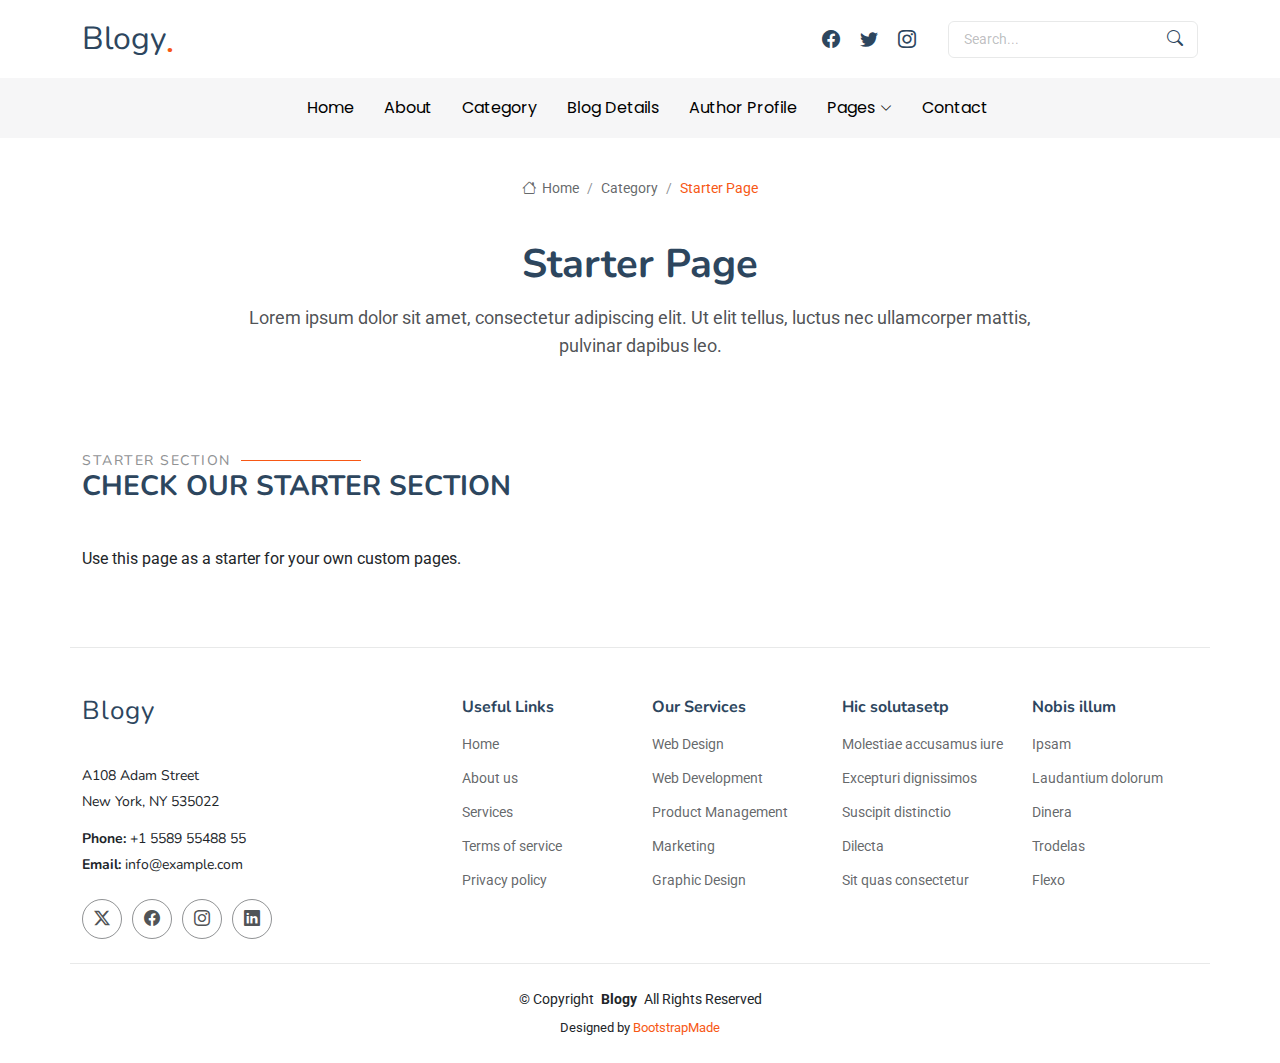
<file: starter-page.html>
<!DOCTYPE html>
<html lang="en">

<head>
  <meta charset="utf-8">
  <meta content="width=device-width, initial-scale=1.0" name="viewport">
  <title>Starter Page - Blogy Bootstrap Template</title>
  <meta name="description" content="">
  <meta name="keywords" content="">

  <!-- Favicons -->
  <link href="assets/img/favicon.png" rel="icon">
  <link href="assets/img/apple-touch-icon.png" rel="apple-touch-icon">

  <!-- Fonts -->
  <link href="https://fonts.googleapis.com" rel="preconnect">
  <link href="https://fonts.gstatic.com" rel="preconnect" crossorigin>
  <link href="https://fonts.googleapis.com/css2?family=Roboto:ital,wght@0,100;0,300;0,400;0,500;0,700;0,900;1,100;1,300;1,400;1,500;1,700;1,900&family=Poppins:ital,wght@0,100;0,200;0,300;0,400;0,500;0,600;0,700;0,800;0,900;1,100;1,200;1,300;1,400;1,500;1,600;1,700;1,800;1,900&family=Nunito:ital,wght@0,200;0,300;0,400;0,500;0,600;0,700;0,800;0,900;1,200;1,300;1,400;1,500;1,600;1,700;1,800;1,900&display=swap" rel="stylesheet">

  <!-- Vendor CSS Files -->
  <link href="assets/vendor/bootstrap/css/bootstrap.min.css" rel="stylesheet">
  <link href="assets/vendor/bootstrap-icons/bootstrap-icons.css" rel="stylesheet">
  <link href="assets/vendor/aos/aos.css" rel="stylesheet">
  <link href="assets/vendor/swiper/swiper-bundle.min.css" rel="stylesheet">
  <link href="assets/vendor/glightbox/css/glightbox.min.css" rel="stylesheet">

  <!-- Main CSS File -->
  <link href="assets/css/main.css" rel="stylesheet">

  <!-- =======================================================
  * Template Name: Blogy
  * Template URL: https://bootstrapmade.com/blogy-bootstrap-blog-template/
  * Updated: Feb 22 2025 with Bootstrap v5.3.3
  * Author: BootstrapMade.com
  * License: https://bootstrapmade.com/license/
  ======================================================== -->
</head>

<body class="starter-page-page">

  <header id="header" class="header position-relative">
    <div class="container-fluid container-xl position-relative">

      <div class="top-row d-flex align-items-center justify-content-between">
        <a href="index.html" class="logo d-flex align-items-end">
          <!-- Uncomment the line below if you also wish to use an image logo -->
          <!-- <img src="assets/img/logo.webp" alt=""> -->
          <h1 class="sitename">Blogy</h1><span>.</span>
        </a>

        <div class="d-flex align-items-center">
          <div class="social-links">
            <a href="#" class="facebook"><i class="bi bi-facebook"></i></a>
            <a href="#" class="twitter"><i class="bi bi-twitter"></i></a>
            <a href="#" class="instagram"><i class="bi bi-instagram"></i></a>
          </div>

          <form class="search-form ms-4">
            <input type="text" placeholder="Search..." class="form-control">
            <button type="submit" class="btn"><i class="bi bi-search"></i></button>
          </form>
        </div>
      </div>

    </div>

    <div class="nav-wrap">
      <div class="container d-flex justify-content-center position-relative">
        <nav id="navmenu" class="navmenu">
          <ul>
            <li><a href="index.html">Home</a></li>
            <li><a href="about.html">About</a></li>
            <li><a href="category.html">Category</a></li>
            <li><a href="blog-details.html">Blog Details</a></li>
            <li><a href="author-profile.html">Author Profile</a></li>
            <li class="dropdown"><a href="#"><span>Pages</span> <i class="bi bi-chevron-down toggle-dropdown"></i></a>
              <ul>
                <li><a href="about.html">About</a></li>
                <li><a href="category.html">Category</a></li>
                <li><a href="blog-details.html">Blog Details</a></li>
                <li><a href="author-profile.html">Author Profile</a></li>
                <li><a href="search-results.html">Search Results</a></li>
                <li><a href="404.html">404 Not Found Page</a></li>

                <li class="dropdown"><a href="#"><span>Deep Dropdown</span> <i class="bi bi-chevron-down toggle-dropdown"></i></a>
                  <ul>
                    <li><a href="#">Deep Dropdown 1</a></li>
                    <li><a href="#">Deep Dropdown 2</a></li>
                    <li><a href="#">Deep Dropdown 3</a></li>
                    <li><a href="#">Deep Dropdown 4</a></li>
                    <li><a href="#">Deep Dropdown 5</a></li>
                  </ul>
                </li>
              </ul>
            </li>
            <li><a href="contact.html">Contact</a></li>
          </ul>
          <i class="mobile-nav-toggle d-xl-none bi bi-list"></i>
        </nav>
      </div>
    </div>

  </header>

  <main class="main">

    <!-- Page Title -->
    <div class="page-title">
      <div class="breadcrumbs">
        <nav aria-label="breadcrumb">
          <ol class="breadcrumb">
            <li class="breadcrumb-item"><a href="#"><i class="bi bi-house"></i> Home</a></li>
            <li class="breadcrumb-item"><a href="#">Category</a></li>
            <li class="breadcrumb-item active current">Starter Page</li>
          </ol>
        </nav>
      </div>

      <div class="title-wrapper">
        <h1>Starter Page</h1>
        <p>Lorem ipsum dolor sit amet, consectetur adipiscing elit. Ut elit tellus, luctus nec ullamcorper mattis, pulvinar dapibus leo.</p>
      </div>
    </div><!-- End Page Title -->

    <!-- Starter Section Section -->
    <section id="starter-section" class="starter-section section">

      <!-- Section Title -->
      <div class="container section-title" data-aos="fade-up">
        <h2>Starter Section</h2>
        <div><span>Check Our</span> <span class="description-title">Starter Section</span></div>
      </div><!-- End Section Title -->

      <div class="container" data-aos="fade-up">
        <p>Use this page as a starter for your own custom pages.</p>
      </div>

    </section><!-- /Starter Section Section -->

  </main>

  <footer id="footer" class="footer">

    <div class="container footer-top">
      <div class="row gy-4">
        <div class="col-lg-4 col-md-6 footer-about">
          <a href="index.html" class="logo d-flex align-items-center">
            <span class="sitename">Blogy</span>
          </a>
          <div class="footer-contact pt-3">
            <p>A108 Adam Street</p>
            <p>New York, NY 535022</p>
            <p class="mt-3"><strong>Phone:</strong> <span>+1 5589 55488 55</span></p>
            <p><strong>Email:</strong> <span>info@example.com</span></p>
          </div>
          <div class="social-links d-flex mt-4">
            <a href=""><i class="bi bi-twitter-x"></i></a>
            <a href=""><i class="bi bi-facebook"></i></a>
            <a href=""><i class="bi bi-instagram"></i></a>
            <a href=""><i class="bi bi-linkedin"></i></a>
          </div>
        </div>

        <div class="col-lg-2 col-md-3 footer-links">
          <h4>Useful Links</h4>
          <ul>
            <li><a href="#">Home</a></li>
            <li><a href="#">About us</a></li>
            <li><a href="#">Services</a></li>
            <li><a href="#">Terms of service</a></li>
            <li><a href="#">Privacy policy</a></li>
          </ul>
        </div>

        <div class="col-lg-2 col-md-3 footer-links">
          <h4>Our Services</h4>
          <ul>
            <li><a href="#">Web Design</a></li>
            <li><a href="#">Web Development</a></li>
            <li><a href="#">Product Management</a></li>
            <li><a href="#">Marketing</a></li>
            <li><a href="#">Graphic Design</a></li>
          </ul>
        </div>

        <div class="col-lg-2 col-md-3 footer-links">
          <h4>Hic solutasetp</h4>
          <ul>
            <li><a href="#">Molestiae accusamus iure</a></li>
            <li><a href="#">Excepturi dignissimos</a></li>
            <li><a href="#">Suscipit distinctio</a></li>
            <li><a href="#">Dilecta</a></li>
            <li><a href="#">Sit quas consectetur</a></li>
          </ul>
        </div>

        <div class="col-lg-2 col-md-3 footer-links">
          <h4>Nobis illum</h4>
          <ul>
            <li><a href="#">Ipsam</a></li>
            <li><a href="#">Laudantium dolorum</a></li>
            <li><a href="#">Dinera</a></li>
            <li><a href="#">Trodelas</a></li>
            <li><a href="#">Flexo</a></li>
          </ul>
        </div>

      </div>
    </div>

    <div class="container copyright text-center mt-4">
      <p>© <span>Copyright</span> <strong class="px-1 sitename">Blogy</strong> <span>All Rights Reserved</span></p>
      <div class="credits">
        <!-- All the links in the footer should remain intact. -->
        <!-- You can delete the links only if you've purchased the pro version. -->
        <!-- Licensing information: https://bootstrapmade.com/license/ -->
        <!-- Purchase the pro version with working PHP/AJAX contact form: [buy-url] -->
        Designed by <a href="https://bootstrapmade.com/">BootstrapMade</a>
      </div>
    </div>

  </footer>

  <!-- Scroll Top -->
  <a href="#" id="scroll-top" class="scroll-top d-flex align-items-center justify-content-center"><i class="bi bi-arrow-up-short"></i></a>

  <!-- Preloader -->
  <div id="preloader"></div>

  <!-- Vendor JS Files -->
  <script src="assets/vendor/bootstrap/js/bootstrap.bundle.min.js"></script>
  <script src="assets/vendor/php-email-form/validate.js"></script>
  <script src="assets/vendor/aos/aos.js"></script>
  <script src="assets/vendor/swiper/swiper-bundle.min.js"></script>
  <script src="assets/vendor/purecounter/purecounter_vanilla.js"></script>
  <script src="assets/vendor/glightbox/js/glightbox.min.js"></script>

  <!-- Main JS File -->
  <script src="assets/js/main.js"></script>

</body>

</html>
</file>
<file: assets/css/main.css>
/**
* Template Name: Blogy
* Template URL: https://bootstrapmade.com/blogy-bootstrap-blog-template/
* Updated: Feb 22 2025 with Bootstrap v5.3.3
* Author: BootstrapMade.com
* License: https://bootstrapmade.com/license/
*/

@charset "UTF-8";

/*--------------------------------------------------------------
# Font & Color Variables
# Help: https://bootstrapmade.com/color-system/
--------------------------------------------------------------*/
/* Fonts */
:root {
  --default-font: "Roboto",  system-ui, -apple-system, "Segoe UI", Roboto, "Helvetica Neue", Arial, "Noto Sans", "Liberation Sans", sans-serif, "Apple Color Emoji", "Segoe UI Emoji", "Segoe UI Symbol", "Noto Color Emoji";
  --heading-font: "Nunito",  sans-serif;
  --nav-font: "Poppins",  sans-serif;
}

/* Global Colors - The following color variables are used throughout the website. Updating them here will change the color scheme of the entire website */
:root { 
  --background-color: #ffffff; /* Background color for the entire website, including individual sections */
  --default-color: #212529; /* Default color used for the majority of the text content across the entire website */
  --heading-color: #2d465e; /* Color for headings, subheadings and title throughout the website */
  --accent-color: #f75815; /* Accent color that represents your brand on the website. It's used for buttons, links, and other elements that need to stand out */
  --surface-color: #ffffff; /* The surface color is used as a background of boxed elements within sections, such as cards, icon boxes, or other elements that require a visual separation from the global background. */
  --contrast-color: #ffffff; /* Contrast color for text, ensuring readability against backgrounds of accent, heading, or default colors. */
}

/* Nav Menu Colors - The following color variables are used specifically for the navigation menu. They are separate from the global colors to allow for more customization options */
:root {
  --nav-color: #000000;  /* The default color of the main navmenu links */
  --nav-hover-color: #f75815; /* Applied to main navmenu links when they are hovered over or active */
  --nav-mobile-background-color: #ffffff; /* Used as the background color for mobile navigation menu */
  --nav-dropdown-background-color: #ffffff; /* Used as the background color for dropdown items that appear when hovering over primary navigation items */
  --nav-dropdown-color: #212529; /* Used for navigation links of the dropdown items in the navigation menu. */
  --nav-dropdown-hover-color: #f75815; /* Similar to --nav-hover-color, this color is applied to dropdown navigation links when they are hovered over. */
}

/* Color Presets - These classes override global colors when applied to any section or element, providing reuse of the sam color scheme. */

.light-background {
  --background-color: #f9f9f9;
  --surface-color: #ffffff;
}

.dark-background {
  --background-color: #060606;
  --default-color: #ffffff;
  --heading-color: #ffffff;
  --surface-color: #252525;
  --contrast-color: #ffffff;
}

/* Smooth scroll */
:root {
  scroll-behavior: smooth;
}

/*--------------------------------------------------------------
# General Styling & Shared Classes
--------------------------------------------------------------*/
body {
  color: var(--default-color);
  background-color: var(--background-color);
  font-family: var(--default-font);
}

a {
  color: var(--accent-color);
  text-decoration: none;
  transition: 0.3s;
}

a:hover {
  color: color-mix(in srgb, var(--accent-color), transparent 25%);
  text-decoration: none;
}

h1,
h2,
h3,
h4,
h5,
h6 {
  color: var(--heading-color);
  font-family: var(--heading-font);
}

/* PHP Email Form Messages
------------------------------*/
.php-email-form .error-message {
  display: none;
  background: #df1529;
  color: #ffffff;
  text-align: left;
  padding: 15px;
  margin-bottom: 24px;
  font-weight: 600;
}

.php-email-form .sent-message {
  display: none;
  color: #ffffff;
  background: #059652;
  text-align: center;
  padding: 15px;
  margin-bottom: 24px;
  font-weight: 600;
}

.php-email-form .loading {
  display: none;
  background: var(--surface-color);
  text-align: center;
  padding: 15px;
  margin-bottom: 24px;
}

.php-email-form .loading:before {
  content: "";
  display: inline-block;
  border-radius: 50%;
  width: 24px;
  height: 24px;
  margin: 0 10px -6px 0;
  border: 3px solid var(--accent-color);
  border-top-color: var(--surface-color);
  animation: php-email-form-loading 1s linear infinite;
}

@keyframes php-email-form-loading {
  0% {
    transform: rotate(0deg);
  }

  100% {
    transform: rotate(360deg);
  }
}

/* Pulsating Play Button
------------------------------*/
.pulsating-play-btn {
  width: 94px;
  height: 94px;
  background: radial-gradient(var(--accent-color) 50%, color-mix(in srgb, var(--accent-color), transparent 75%) 52%);
  border-radius: 50%;
  display: block;
  position: relative;
  overflow: hidden;
}

.pulsating-play-btn:before {
  content: "";
  position: absolute;
  width: 120px;
  height: 120px;
  animation-delay: 0s;
  animation: pulsate-play-btn 2s;
  animation-direction: forwards;
  animation-iteration-count: infinite;
  animation-timing-function: steps;
  opacity: 1;
  border-radius: 50%;
  border: 5px solid color-mix(in srgb, var(--accent-color), transparent 30%);
  top: -15%;
  left: -15%;
  background: rgba(198, 16, 0, 0);
}

.pulsating-play-btn:after {
  content: "";
  position: absolute;
  left: 50%;
  top: 50%;
  transform: translateX(-40%) translateY(-50%);
  width: 0;
  height: 0;
  border-top: 10px solid transparent;
  border-bottom: 10px solid transparent;
  border-left: 15px solid #fff;
  z-index: 100;
  transition: all 400ms cubic-bezier(0.55, 0.055, 0.675, 0.19);
}

.pulsating-play-btn:hover:before {
  content: "";
  position: absolute;
  left: 50%;
  top: 50%;
  transform: translateX(-40%) translateY(-50%);
  width: 0;
  height: 0;
  border: none;
  border-top: 10px solid transparent;
  border-bottom: 10px solid transparent;
  border-left: 15px solid #fff;
  z-index: 200;
  animation: none;
  border-radius: 0;
}

.pulsating-play-btn:hover:after {
  border-left: 15px solid var(--accent-color);
  transform: scale(20);
}

@keyframes pulsate-play-btn {
  0% {
    transform: scale(0.6, 0.6);
    opacity: 1;
  }

  100% {
    transform: scale(1, 1);
    opacity: 0;
  }
}

/*--------------------------------------------------------------
# Global Header
--------------------------------------------------------------*/
.header {
  transition: all 0.5s;
  z-index: 997;
  padding: 20px 0;
}

.header .top-row {
  padding-bottom: 10px;
}

.header .top-row .logo {
  text-decoration: none;
}

.header .top-row .logo img {
  max-height: 40px;
  margin-right: 10px;
}

.header .top-row .logo .sitename {
  font-size: 32px;
  font-weight: 400;
  color: var(--heading-color);
  font-family: var(--heading-font);
  margin: 0;
}

.header .top-row .logo span {
  color: var(--accent-color);
  font-size: 28px;
  font-weight: 700;
  line-height: 1.1;
}

.header .social-links a {
  color: var(--heading-color);
  padding: 0 8px;
  display: inline-block;
  font-size: 18px;
  transition: 0.3s;
}

.header .social-links a:hover {
  color: var(--accent-color);
}

@media (max-width: 1200px) {
  .header .social-links {
    padding-right: 40px;
  }
}

.header .search-form {
  position: relative;
  width: 250px;
  display: flex;
  align-items: center;
  padding: 0;
  margin: 0;
}

.header .search-form .form-control {
  border: 1px solid color-mix(in srgb, var(--default-color), transparent 90%);
  padding: 7px 40px 7px 15px;
  background: transparent;
  transition: 0.3s;
  color: var(--default-color);
  font-size: 14px;
}

.header .search-form .form-control::placeholder {
  color: color-mix(in srgb, var(--default-color), transparent 70%);
}

.header .search-form .form-control:focus {
  border-color: var(--accent-color);
  box-shadow: none;
}

.header .search-form button {
  position: absolute;
  right: 0;
  top: 0;
  bottom: 0;
  border: 0;
  background: none;
  font-size: 16px;
  padding: 0 15px;
  margin: 0;
  color: var(--heading-color);
  transition: 0.3s;
}

.header .search-form button:hover {
  color: var(--accent-color);
}

@media (max-width: 1200px) {
  .header .search-form {
    display: none;
  }
}

.header .nav-wrap {
  background-color: color-mix(in srgb, var(--default-color), transparent 96%);
  margin-top: 10px;
  display: flex;
  justify-content: center;
}

.header .mobile-nav-toggle {
  position: fixed;
  top: 20px;
  right: 5px;
}

/*--------------------------------------------------------------
# Navigation Menu
--------------------------------------------------------------*/
/* Navmenu - Desktop */
@media (min-width: 1200px) {
  .navmenu {
    padding: 0;
  }

  .navmenu ul {
    margin: 0;
    padding: 0;
    display: flex;
    list-style: none;
    align-items: center;
  }

  .navmenu li {
    position: relative;
  }

  .navmenu a,
  .navmenu a:focus {
    color: var(--nav-color);
    padding: 18px 15px;
    font-size: 16px;
    font-family: var(--nav-font);
    font-weight: 400;
    display: flex;
    align-items: center;
    justify-content: space-between;
    white-space: nowrap;
    transition: 0.3s;
  }

  .navmenu a i,
  .navmenu a:focus i {
    font-size: 12px;
    line-height: 0;
    margin-left: 5px;
    transition: 0.3s;
  }

  .navmenu li:last-child a {
    padding-right: 0;
  }

  .navmenu li:hover>a,
  .navmenu .active,
  .navmenu .active:focus {
    color: var(--nav-hover-color);
  }

  .navmenu .dropdown ul {
    margin: 0;
    padding: 10px 0;
    background: var(--nav-dropdown-background-color);
    display: block;
    position: absolute;
    visibility: hidden;
    left: 14px;
    top: 130%;
    opacity: 0;
    transition: 0.3s;
    border-radius: 4px;
    z-index: 99;
    box-shadow: 0px 0px 30px rgba(0, 0, 0, 0.1);
  }

  .navmenu .dropdown ul li {
    min-width: 200px;
  }

  .navmenu .dropdown ul a {
    padding: 10px 20px;
    font-size: 15px;
    text-transform: none;
    color: var(--nav-dropdown-color);
  }

  .navmenu .dropdown ul a i {
    font-size: 12px;
  }

  .navmenu .dropdown ul a:hover,
  .navmenu .dropdown ul .active:hover,
  .navmenu .dropdown ul li:hover>a {
    color: var(--nav-dropdown-hover-color);
  }

  .navmenu .dropdown:hover>ul {
    opacity: 1;
    top: 100%;
    visibility: visible;
  }

  .navmenu .dropdown .dropdown ul {
    top: 0;
    left: -90%;
    visibility: hidden;
  }

  .navmenu .dropdown .dropdown:hover>ul {
    opacity: 1;
    top: 0;
    left: -100%;
    visibility: visible;
  }
}

/* Navmenu - Mobile */
@media (max-width: 1199px) {
  .mobile-nav-toggle {
    background-color: color-mix(in srgb, var(--default-color) 10%, white 15%);
    color: var(--nav-color);
    font-size: 24px;
    line-height: 0;
    margin-right: 10px;
    cursor: pointer;
    padding: 5px;
    border-radius: 4px;
    transition: color 0.2s;
  }

  .mobile-nav-toggle:hover {
    background-color: var(--accent-color);
    color: var(--contrast-color);
  }

  .navmenu {
    padding: 0;
    z-index: 9997;
  }

  .navmenu ul {
    display: none;
    list-style: none;
    position: absolute;
    inset: 60px 20px 20px 20px;
    padding: 10px 0;
    margin: 0;
    border-radius: 6px;
    background-color: var(--nav-mobile-background-color);
    overflow-y: auto;
    transition: 0.3s;
    z-index: 9998;
    box-shadow: 0px 0px 30px rgba(0, 0, 0, 0.1);
  }

  .navmenu a,
  .navmenu a:focus {
    color: var(--nav-dropdown-color);
    padding: 10px 20px;
    font-family: var(--nav-font);
    font-size: 17px;
    font-weight: 500;
    display: flex;
    align-items: center;
    justify-content: space-between;
    white-space: nowrap;
    transition: 0.3s;
  }

  .navmenu a i,
  .navmenu a:focus i {
    font-size: 12px;
    line-height: 0;
    margin-left: 5px;
    width: 30px;
    height: 30px;
    display: flex;
    align-items: center;
    justify-content: center;
    border-radius: 50%;
    transition: 0.3s;
    background-color: color-mix(in srgb, var(--accent-color), transparent 90%);
  }

  .navmenu a i:hover,
  .navmenu a:focus i:hover {
    background-color: var(--accent-color);
    color: var(--contrast-color);
  }

  .navmenu a:hover,
  .navmenu .active,
  .navmenu .active:focus {
    color: var(--nav-dropdown-hover-color);
  }

  .navmenu .active i,
  .navmenu .active:focus i {
    background-color: var(--accent-color);
    color: var(--contrast-color);
    transform: rotate(180deg);
  }

  .navmenu .dropdown ul {
    position: static;
    display: none;
    z-index: 99;
    padding: 10px 0;
    margin: 10px 20px;
    background-color: var(--nav-dropdown-background-color);
    border: 1px solid color-mix(in srgb, var(--default-color), transparent 90%);
    box-shadow: none;
    transition: all 0.5s ease-in-out;
  }

  .navmenu .dropdown ul ul {
    background-color: rgba(33, 37, 41, 0.1);
  }

  .navmenu .dropdown>.dropdown-active {
    display: block;
    background-color: rgba(33, 37, 41, 0.03);
  }

  .mobile-nav-active {
    overflow: hidden;
  }

  .mobile-nav-active .mobile-nav-toggle {
    color: #fff;
    position: absolute;
    font-size: 32px;
    top: 15px;
    right: 15px;
    margin-right: 0;
    z-index: 9999;
  }

  .mobile-nav-active .navmenu {
    position: fixed;
    overflow: hidden;
    inset: 0;
    background: rgba(33, 37, 41, 0.8);
    transition: 0.3s;
  }

  .mobile-nav-active .navmenu>ul {
    display: block;
  }
}

/*--------------------------------------------------------------
# Global Footer
--------------------------------------------------------------*/
.footer {
  color: var(--default-color);
  background-color: var(--background-color);
  font-size: 14px;
  position: relative;
}

.footer .footer-top {
  padding-top: 50px;
  border-top: 1px solid color-mix(in srgb, var(--default-color), transparent 90%);
}

.footer .footer-about .logo {
  line-height: 1;
  margin-bottom: 25px;
}

.footer .footer-about .logo img {
  max-height: 40px;
  margin-right: 6px;
}

.footer .footer-about .logo span {
  color: var(--heading-color);
  font-family: var(--heading-font);
  font-size: 26px;
  font-weight: 400;
  letter-spacing: 1px;
}

.footer .footer-about p {
  font-size: 14px;
  font-family: var(--heading-font);
}

.footer .social-links a {
  display: flex;
  align-items: center;
  justify-content: center;
  width: 40px;
  height: 40px;
  border-radius: 50%;
  border: 1px solid color-mix(in srgb, var(--default-color), transparent 50%);
  font-size: 16px;
  color: color-mix(in srgb, var(--default-color), transparent 20%);
  margin-right: 10px;
  transition: 0.3s;
}

.footer .social-links a:hover {
  color: var(--accent-color);
  border-color: var(--accent-color);
}

.footer h4 {
  font-size: 16px;
  font-weight: bold;
  position: relative;
  padding-bottom: 12px;
}

.footer .footer-links {
  margin-bottom: 30px;
}

.footer .footer-links ul {
  list-style: none;
  padding: 0;
  margin: 0;
}

.footer .footer-links ul i {
  padding-right: 2px;
  font-size: 12px;
  line-height: 0;
}

.footer .footer-links ul li {
  padding: 10px 0;
  display: flex;
  align-items: center;
}

.footer .footer-links ul li:first-child {
  padding-top: 0;
}

.footer .footer-links ul a {
  color: color-mix(in srgb, var(--default-color), transparent 30%);
  display: inline-block;
  line-height: 1;
}

.footer .footer-links ul a:hover {
  color: var(--accent-color);
}

.footer .footer-contact p {
  margin-bottom: 5px;
}

.footer .copyright {
  padding: 25px 0;
  border-top: 1px solid color-mix(in srgb, var(--default-color), transparent 90%);
}

.footer .copyright p {
  margin-bottom: 0;
}

.footer .credits {
  margin-top: 8px;
  font-size: 13px;
}

/*--------------------------------------------------------------
# Preloader
--------------------------------------------------------------*/
#preloader {
  position: fixed;
  inset: 0;
  z-index: 999999;
  overflow: hidden;
  background: var(--background-color);
  transition: all 0.6s ease-out;
}

#preloader:before {
  content: "";
  position: fixed;
  top: calc(50% - 30px);
  left: calc(50% - 30px);
  border: 6px solid #ffffff;
  border-color: var(--accent-color) transparent var(--accent-color) transparent;
  border-radius: 50%;
  width: 60px;
  height: 60px;
  animation: animate-preloader 1.5s linear infinite;
}

@keyframes animate-preloader {
  0% {
    transform: rotate(0deg);
  }

  100% {
    transform: rotate(360deg);
  }
}

/*--------------------------------------------------------------
# Scroll Top Button
--------------------------------------------------------------*/
.scroll-top {
  position: fixed;
  visibility: hidden;
  opacity: 0;
  right: 15px;
  bottom: -15px;
  z-index: 99999;
  background-color: var(--accent-color);
  width: 44px;
  height: 44px;
  border-radius: 50px;
  transition: all 0.4s;
}

.scroll-top i {
  font-size: 24px;
  color: var(--contrast-color);
  line-height: 0;
}

.scroll-top:hover {
  background-color: color-mix(in srgb, var(--accent-color), transparent 20%);
  color: var(--contrast-color);
}

.scroll-top.active {
  visibility: visible;
  opacity: 1;
  bottom: 15px;
}

/*--------------------------------------------------------------
# Disable aos animation delay on mobile devices
--------------------------------------------------------------*/
@media screen and (max-width: 768px) {
  [data-aos-delay] {
    transition-delay: 0 !important;
  }
}

/*--------------------------------------------------------------
# Global Page Titles & Breadcrumbs
--------------------------------------------------------------*/
.page-title {
  text-align: center;
  padding: 20px 0;
}

.page-title .breadcrumbs {
  margin-bottom: 1.5rem;
}

.page-title .breadcrumbs .breadcrumb {
  justify-content: center;
  margin: 0;
  padding: 0;
  background: none;
}

.page-title .breadcrumbs .breadcrumb .breadcrumb-item {
  font-size: 0.9rem;
  color: color-mix(in srgb, var(--default-color), transparent 30%);
}

.page-title .breadcrumbs .breadcrumb .breadcrumb-item.active {
  color: var(--accent-color);
}

.page-title .breadcrumbs .breadcrumb .breadcrumb-item a {
  color: inherit;
  text-decoration: none;
  transition: color 0.3s ease;
}

.page-title .breadcrumbs .breadcrumb .breadcrumb-item a:hover {
  color: var(--accent-color);
}

.page-title .breadcrumbs .breadcrumb .breadcrumb-item a i {
  font-size: 0.9rem;
  margin-right: 0.2rem;
}

.page-title .breadcrumbs .breadcrumb .breadcrumb-item+.breadcrumb-item::before {
  color: color-mix(in srgb, var(--default-color), transparent 50%);
}

.page-title .title-wrapper {
  max-width: 800px;
  margin: 0 auto;
  padding: 1rem 0;
}

.page-title .title-wrapper h1 {
  font-size: 2.5rem;
  margin-bottom: 1rem;
  font-weight: 700;
  color: var(--heading-color);
}

.page-title .title-wrapper p {
  font-size: 1.1rem;
  color: color-mix(in srgb, var(--default-color), transparent 20%);
  margin: 0;
  line-height: 1.6;
}

@media (max-width: 768px) {
  .page-title .title-wrapper h1 {
    font-size: 2rem;
  }

  .page-title .title-wrapper p {
    font-size: 1rem;
  }
}

@media (max-width: 576px) {
  .page-title .title-wrapper h1 {
    font-size: 1.75rem;
  }
}

/*--------------------------------------------------------------
# Global Sections
--------------------------------------------------------------*/
section,
.section {
  color: var(--default-color);
  background-color: var(--background-color);
  padding: 60px 0;
  scroll-margin-top: 90px;
  overflow: clip;
}

@media (max-width: 1199px) {

  section,
  .section {
    scroll-margin-top: 66px;
  }
}

/*--------------------------------------------------------------
# Global Section Titles
--------------------------------------------------------------*/
.section-title {
  padding-bottom: 40px;
  position: relative;
}

.section-title h2 {
  font-size: 14px;
  font-weight: 500;
  padding: 0;
  line-height: 1px;
  margin: 0;
  letter-spacing: 1.5px;
  text-transform: uppercase;
  color: color-mix(in srgb, var(--default-color), transparent 50%);
  position: relative;
}

.section-title h2::after {
  content: "";
  width: 120px;
  height: 1px;
  display: inline-block;
  background: var(--accent-color);
  margin: 4px 10px;
}

.section-title div {
  color: var(--heading-color);
  margin: 0;
  font-size: 28px;
  font-weight: 700;
  text-transform: uppercase;
  font-family: var(--heading-font);
}

/*--------------------------------------------------------------
# Blog Hero Section
--------------------------------------------------------------*/
.blog-hero {
  padding-top: 20px;
}

.blog-hero .blog-grid {
  display: grid;
  grid-template-columns: repeat(12, 1fr);
  gap: 24px;
}

@media (max-width: 991px) {
  .blog-hero .blog-grid {
    grid-template-columns: repeat(6, 1fr);
  }
}

@media (max-width: 768px) {
  .blog-hero .blog-grid {
    grid-template-columns: 1fr;
    gap: 20px;
  }
}

.blog-hero .blog-item {
  position: relative;
  border-radius: 15px;
  overflow: hidden;
  box-shadow: 0 5px 15px color-mix(in srgb, var(--default-color), transparent 90%);
  transition: transform 0.3s ease-in-out;
  background-color: var(--surface-color);
}

.blog-hero .blog-item:hover {
  transform: translateY(-5px);
}

.blog-hero .blog-item:hover img {
  transform: scale(1.05);
}

.blog-hero .blog-item:hover .blog-content {
  background: linear-gradient(0deg, color-mix(in srgb, var(--default-color), transparent 10%) 0%, transparent 100%);
}

.blog-hero .blog-item.featured {
  grid-column: span 8;
}

@media (max-width: 991px) {
  .blog-hero .blog-item.featured {
    grid-column: span 6;
  }
}

@media (max-width: 768px) {
  .blog-hero .blog-item.featured {
    grid-column: span 1;
  }
}

.blog-hero .blog-item.featured .post-title {
  font-size: 2rem;
}

@media (max-width: 768px) {
  .blog-hero .blog-item.featured .post-title {
    font-size: 1.5rem;
  }
}

.blog-hero .blog-item:not(.featured) {
  grid-column: span 4;
}

@media (max-width: 991px) {
  .blog-hero .blog-item:not(.featured) {
    grid-column: span 3;
  }
}

@media (max-width: 768px) {
  .blog-hero .blog-item:not(.featured) {
    grid-column: span 1;
  }
}

.blog-hero .blog-item img {
  width: 100%;
  height: 100%;
  object-fit: cover;
  transition: transform 0.3s ease-in-out;
  aspect-ratio: 16/9;
}

.blog-hero .blog-item .blog-content {
  position: absolute;
  bottom: 0;
  left: 0;
  right: 0;
  padding: 2rem;
  background: linear-gradient(0deg, color-mix(in srgb, var(--default-color), transparent 20%) 0%, transparent 100%);
  transition: background 0.3s ease-in-out;
}

.blog-hero .blog-item .post-meta {
  display: flex;
  gap: 1rem;
  margin-bottom: 0.5rem;
  font-size: 0.875rem;
  color: var(--contrast-color);
}

.blog-hero .blog-item .post-meta .date,
.blog-hero .blog-item .post-meta .category {
  display: flex;
  align-items: center;
}

.blog-hero .blog-item .post-meta .date::before,
.blog-hero .blog-item .post-meta .category::before {
  font-family: "bootstrap-icons";
  margin-right: 0.5rem;
  font-size: 1rem;
}

.blog-hero .blog-item .post-meta .date::before {
  content: "\f282";
}

.blog-hero .blog-item .post-meta .category::before {
  content: "\f5d3";
}

.blog-hero .blog-item .post-title {
  margin: 0;
  font-family: var(--heading-font);
}

.blog-hero .blog-item .post-title a {
  color: var(--contrast-color);
  text-decoration: none;
}

.blog-hero .blog-item .post-title a:hover {
  color: color-mix(in srgb, var(--contrast-color), transparent 20%);
}

/*--------------------------------------------------------------
# Featured Posts Section
--------------------------------------------------------------*/
.featured-posts {
  overflow: hidden;
  position: relative;
}

.featured-posts .blog-posts-slider .swiper-wrapper {
  height: auto !important;
}

.featured-posts .blog-post-item {
  position: relative;
  height: 500px;
  overflow: hidden;
  border-radius: 15px;
}

@media (max-width: 1200px) {
  .featured-posts .blog-post-item {
    height: 450px;
  }
}

@media (max-width: 991px) {
  .featured-posts .blog-post-item {
    height: 400px;
  }
}

@media (max-width: 768px) {
  .featured-posts .blog-post-item {
    height: 450px;
  }
}

.featured-posts .blog-post-item img {
  position: absolute;
  inset: 0;
  width: 100%;
  height: 100%;
  object-fit: cover;
}

.featured-posts .blog-post-item::after {
  content: "";
  position: absolute;
  inset: 0;
  background: linear-gradient(0deg, rgba(0, 0, 0, 0.7) 0%, rgba(0, 0, 0, 0.4) 50%, rgba(0, 0, 0, 0.1) 100%);
}

.featured-posts .blog-post-content {
  position: absolute;
  bottom: 0;
  left: 0;
  right: 0;
  padding: 30px;
  color: var(--contrast-color);
  z-index: 2;
}

@media (max-width: 1200px) {
  .featured-posts .blog-post-content {
    padding: 25px;
  }
}

@media (max-width: 991px) {
  .featured-posts .blog-post-content {
    padding: 25px;
  }
}

@media (max-width: 768px) {
  .featured-posts .blog-post-content {
    padding: 30px;
  }
}

.featured-posts .blog-post-content .post-meta {
  margin-bottom: 15px;
  font-size: 14px;
}

.featured-posts .blog-post-content .post-meta span {
  display: inline-block;
  margin-right: 20px;
}

.featured-posts .blog-post-content .post-meta span i {
  margin-right: 5px;
  font-size: 16px;
}

.featured-posts .blog-post-content .post-meta span:last-child {
  margin-right: 0;
}

.featured-posts .blog-post-content h2 {
  font-size: 24px;
  font-weight: 700;
  margin-bottom: 15px;
  color: var(--contrast-color);
  line-height: 1.3;
}

@media (max-width: 1200px) {
  .featured-posts .blog-post-content h2 {
    font-size: 20px;
  }
}

@media (max-width: 991px) {
  .featured-posts .blog-post-content h2 {
    font-size: 20px;
  }
}

@media (max-width: 768px) {
  .featured-posts .blog-post-content h2 {
    font-size: 22px;
  }
}

.featured-posts .blog-post-content h2 a {
  color: var(--contrast-color);
  transition: 0.3s;
}

.featured-posts .blog-post-content h2 a:hover {
  color: color-mix(in srgb, var(--contrast-color), transparent 20%);
}

.featured-posts .blog-post-content p {
  font-size: 15px;
  margin-bottom: 20px;
  line-height: 1.5;
  display: -webkit-box;
  -webkit-line-clamp: 2;
  line-clamp: 2;
  -webkit-box-orient: vertical;
  overflow: hidden;
  opacity: 0.9;
}

@media (max-width: 768px) {
  .featured-posts .blog-post-content p {
    -webkit-line-clamp: 3;
    line-clamp: 3;
    -webkit-line-clamp: 3;
  }
}

.featured-posts .blog-post-content .read-more {
  display: inline-flex;
  align-items: center;
  color: var(--contrast-color);
  font-weight: 500;
  transition: 0.3s;
}

.featured-posts .blog-post-content .read-more i {
  margin-left: 8px;
  font-size: 14px;
  transition: 0.3s;
}

.featured-posts .blog-post-content .read-more:hover {
  color: color-mix(in srgb, var(--contrast-color), transparent 20%);
}

.featured-posts .blog-post-content .read-more:hover i {
  transform: translateX(5px);
}

/*--------------------------------------------------------------
# Category Section Section
--------------------------------------------------------------*/
.category-section .featured-post {
  margin-bottom: 40px;
}

.category-section .featured-post .post-img {
  border-radius: 12px;
  overflow: hidden;
  margin-bottom: 20px;
}

.category-section .featured-post .post-img img {
  width: 100%;
  aspect-ratio: 16/9;
  object-fit: cover;
}

.category-section .featured-post .category-meta {
  display: flex;
  justify-content: space-between;
  align-items: center;
  margin-bottom: 15px;
}

.category-section .featured-post .post-category {
  font-size: 13px;
  font-weight: 600;
  color: var(--accent-color);
  text-transform: uppercase;
  letter-spacing: 0.5px;
}

.category-section .featured-post .author-meta {
  display: flex;
  align-items: center;
  gap: 10px;
  font-size: 14px;
}

.category-section .featured-post .author-meta .author-img {
  width: 30px;
  height: 30px;
  border-radius: 50%;
}

.category-section .featured-post .author-meta .author-name {
  color: var(--heading-color);
  font-weight: 500;
}

.category-section .featured-post .author-meta .post-date {
  color: color-mix(in srgb, var(--default-color), transparent 40%);
}

.category-section .featured-post .author-meta .post-date:before {
  content: "-";
  margin: 0 8px;
}

.category-section .featured-post .title {
  font-size: 20px;
  line-height: 1.4;
  margin: 0;
}

.category-section .featured-post .title a {
  color: var(--heading-color);
  transition: color 0.3s;
}

.category-section .featured-post .title a:hover {
  color: var(--accent-color);
}

.category-section .list-post {
  display: flex;
  align-items: flex-start;
  gap: 20px;
  margin-bottom: 25px;
}

.category-section .list-post .post-img {
  flex: 0 0 100px;
  border-radius: 8px;
  overflow: hidden;
}

.category-section .list-post .post-img img {
  width: 100px;
  height: 100px;
  object-fit: cover;
}

.category-section .list-post .post-content {
  flex: 1;
}

.category-section .list-post .post-category {
  font-size: 13px;
  font-weight: 500;
  color: var(--accent-color);
  margin-bottom: 8px;
  display: inline-block;
}

.category-section .list-post .title {
  font-size: 17px;
  line-height: 1.5;
  margin: 0 0 8px 0;
}

.category-section .list-post .title a {
  color: var(--heading-color);
  transition: color 0.3s;
}

.category-section .list-post .title a:hover {
  color: var(--accent-color);
}

.category-section .list-post .post-meta {
  font-size: 13px;
  color: color-mix(in srgb, var(--default-color), transparent 40%);
}

.category-section .list-post .post-meta .read-time:after {
  content: "•";
  margin: 0 8px;
}

@media (max-width: 992px) {
  .category-section .featured-post .title {
    font-size: 18px;
  }
}

@media (max-width: 768px) {
  .category-section .list-post .post-img {
    flex: 0 0 80px;
  }

  .category-section .list-post .post-img img {
    width: 80px;
    height: 80px;
  }

  .category-section .list-post .title {
    font-size: 15px;
  }
}

/*--------------------------------------------------------------
# Call To Action 2 Section
--------------------------------------------------------------*/
.call-to-action-2 {
  position: relative;
  padding: 3rem;
  background-color: color-mix(in srgb, var(--accent-color), transparent 97%);
  border-radius: 1rem;
  overflow: hidden;
}

.call-to-action-2 .badge {
  background-color: color-mix(in srgb, var(--accent-color), transparent 90%);
  color: var(--accent-color);
  padding: 0.5rem 1rem;
  font-size: 0.875rem;
  font-weight: 500;
  border-radius: 2rem;
}

.call-to-action-2 h2 {
  font-size: clamp(1.75rem, 3vw, 2.5rem);
  font-weight: 700;
  line-height: 1.2;
  margin: 0;
}

.call-to-action-2 p {
  font-size: 1.125rem;
  line-height: 1.6;
  opacity: 0.9;
}

.call-to-action-2 .features .feature-item {
  display: flex;
  align-items: center;
  gap: 0.5rem;
  padding: 0.5rem 1rem;
  background-color: var(--surface-color);
  border-radius: 0.5rem;
  box-shadow: 0 2px 4px rgba(0, 0, 0, 0.05);
  transition: transform 0.3s ease;
}

.call-to-action-2 .features .feature-item:hover {
  transform: translateY(-2px);
}

.call-to-action-2 .features .feature-item i {
  color: var(--accent-color);
  font-size: 1.25rem;
}

.call-to-action-2 .features .feature-item span {
  font-weight: 500;
}

.call-to-action-2 .cta-buttons .btn {
  padding: 0.75rem 1.5rem;
  font-weight: 500;
  border-radius: 0.5rem;
  transition: all 0.3s ease;
}

.call-to-action-2 .cta-buttons .btn.btn-primary {
  background-color: var(--accent-color);
  border-color: var(--accent-color);
  color: var(--contrast-color);
}

.call-to-action-2 .cta-buttons .btn.btn-primary:hover {
  background-color: color-mix(in srgb, var(--accent-color), transparent 15%);
  border-color: color-mix(in srgb, var(--accent-color), transparent 15%);
  transform: translateY(-2px);
}

.call-to-action-2 .cta-buttons .btn.btn-outline {
  border: 2px solid color-mix(in srgb, var(--accent-color), transparent 70%);
  color: var(--accent-color);
}

.call-to-action-2 .cta-buttons .btn.btn-outline:hover {
  background-color: var(--accent-color);
  border-color: var(--accent-color);
  color: var(--contrast-color);
  transform: translateY(-2px);
}

.call-to-action-2 .content-right {
  flex-shrink: 0;
  max-width: 100%;
  width: 450px;
}

.call-to-action-2 .content-right img {
  width: 100%;
  height: auto;
  box-shadow: 0 10px 30px rgba(0, 0, 0, 0.1);
}

.call-to-action-2 .content-right .floating-card {
  position: absolute;
  bottom: 2rem;
  right: -1rem;
  background: var(--surface-color);
  padding: 1rem;
  border-radius: 1rem;
  box-shadow: 0 10px 30px rgba(0, 0, 0, 0.1);
  display: flex;
  align-items: center;
  gap: 1rem;
  animation: float 3s ease-in-out infinite;
}

.call-to-action-2 .content-right .floating-card .card-icon {
  width: 3rem;
  height: 3rem;
  background-color: color-mix(in srgb, var(--accent-color), transparent 90%);
  border-radius: 0.75rem;
  display: flex;
  align-items: center;
  justify-content: center;
}

.call-to-action-2 .content-right .floating-card .card-icon i {
  color: var(--accent-color);
  font-size: 1.5rem;
}

.call-to-action-2 .content-right .floating-card .card-content {
  display: flex;
  flex-direction: column;
}

.call-to-action-2 .content-right .floating-card .card-content .stats-number {
  font-size: 1.25rem;
  font-weight: 700;
  color: var(--accent-color);
}

.call-to-action-2 .content-right .floating-card .card-content .stats-text {
  font-size: 0.875rem;
  opacity: 0.8;
}

.call-to-action-2 .decoration {
  position: absolute;
  inset: 0;
  pointer-events: none;
  overflow: hidden;
  z-index: 0;
}

.call-to-action-2 .decoration .circle-1,
.call-to-action-2 .decoration .circle-2 {
  position: absolute;
  border-radius: 50%;
  background-color: color-mix(in srgb, var(--accent-color), transparent 90%);
}

.call-to-action-2 .decoration .circle-1 {
  width: 300px;
  height: 300px;
  top: -150px;
  right: -150px;
  opacity: 0.5;
}

.call-to-action-2 .decoration .circle-2 {
  width: 200px;
  height: 200px;
  bottom: -100px;
  left: -100px;
  opacity: 0.3;
}

@media (max-width: 991.98px) {
  .call-to-action-2 {
    padding: 2rem;
  }

  .call-to-action-2 .content-right {
    width: 100%;
    margin-top: 2rem;
  }

  .call-to-action-2 .content-right .floating-card {
    position: relative;
    bottom: auto;
    right: auto;
    margin-top: -3rem;
    margin-right: 1rem;
    z-index: 1;
  }
}

@keyframes float {

  0%,
  100% {
    transform: translateY(0);
  }

  50% {
    transform: translateY(-10px);
  }
}

/*--------------------------------------------------------------
# Latest Posts Section
--------------------------------------------------------------*/
.latest-posts article {
  background-color: var(--surface-color);
  box-shadow: 0 4px 16px rgba(0, 0, 0, 0.1);
  padding: 30px;
  height: 100%;
  border-radius: 10px;
  overflow: hidden;
}

.latest-posts .post-img {
  max-height: 240px;
  margin: -30px -30px 15px -30px;
  overflow: hidden;
}

.latest-posts .post-category {
  font-size: 16px;
  color: color-mix(in srgb, var(--default-color), transparent 40%);
  margin-bottom: 10px;
}

.latest-posts .title {
  font-size: 20px;
  font-weight: 700;
  padding: 0;
  margin: 0 0 20px 0;
}

.latest-posts .title a {
  color: var(--heading-color);
  transition: 0.3s;
}

.latest-posts .title a:hover {
  color: var(--accent-color);
}

.latest-posts .post-author-img {
  width: 50px;
  border-radius: 50%;
  margin-right: 15px;
}

.latest-posts .post-author {
  font-weight: 600;
  margin-bottom: 5px;
}

.latest-posts .post-date {
  font-size: 14px;
  color: color-mix(in srgb, var(--default-color), transparent 40%);
  margin-bottom: 0;
}

/*--------------------------------------------------------------
# Call To Action Section
--------------------------------------------------------------*/
.call-to-action .container {
  padding: 80px 80px 0 80px;
  background: color-mix(in srgb, var(--default-color), transparent 96%);
  border-radius: 15px;
}

@media (max-width: 992px) {
  .call-to-action .container {
    padding: 60px 60px 0 60px;
  }
}

@media (max-width: 575px) {
  .call-to-action .container {
    padding: 25px 15px 0 15px;
    border-radius: 0;
  }
}

.call-to-action .cta-content h2 {
  font-size: 2.5rem;
  font-weight: 700;
  margin-bottom: 1rem;
}

.call-to-action .cta-content p {
  font-size: 1.1rem;
  margin-bottom: 2rem;
}

.call-to-action .cta-form .form-control {
  height: 50px;
  border-radius: 25px 0 0 25px;
  border: 1px solid var(--accent-color);
  padding-left: 20px;
}

.call-to-action .cta-form .form-control:focus {
  box-shadow: none;
  border-color: var(--accent-color);
}

.call-to-action .cta-form .btn {
  height: 50px;
  border-radius: 0 25px 25px 0;
  background-color: var(--accent-color);
  border-color: var(--accent-color);
  color: var(--contrast-color);
  padding: 0 30px;
  font-weight: 600;
  transition: all 0.3s ease;
}

.call-to-action .cta-form .btn:hover {
  background-color: color-mix(in srgb, var(--accent-color), black 10%);
  border-color: color-mix(in srgb, var(--accent-color), black 10%);
}

@media (max-width: 575px) {
  .call-to-action .cta-form .btn {
    padding: 0 15px;
  }
}

@media (max-width: 991px) {
  .call-to-action .cta-content {
    text-align: center;
    margin-bottom: 2rem;
  }

  .call-to-action .cta-image {
    text-align: center;
  }
}

/*--------------------------------------------------------------
# Category Postst Section
--------------------------------------------------------------*/
.category-postst article {
  background-color: var(--surface-color);
  box-shadow: 0 4px 16px rgba(0, 0, 0, 0.1);
  padding: 30px;
  height: 100%;
  border-radius: 10px;
  overflow: hidden;
}

.category-postst .post-img {
  max-height: 240px;
  margin: -30px -30px 15px -30px;
  overflow: hidden;
}

.category-postst .post-category {
  font-size: 16px;
  color: color-mix(in srgb, var(--default-color), transparent 40%);
  margin-bottom: 10px;
}

.category-postst .title {
  font-size: 20px;
  font-weight: 700;
  padding: 0;
  margin: 0 0 20px 0;
}

.category-postst .title a {
  color: var(--heading-color);
  transition: 0.3s;
}

.category-postst .title a:hover {
  color: var(--accent-color);
}

.category-postst .post-author-img {
  width: 50px;
  border-radius: 50%;
  margin-right: 15px;
}

.category-postst .post-author {
  font-weight: 600;
  margin-bottom: 5px;
}

.category-postst .post-date {
  font-size: 14px;
  color: color-mix(in srgb, var(--default-color), transparent 40%);
  margin-bottom: 0;
}

/*--------------------------------------------------------------
# Pagination 2 Section
--------------------------------------------------------------*/
.pagination-2 {
  padding-top: 0;
  color: color-mix(in srgb, var(--default-color), transparent 40%);
}

.pagination-2 ul {
  display: flex;
  padding: 0;
  margin: 0;
  list-style: none;
}

.pagination-2 li {
  margin: 0 5px;
  transition: 0.3s;
}

.pagination-2 li a {
  color: var(--accent-color);
  display: flex;
  align-items: center;
  justify-content: center;
  width: 36px;
  height: 36px;
  border-radius: 50%;
  border: 1px solid var(--accent-color);
}

.pagination-2 li a.active,
.pagination-2 li a:hover {
  background: var(--accent-color);
  color: var(--contrast-color);
}

.pagination-2 li a.active a,
.pagination-2 li a:hover a {
  color: var(--contrast-color);
}

/*--------------------------------------------------------------
# Blog Details Section
--------------------------------------------------------------*/
.blog-details {
  max-width: 1000px;
  margin: 0 auto;
}

.blog-details .hero-img {
  position: relative;
  width: 100%;
  height: 500px;
  margin: 0 auto 3rem;
  border-radius: 16px;
  overflow: hidden;
}

.blog-details .hero-img img {
  width: 100%;
  height: 100%;
  object-fit: cover;
}

.blog-details .hero-img .meta-overlay {
  position: absolute;
  bottom: 0;
  left: 0;
  right: 0;
  padding: 2rem;
  background: linear-gradient(to top, rgba(0, 0, 0, 0.7), transparent);
}

.blog-details .hero-img .meta-overlay .meta-categories .category {
  color: var(--contrast-color);
  background-color: var(--accent-color);
  padding: 0.4rem 1rem;
  border-radius: 30px;
  font-size: 0.9rem;
  text-decoration: none;
  transition: all 0.3s ease;
}

.blog-details .hero-img .meta-overlay .meta-categories .category:hover {
  background-color: color-mix(in srgb, var(--accent-color), transparent 15%);
}

.blog-details .hero-img .meta-overlay .meta-categories .divider {
  color: var(--contrast-color);
  margin: 0 0.75rem;
}

.blog-details .hero-img .meta-overlay .meta-categories .reading-time {
  color: var(--contrast-color);
  font-size: 0.9rem;
}

.blog-details .hero-img .meta-overlay .meta-categories .reading-time i {
  margin-right: 0.3rem;
}

@media (max-width: 768px) {
  .blog-details .hero-img {
    height: 350px;
    margin-top: -30px;
    margin-bottom: 2rem;
  }
}

.blog-details .article-content {
  padding: 0 1rem;
}

.blog-details .article-content .content-header {
  margin-bottom: 3rem;
}

.blog-details .article-content .content-header .title {
  font-size: 2.8rem;
  line-height: 1.2;
  margin-bottom: 2rem;
  font-weight: 700;
  color: var(--heading-color);
}

@media (max-width: 768px) {
  .blog-details .article-content .content-header .title {
    font-size: 2rem;
  }
}

.blog-details .article-content .content-header .author-info {
  display: flex;
  justify-content: space-between;
  align-items: center;
  flex-wrap: wrap;
  gap: 1rem;
  padding-bottom: 2rem;
  border-bottom: 1px solid color-mix(in srgb, var(--default-color), transparent 90%);
}

.blog-details .article-content .content-header .author-info .author-details {
  display: flex;
  align-items: center;
  gap: 1rem;
}

.blog-details .article-content .content-header .author-info .author-details .author-img {
  width: 50px;
  height: 50px;
  border-radius: 50%;
  object-fit: cover;
}

.blog-details .article-content .content-header .author-info .author-details .info h4 {
  margin: 0;
  font-size: 1.1rem;
  color: var(--heading-color);
}

.blog-details .article-content .content-header .author-info .author-details .info .role {
  font-size: 0.9rem;
  color: color-mix(in srgb, var(--default-color), transparent 30%);
}

.blog-details .article-content .content-header .author-info .post-meta {
  color: color-mix(in srgb, var(--default-color), transparent 30%);
  font-size: 0.95rem;
}

.blog-details .article-content .content-header .author-info .post-meta i {
  margin-right: 0.3rem;
}

.blog-details .article-content .content-header .author-info .post-meta .divider {
  margin: 0 0.75rem;
}

.blog-details .article-content .content {
  font-size: 1.15rem;
  line-height: 1.8;
  color: color-mix(in srgb, var(--default-color), transparent 10%);
}

.blog-details .article-content .content .lead {
  font-size: 1.3rem;
  color: var(--heading-color);
  margin-bottom: 2rem;
  font-weight: 500;
}

.blog-details .article-content .content h2 {
  font-size: 2rem;
  color: var(--heading-color);
  margin: 3rem 0 1.5rem;
}

.blog-details .article-content .content p {
  margin-bottom: 1.5rem;
}

.blog-details .article-content .content ul {
  margin-bottom: 2rem;
  padding-left: 1.2rem;
}

.blog-details .article-content .content ul li {
  margin-bottom: 0.75rem;
  position: relative;
}

.blog-details .article-content .content .content-image {
  margin: 2.5rem 0;
  border-radius: 12px;
  overflow: hidden;
  box-shadow: 0 5px 15px rgba(0, 0, 0, 0.08);
}

.blog-details .article-content .content .content-image.right-aligned {
  float: right;
  max-width: 450px;
  margin: 1rem 0 2rem 2rem;
}

@media (max-width: 768px) {
  .blog-details .article-content .content .content-image.right-aligned {
    float: none;
    max-width: 100%;
    margin: 2rem 0;
  }
}

.blog-details .article-content .content .content-image img {
  width: 100%;
  height: auto;
}

.blog-details .article-content .content .content-image figcaption {
  padding: 1rem;
  text-align: center;
  font-size: 0.9rem;
  color: color-mix(in srgb, var(--default-color), transparent 30%);
  background-color: color-mix(in srgb, var(--surface-color), transparent 50%);
}

.blog-details .article-content .content .highlight-box {
  background: color-mix(in srgb, var(--accent-color), transparent 95%);
  border-radius: 12px;
  padding: 2rem;
  margin: 2.5rem 0;
}

.blog-details .article-content .content .highlight-box h3 {
  color: var(--heading-color);
  margin-bottom: 1.5rem;
  font-size: 1.5rem;
}

.blog-details .article-content .content .highlight-box .trend-list {
  list-style: none;
  padding: 0;
  margin: 0;
}

.blog-details .article-content .content .highlight-box .trend-list li {
  display: flex;
  align-items: center;
  margin-bottom: 1rem;
  padding: 0.5rem 0;
}

.blog-details .article-content .content .highlight-box .trend-list li i {
  color: var(--accent-color);
  font-size: 1.5rem;
  margin-right: 1rem;
}

.blog-details .article-content .content .highlight-box .trend-list li span {
  color: var(--heading-color);
  font-weight: 500;
}

.blog-details .article-content .content .content-grid {
  margin: 3rem 0;
}

.blog-details .article-content .content .content-grid .info-card {
  background: var(--surface-color);
  border-radius: 12px;
  padding: 2rem;
  height: 100%;
  box-shadow: 0 3px 10px rgba(0, 0, 0, 0.05);
  transition: transform 0.3s ease;
}

.blog-details .article-content .content .content-grid .info-card:hover {
  transform: translateY(-5px);
}

.blog-details .article-content .content .content-grid .info-card i {
  font-size: 2rem;
  color: var(--accent-color);
  margin-bottom: 1rem;
}

.blog-details .article-content .content .content-grid .info-card h4 {
  color: var(--heading-color);
  margin-bottom: 1rem;
  font-size: 1.3rem;
}

.blog-details .article-content .content .content-grid .info-card p {
  margin: 0;
  font-size: 1rem;
  line-height: 1.6;
}

.blog-details .article-content .content blockquote {
  position: relative;
  margin: 3rem 0;
  padding: 2rem 3rem;
  background: var(--surface-color);
  border-radius: 12px;
  box-shadow: 0 3px 15px rgba(0, 0, 0, 0.05);
}

.blog-details .article-content .content blockquote::before {
  content: '"';
  position: absolute;
  top: -20px;
  left: 20px;
  font-size: 8rem;
  color: color-mix(in srgb, var(--accent-color), transparent 85%);
  font-family: serif;
  line-height: 1;
}

.blog-details .article-content .content blockquote p {
  font-size: 1.3rem;
  font-style: italic;
  color: var(--heading-color);
  margin: 0 0 1rem;
  position: relative;
}

.blog-details .article-content .content blockquote cite {
  font-style: normal;
  color: color-mix(in srgb, var(--default-color), transparent 30%);
  font-size: 0.95rem;
  display: block;
}

.blog-details .article-content .meta-bottom {
  margin-top: 4rem;
  padding-top: 2rem;
  border-top: 1px solid color-mix(in srgb, var(--default-color), transparent 90%);
  display: grid;
  gap: 2rem;
}

.blog-details .article-content .meta-bottom h4 {
  color: var(--heading-color);
  font-size: 1.1rem;
  margin-bottom: 1rem;
}

.blog-details .article-content .meta-bottom .tags {
  display: flex;
  flex-wrap: wrap;
  gap: 0.5rem;
}

.blog-details .article-content .meta-bottom .tags .tag {
  background: color-mix(in srgb, var(--accent-color), transparent 90%);
  color: var(--accent-color);
  padding: 0.5rem 1rem;
  border-radius: 30px;
  font-size: 0.9rem;
  text-decoration: none;
  transition: all 0.3s ease;
}

.blog-details .article-content .meta-bottom .tags .tag:hover {
  background: var(--accent-color);
  color: var(--contrast-color);
}

.blog-details .article-content .meta-bottom .social-links {
  display: flex;
  gap: 1rem;
}

.blog-details .article-content .meta-bottom .social-links a {
  display: flex;
  align-items: center;
  justify-content: center;
  width: 40px;
  height: 40px;
  border-radius: 50%;
  background: color-mix(in srgb, var(--accent-color), transparent 90%);
  color: var(--accent-color);
  transition: all 0.3s ease;
}

.blog-details .article-content .meta-bottom .social-links a:hover {
  background: var(--accent-color);
  color: var(--contrast-color);
  transform: translateY(-2px);
}

.blog-details .article-content .meta-bottom .social-links a i {
  font-size: 1.2rem;
}

/*--------------------------------------------------------------
# Blog Author Section
--------------------------------------------------------------*/
.blog-author .author-box {
  padding: 2rem;
  background-color: var(--surface-color);
  border-radius: 15px;
  box-shadow: 0 5px 20px rgba(0, 0, 0, 0.05);
  transition: transform 0.3s ease;
}

.blog-author .author-box:hover {
  transform: translateY(-5px);
}

.blog-author .author-img {
  width: 150px;
  height: 150px;
  object-fit: cover;
  border: 4px solid var(--surface-color);
  box-shadow: 0 0 20px rgba(0, 0, 0, 0.1);
  transition: transform 0.3s ease;
}

.blog-author .author-img:hover {
  transform: scale(1.05);
}

.blog-author .author-social-links a {
  display: inline-flex;
  align-items: center;
  justify-content: center;
  width: 35px;
  height: 35px;
  border-radius: 50%;
  background-color: color-mix(in srgb, var(--accent-color), transparent 92%);
  color: var(--accent-color);
  margin: 0 5px;
  font-size: 1rem;
  transition: all 0.3s ease;
}

.blog-author .author-social-links a:hover {
  background-color: var(--accent-color);
  color: var(--contrast-color);
  transform: translateY(-3px);
}

.blog-author .author-social-links a.linkedin:hover {
  background-color: #0077b5;
}

.blog-author .author-social-links a.twitter:hover {
  background-color: #000000;
}

.blog-author .author-social-links a.github:hover {
  background-color: #333333;
}

.blog-author .author-social-links a.facebook:hover {
  background-color: #1877f2;
}

.blog-author .author-social-links a.instagram:hover {
  background: linear-gradient(45deg, #405de6, #5851db, #833ab4, #c13584, #e1306c, #fd1d1d);
}

.blog-author .author-content {
  padding-left: 1rem;
}

@media (max-width: 767.98px) {
  .blog-author .author-content {
    padding-left: 0;
    margin-top: 2rem;
    text-align: center;
  }
}

.blog-author .author-content .author-name {
  font-size: 1.75rem;
  margin: 0;
  color: var(--heading-color);
  font-weight: 700;
}

.blog-author .author-content .author-title {
  display: inline-block;
  font-size: 1rem;
  color: color-mix(in srgb, var(--default-color), transparent 40%);
  margin-top: 0.5rem;
  font-family: var(--heading-font);
}

.blog-author .author-content .author-bio {
  font-size: 1rem;
  line-height: 1.6;
  color: var(--default-color);
  margin: 1rem 0;
}

.blog-author .author-content .author-website {
  display: flex;
  gap: 1.5rem;
  flex-wrap: wrap;
}

@media (max-width: 767.98px) {
  .blog-author .author-content .author-website {
    justify-content: center;
  }
}

.blog-author .author-content .author-website a {
  display: inline-flex;
  align-items: center;
  gap: 0.5rem;
  font-size: 0.95rem;
  color: var(--accent-color);
  transition: all 0.3s ease;
}

.blog-author .author-content .author-website a i {
  font-size: 1.1rem;
}

.blog-author .author-content .author-website a:hover {
  color: color-mix(in srgb, var(--accent-color), transparent 25%);
  transform: translateX(3px);
}

.blog-author .author-content .author-website .more-posts {
  font-weight: 500;
}

/*--------------------------------------------------------------
# Blog Comments Section
--------------------------------------------------------------*/
.blog-comments {
  padding-bottom: 30px;
}

.blog-comments .section-header {
  margin-bottom: 40px;
}

.blog-comments .section-header h3 {
  color: var(--heading-color);
  font-size: 32px;
  font-weight: 700;
  font-family: var(--heading-font);
  display: flex;
  align-items: center;
  gap: 12px;
}

.blog-comments .section-header h3 .comment-count {
  color: color-mix(in srgb, var(--heading-color), transparent 40%);
  font-size: 24px;
  font-weight: 500;
}

.blog-comments .comments-wrapper {
  display: flex;
  flex-direction: column;
  gap: 25px;
}

.blog-comments .comment-card {
  background-color: var(--surface-color);
  border-radius: 12px;
  padding: 25px;
  border-left: 4px solid transparent;
  box-shadow: 0 2px 15px rgba(0, 0, 0, 0.03);
  transition: all 0.3s ease;
}

.blog-comments .comment-card:hover {
  border-left-color: var(--accent-color);
  transform: translateX(5px);
}

.blog-comments .comment-card.reply {
  margin-left: 48px;
  border-left-color: color-mix(in srgb, var(--accent-color), transparent 70%);
  background-color: color-mix(in srgb, var(--surface-color), transparent 3%);
}

@media (min-width: 768px) {
  .blog-comments .comment-card.reply {
    margin-left: 85px;
  }
}

.blog-comments .reply-thread {
  margin-top: 25px;
  padding-top: 25px;
  border-top: 1px solid color-mix(in srgb, var(--default-color), transparent 92%);
  display: flex;
  flex-direction: column;
  gap: 25px;
}

.blog-comments .comment-header {
  margin-bottom: 20px;
}

.blog-comments .comment-header .user-info {
  display: flex;
  align-items: center;
  gap: 15px;
}

.blog-comments .comment-header .user-info img {
  width: 45px;
  height: 45px;
  border-radius: 50%;
  object-fit: cover;
  border: 2px solid color-mix(in srgb, var(--accent-color), transparent 85%);
}

.blog-comments .comment-header .user-info .meta .name {
  color: var(--heading-color);
  font-size: 16px;
  font-weight: 600;
  margin: 0 0 5px;
}

.blog-comments .comment-header .user-info .meta .date {
  color: color-mix(in srgb, var(--default-color), transparent 45%);
  font-size: 14px;
  display: flex;
  align-items: center;
  gap: 6px;
}

.blog-comments .comment-header .user-info .meta .date i {
  font-size: 13px;
}

.blog-comments .comment-content p {
  color: var(--default-color);
  font-size: 15px;
  line-height: 1.65;
  margin-bottom: 20px;
}

.blog-comments .comment-actions {
  display: flex;
  gap: 20px;
}

.blog-comments .comment-actions .action-btn {
  background: none;
  border: none;
  padding: 8px 12px;
  border-radius: 6px;
  color: color-mix(in srgb, var(--default-color), transparent 35%);
  font-size: 14px;
  font-weight: 500;
  display: flex;
  align-items: center;
  gap: 6px;
  cursor: pointer;
  transition: all 0.3s ease;
}

.blog-comments .comment-actions .action-btn i {
  font-size: 15px;
  transition: transform 0.3s ease;
}

.blog-comments .comment-actions .action-btn:hover {
  color: var(--accent-color);
  background-color: color-mix(in srgb, var(--accent-color), transparent 95%);
}

.blog-comments .comment-actions .action-btn:hover.like-btn i {
  transform: scale(1.2);
}

.blog-comments .comment-actions .action-btn:hover.reply-btn i {
  transform: translateX(-3px);
}

.blog-comments .comment-actions .action-btn.like-btn.active {
  color: var(--accent-color);
}

@media (max-width: 768px) {
  .blog-comments .section-header {
    margin-bottom: 30px;
  }

  .blog-comments .section-header h3 {
    font-size: 28px;
  }

  .blog-comments .section-header h3 .comment-count {
    font-size: 20px;
  }

  .blog-comments .comment-card {
    padding: 20px;
  }

  .blog-comments .comment-card.reply {
    margin-left: 35px;
  }

  .blog-comments .comment-header .user-info img {
    width: 40px;
    height: 40px;
  }

  .blog-comments .comment-header .user-info .meta .name {
    font-size: 15px;
  }

  .blog-comments .comment-header .user-info .meta .date {
    font-size: 13px;
  }

  .blog-comments .comment-content p {
    font-size: 14px;
    margin-bottom: 15px;
  }

  .blog-comments .comment-actions .action-btn {
    padding: 6px 10px;
    font-size: 13px;
  }
}

/*--------------------------------------------------------------
# Blog Comment Form Section
--------------------------------------------------------------*/
.blog-comment-form {
  max-width: 900px;
  margin: 0 auto 0 auto;
  padding-top: 30px;
}

.blog-comment-form form {
  padding: 30px;
  background-color: var(--surface-color);
  border-radius: 15px;
  box-shadow: 0 4px 16px rgba(0, 0, 0, 0.1);
}

.blog-comment-form .section-header {
  text-align: center;
  margin-bottom: 30px;
}

.blog-comment-form .section-header h3 {
  font-size: 28px;
  margin-bottom: 15px;
  position: relative;
  padding-bottom: 15px;
}

.blog-comment-form .section-header h3:after {
  content: "";
  position: absolute;
  display: block;
  width: 50px;
  height: 3px;
  background: var(--accent-color);
  bottom: 0;
  left: 50%;
  transform: translateX(-50%);
}

.blog-comment-form .section-header p {
  color: color-mix(in srgb, var(--default-color), transparent 30%);
  font-size: 15px;
  margin: 0;
}

.blog-comment-form .form-group {
  margin-bottom: 20px;
}

.blog-comment-form .form-group label {
  display: block;
  margin-bottom: 8px;
  font-weight: 500;
  color: var(--heading-color);
  font-size: 14px;
}

.blog-comment-form .form-group .form-control {
  height: 48px;
  padding: 10px 15px;
  color: var(--default-color);
  background-color: var(--surface-color);
  border-radius: 8px;
  border: 1px solid color-mix(in srgb, var(--default-color), transparent 80%);
  font-size: 14px;
  transition: all 0.3s ease-in-out;
}

.blog-comment-form .form-group .form-control:focus {
  border-color: var(--accent-color);
  box-shadow: 0 0 0 3px color-mix(in srgb, var(--accent-color), transparent 85%);
}

.blog-comment-form .form-group .form-control::placeholder {
  color: color-mix(in srgb, var(--default-color), transparent 70%);
}

.blog-comment-form .form-group .form-control:hover:not(:focus) {
  border-color: color-mix(in srgb, var(--default-color), transparent 60%);
}

.blog-comment-form .form-group textarea.form-control {
  height: auto;
  min-height: 120px;
  resize: vertical;
}

.blog-comment-form .btn-submit {
  padding: 12px 32px;
  border-radius: 50px;
  background: var(--accent-color);
  color: var(--contrast-color);
  border: none;
  font-size: 16px;
  font-weight: 500;
  transition: 0.3s;
  position: relative;
  overflow: hidden;
}

.blog-comment-form .btn-submit:hover {
  background: color-mix(in srgb, var(--accent-color), transparent 15%);
  transform: translateY(-2px);
  box-shadow: 0 5px 15px color-mix(in srgb, var(--accent-color), transparent 70%);
}

.blog-comment-form .btn-submit:active {
  transform: translateY(0);
  box-shadow: none;
}

@media (max-width: 768px) {
  .blog-comment-form {
    padding: 20px;
  }

  .blog-comment-form .section-header h3 {
    font-size: 24px;
  }

  .blog-comment-form .btn-submit {
    width: 100%;
    padding: 12px 20px;
  }
}

/*--------------------------------------------------------------
# Author Profile Section
--------------------------------------------------------------*/
.author-profile .author-card {
  background-color: var(--surface-color);
  border-radius: 15px;
  padding: 2rem;
  box-shadow: 0 5px 20px rgba(0, 0, 0, 0.05);
  height: 100%;
}

.author-profile .author-card .author-image {
  text-align: center;
  margin-bottom: 1.5rem;
}

.author-profile .author-card .author-image img {
  width: 180px;
  height: 180px;
  border-radius: 50%;
  object-fit: cover;
}

.author-profile .author-card .author-info {
  text-align: center;
}

.author-profile .author-card .author-info h2 {
  font-size: 1.5rem;
  margin-bottom: 0.5rem;
}

.author-profile .author-card .author-info .designation {
  color: color-mix(in srgb, var(--default-color), transparent 40%);
  font-size: 0.95rem;
  margin-bottom: 1rem;
}

.author-profile .author-card .author-info .author-bio {
  font-size: 0.95rem;
  line-height: 1.6;
  margin-bottom: 1.5rem;
}

.author-profile .author-card .author-stats {
  border-top: 1px solid color-mix(in srgb, var(--default-color), transparent 90%);
  border-bottom: 1px solid color-mix(in srgb, var(--default-color), transparent 90%);
  padding: 1rem 0;
}

.author-profile .author-card .author-stats .stat-item h4 {
  font-size: 1.75rem;
  margin-bottom: 0.25rem;
  color: var(--accent-color);
}

.author-profile .author-card .author-stats .stat-item p {
  font-size: 0.85rem;
  margin: 0;
  color: color-mix(in srgb, var(--default-color), transparent 40%);
}

.author-profile .author-card .social-links {
  margin-top: 1.5rem;
}

.author-profile .author-card .social-links a {
  display: inline-flex;
  align-items: center;
  justify-content: center;
  width: 36px;
  height: 36px;
  background-color: color-mix(in srgb, var(--accent-color), transparent 90%);
  color: var(--accent-color);
  border-radius: 50%;
  margin: 0 0.5rem;
  transition: all 0.3s ease;
}

.author-profile .author-card .social-links a:hover {
  background-color: var(--accent-color);
  color: var(--contrast-color);
  transform: translateY(-3px);
}

.author-profile .author-card .social-links a i {
  font-size: 1rem;
}

.author-profile .author-content {
  background-color: var(--surface-color);
  border-radius: 15px;
  padding: 2rem;
  box-shadow: 0 5px 20px rgba(0, 0, 0, 0.05);
  height: 100%;
}

.author-profile .author-content .content-header {
  margin-bottom: 1.5rem;
}

.author-profile .author-content .content-header h3 {
  font-size: 1.75rem;
  margin-bottom: 0;
}

.author-profile .author-content .content-body p {
  font-size: 1rem;
  line-height: 1.7;
  margin-bottom: 2rem;
}

.author-profile .author-content .content-body .expertise-areas h4 {
  font-size: 1.25rem;
  margin-bottom: 1rem;
}

.author-profile .author-content .content-body .expertise-areas .tags {
  display: flex;
  flex-wrap: wrap;
  gap: 0.75rem;
}

.author-profile .author-content .content-body .expertise-areas .tags span {
  background-color: color-mix(in srgb, var(--accent-color), transparent 90%);
  color: var(--accent-color);
  padding: 0.5rem 1rem;
  border-radius: 25px;
  font-size: 0.9rem;
  transition: all 0.3s ease;
}

.author-profile .author-content .content-body .expertise-areas .tags span:hover {
  background-color: var(--accent-color);
  color: var(--contrast-color);
}

.author-profile .author-content .content-body .featured-articles h4 {
  font-size: 1.25rem;
  margin-bottom: 1.5rem;
}

.author-profile .author-content .content-body .featured-articles .article-card {
  background-color: var(--background-color);
  border-radius: 10px;
  overflow: hidden;
  transition: transform 0.3s ease;
}

.author-profile .author-content .content-body .featured-articles .article-card:hover {
  transform: translateY(-5px);
}

.author-profile .author-content .content-body .featured-articles .article-card .article-img {
  height: 200px;
  overflow: hidden;
}

.author-profile .author-content .content-body .featured-articles .article-card .article-img img {
  width: 100%;
  height: 100%;
  object-fit: cover;
  transition: transform 0.3s ease;
}

.author-profile .author-content .content-body .featured-articles .article-card .article-img:hover img {
  transform: scale(1.1);
}

.author-profile .author-content .content-body .featured-articles .article-card .article-details {
  padding: 1.25rem;
}

.author-profile .author-content .content-body .featured-articles .article-card .article-details .post-category {
  display: inline-block;
  background-color: color-mix(in srgb, var(--accent-color), transparent 90%);
  color: var(--accent-color);
  padding: 0.25rem 0.75rem;
  border-radius: 15px;
  font-size: 0.85rem;
  margin-bottom: 0.75rem;
}

.author-profile .author-content .content-body .featured-articles .article-card .article-details h5 {
  font-size: 1.1rem;
  margin-bottom: 0.75rem;
  line-height: 1.4;
}

.author-profile .author-content .content-body .featured-articles .article-card .article-details h5 a {
  color: var(--heading-color);
  text-decoration: none;
  transition: color 0.3s ease;
}

.author-profile .author-content .content-body .featured-articles .article-card .article-details h5 a:hover {
  color: var(--accent-color);
}

.author-profile .author-content .content-body .featured-articles .article-card .article-details .post-meta {
  font-size: 0.85rem;
  color: color-mix(in srgb, var(--default-color), transparent 40%);
}

.author-profile .author-content .content-body .featured-articles .article-card .article-details .post-meta span {
  display: inline-flex;
  align-items: center;
  margin-right: 1rem;
}

.author-profile .author-content .content-body .featured-articles .article-card .article-details .post-meta span i {
  margin-right: 0.35rem;
  font-size: 1rem;
}

@media (max-width: 991.98px) {
  .author-profile .author-card {
    margin-bottom: 2rem;
  }
}

@media (max-width: 767.98px) {
  .author-profile .featured-articles .article-card {
    margin-bottom: 1.5rem;
  }
}

/*--------------------------------------------------------------
# About Section
--------------------------------------------------------------*/
.about .section-badge {
  display: inline-flex;
  align-items: center;
  gap: 0.5rem;
  padding: 0.5rem 1rem;
  border-radius: 50px;
  font-size: 0.875rem;
  color: var(--accent-color);
  background-color: color-mix(in srgb, var(--accent-color) 10%, transparent);
  margin-bottom: 1rem;
}

.about .section-badge i {
  font-size: 1rem;
}

.about .about-title {
  font-size: 2.2rem;
  margin-bottom: 1.5rem;
  line-height: 1.2;
  font-weight: 700;
}

.about .about-description,
.about .section-text {
  color: color-mix(in srgb, var(--default-color) 80%, transparent);
  line-height: 1.6;
}

.about .features-boxes .feature-box {
  height: 100%;
  position: relative;
}

.about .features-boxes .feature-box .icon-box {
  width: 60px;
  height: 60px;
  margin: 0 0 1.5rem 0;
  display: flex;
  align-items: center;
  justify-content: center;
  border-radius: 12px;
  background-color: color-mix(in srgb, var(--accent-color) 15%, transparent);
  color: var(--accent-color);
  font-size: 1.75rem;
  transition: all 0.3s ease;
}

.about .features-boxes .feature-box h3 {
  font-size: 1.25rem;
  margin-bottom: 1rem;
  font-weight: 600;
}

.about .features-boxes .feature-box h3 a {
  color: var(--heading-color);
}

.about .features-boxes .feature-box p {
  color: color-mix(in srgb, var(--default-color) 80%, transparent);
  margin-bottom: 0;
  line-height: 1.6;
}

.about .features-boxes .feature-box:hover .icon-box {
  background-color: var(--accent-color);
  color: var(--contrast-color);
}

.about .features-boxes .feature-box:hover h3 a {
  color: var(--accent-color);
}

.about .video-box {
  position: relative;
  border-radius: 20px;
  overflow: hidden;
}

.about .video-box img {
  width: 100%;
  border-radius: 20px;
}

.about .pulsating-play-btn {
  position: absolute;
  left: calc(50% - 47px);
  top: calc(50% - 47px);
}

/*--------------------------------------------------------------
# Team Section
--------------------------------------------------------------*/
.team .team-member {
  position: relative;
  background-color: var(--surface-color);
  border: 1px solid color-mix(in srgb, var(--default-color), transparent 90%);
  border-radius: 8px;
  transition: 0.3s;
}

.team .team-member:hover {
  border-color: color-mix(in srgb, var(--accent-color), transparent 70%);
}

.team .team-member .member-img {
  flex: 0 0 200px;
  overflow: hidden;
}

.team .team-member .member-img img {
  width: 200px;
  height: 100%;
  object-fit: cover;
  border-top-left-radius: 8px;
  border-bottom-left-radius: 8px;
}

.team .team-member .member-info {
  padding: 25px;
  text-align: left;
}

.team .team-member .member-info h4 {
  font-size: 1.2rem;
  font-weight: 700;
  margin-bottom: 5px;
  color: var(--heading-color);
}

.team .team-member .member-info span {
  font-size: 0.9rem;
  font-weight: 400;
  color: color-mix(in srgb, var(--heading-color), transparent 30%);
  display: block;
  margin-bottom: 15px;
}

.team .team-member .member-info p {
  font-size: 0.9rem;
  margin-bottom: 20px;
  color: color-mix(in srgb, var(--default-color), transparent 20%);
}

.team .team-member .member-info .social {
  display: flex;
  gap: 10px;
}

.team .team-member .member-info .social a {
  display: inline-flex;
  align-items: center;
  justify-content: center;
  width: 32px;
  height: 32px;
  font-size: 1rem;
  color: var(--heading-color);
  transition: 0.3s;
  border-radius: 4px;
  border: 1px solid color-mix(in srgb, var(--default-color), transparent 90%);
}

.team .team-member .member-info .social a:hover {
  color: var(--accent-color);
  border-color: var(--accent-color);
  background: color-mix(in srgb, var(--accent-color), transparent 95%);
}

@media (max-width: 767px) {
  .team .team-member {
    flex-direction: column;
  }

  .team .team-member .member-img {
    flex: auto;
  }

  .team .team-member .member-img img {
    width: 100%;
    border-radius: 8px 8px 0 0;
  }

  .team .team-member .member-info {
    text-align: center;
  }

  .team .team-member .member-info .social {
    justify-content: center;
  }
}

/*--------------------------------------------------------------
# Contact Section
--------------------------------------------------------------*/
.contact .info-card {
  background-color: var(--surface-color);
  padding: 30px;
  text-align: center;
  height: 100%;
  border-radius: 10px;
  border: 1px solid color-mix(in srgb, var(--default-color), transparent 90%);
  transition: all 0.3s ease-in-out;
}

.contact .info-card:hover {
  transform: translateY(-5px);
}

.contact .info-card .icon-box {
  width: 56px;
  height: 56px;
  margin: 0 auto 20px;
  display: flex;
  align-items: center;
  justify-content: center;
  border-radius: 50%;
  background-color: color-mix(in srgb, var(--accent-color), transparent 92%);
}

.contact .info-card .icon-box i {
  font-size: 24px;
  color: var(--accent-color);
}

.contact .info-card h3 {
  font-size: 20px;
  font-weight: 600;
  margin-bottom: 15px;
}

.contact .info-card p {
  margin: 0;
  color: color-mix(in srgb, var(--default-color), transparent 20%);
  font-size: 15px;
  line-height: 1.6;
}

.contact .form-wrapper .input-group .input-group-text {
  color: var(--accent-color);
  background-color: color-mix(in srgb, var(--default-color), transparent 96%);
  border-color: color-mix(in srgb, var(--default-color), transparent 85%);
  border-radius: 8px 0 0 8px;
  padding: 12px 15px;
}

.contact .form-wrapper .input-group .form-control {
  color: var(--default-color);
  background-color: var(--surface-color);
  border-radius: 0 8px 8px 0;
  box-shadow: none;
  font-size: 14px;
  border-color: color-mix(in srgb, var(--default-color), transparent 85%);
  padding: 12px 15px;
}

.contact .form-wrapper .input-group .form-control:focus {
  border-color: var(--accent-color);
}

.contact .form-wrapper .input-group .form-control::placeholder {
  color: color-mix(in srgb, var(--default-color), transparent 70%);
}

.contact .form-wrapper select.form-control {
  appearance: none;
  background-image: url("data:image/svg+xml,%3csvg xmlns='http://www.w3.org/2000/svg' viewBox='0 0 16 16'%3e%3cpath fill='none' stroke='%23343a40' stroke-linecap='round' stroke-linejoin='round' stroke-width='2' d='m2 5 6 6 6-6'/%3e%3c/svg%3e");
  background-repeat: no-repeat;
  background-position: right 0.75rem center;
  background-size: 16px 12px;
  padding-right: 40px;
}

.contact .form-wrapper textarea.form-control {
  min-height: 160px;
}

.contact .form-wrapper button {
  background-color: var(--accent-color);
  border: 0;
  padding: 12px 40px;
  color: var(--contrast-color);
  border-radius: 50px;
  transition: 0.3s;
  font-size: 16px;
  font-weight: 500;
}

.contact .form-wrapper button:hover {
  background-color: color-mix(in srgb, var(--accent-color), transparent 20%);
}

/*--------------------------------------------------------------
# Search Results Posts Section
--------------------------------------------------------------*/
.search-results-posts article {
  background-color: var(--surface-color);
  box-shadow: 0 4px 16px rgba(0, 0, 0, 0.1);
  padding: 30px;
  height: 100%;
  border-radius: 10px;
  overflow: hidden;
}

.search-results-posts .post-img {
  max-height: 240px;
  margin: -30px -30px 15px -30px;
  overflow: hidden;
}

.search-results-posts .post-category {
  font-size: 16px;
  color: color-mix(in srgb, var(--default-color), transparent 40%);
  margin-bottom: 10px;
}

.search-results-posts .title {
  font-size: 20px;
  font-weight: 700;
  padding: 0;
  margin: 0 0 20px 0;
}

.search-results-posts .title a {
  color: var(--heading-color);
  transition: 0.3s;
}

.search-results-posts .title a:hover {
  color: var(--accent-color);
}

.search-results-posts .post-author-img {
  width: 50px;
  border-radius: 50%;
  margin-right: 15px;
}

.search-results-posts .post-author {
  font-weight: 600;
  margin-bottom: 5px;
}

.search-results-posts .post-date {
  font-size: 14px;
  color: color-mix(in srgb, var(--default-color), transparent 40%);
  margin-bottom: 0;
}

/*--------------------------------------------------------------
# Pagination 3 Section
--------------------------------------------------------------*/
.pagination-3 {
  padding-top: 0;
  color: color-mix(in srgb, var(--default-color), transparent 40%);
}

.pagination-3 ul {
  display: flex;
  padding: 0;
  margin: 0;
  list-style: none;
}

.pagination-3 li {
  margin: 0 5px;
  transition: 0.3s;
}

.pagination-3 li a {
  color: var(--accent-color);
  display: flex;
  align-items: center;
  justify-content: center;
  width: 36px;
  height: 36px;
  border-radius: 50%;
  border: 1px solid var(--accent-color);
}

.pagination-3 li a.active,
.pagination-3 li a:hover {
  background: var(--accent-color);
  color: var(--contrast-color);
}

.pagination-3 li a.active a,
.pagination-3 li a:hover a {
  color: var(--contrast-color);
}

/*--------------------------------------------------------------
# Starter Section Section
--------------------------------------------------------------*/
.starter-section {
  /* Add your styles here */
}

/*--------------------------------------------------------------
# Error 404 Section
--------------------------------------------------------------*/
.error-404 {
  padding: 80px 0;
  margin: 0 auto;
}

.error-404 .error-icon {
  font-size: 5rem;
  color: color-mix(in srgb, var(--accent-color), transparent 15%);
}

.error-404 .error-code {
  font-size: clamp(6rem, 15vw, 12rem);
  font-weight: 800;
  color: color-mix(in srgb, var(--heading-color), transparent 10%);
  font-family: var(--heading-font);
  line-height: 1;
}

.error-404 .error-title {
  font-size: 2rem;
  color: var(--heading-color);
  font-weight: 600;
}

.error-404 .error-text {
  font-size: 1.1rem;
  color: color-mix(in srgb, var(--default-color), transparent 20%);
  max-width: 600px;
  margin: 0 auto;
}

.error-404 .search-box {
  max-width: 500px;
  margin: 0 auto;
}

.error-404 .search-box .input-group {
  border-radius: 50px;
  overflow: hidden;
  box-shadow: 0 5px 15px rgba(0, 0, 0, 0.05);
}

.error-404 .search-box .form-control {
  border: 1px solid color-mix(in srgb, var(--default-color), transparent 90%);
  padding: 0.75rem 1.5rem;
  font-size: 1rem;
  color: var(--default-color);
  background-color: var(--surface-color);
  border-radius: 50px;
}

.error-404 .search-box .form-control:focus {
  box-shadow: none;
  border-color: var(--accent-color);
}

.error-404 .search-box .form-control::placeholder {
  color: color-mix(in srgb, var(--default-color), transparent 60%);
}

.error-404 .search-box .search-btn {
  background-color: var(--accent-color);
  color: var(--contrast-color);
  border: none;
  padding: 0.75rem 1.5rem;
  transition: all 0.3s ease;
}

.error-404 .search-box .search-btn:hover {
  background-color: color-mix(in srgb, var(--accent-color), transparent 15%);
}

.error-404 .error-action .btn-primary {
  padding: 0.75rem 2rem;
  font-size: 1.1rem;
  background-color: var(--accent-color);
  border: none;
  color: var(--contrast-color);
  border-radius: 50px;
  transition: all 0.3s ease;
}

.error-404 .error-action .btn-primary:hover {
  background-color: color-mix(in srgb, var(--accent-color), transparent 15%);
  transform: translateY(-2px);
}

@media (max-width: 768px) {
  .error-404 {
    padding: 60px 0;
  }

  .error-404 .error-code {
    font-size: clamp(4rem, 12vw, 8rem);
  }

  .error-404 .error-title {
    font-size: 1.5rem;
  }

  .error-404 .error-text {
    font-size: 1rem;
    padding: 0 20px;
  }

  .error-404 .search-box {
    margin: 0 20px;
  }
}

/*--------------------------------------------------------------
# Widgets
--------------------------------------------------------------*/
.widgets-container {
  margin: 60px 0 30px 0;
}

.widget-title {
  color: var(--heading-color);
  font-size: 20px;
  font-weight: 600;
  padding: 0 0 0 10px;
  margin: 0 0 20px 0;
  border-left: 4px solid var(--accent-color);
}

.widget-item {
  margin-bottom: 30px;
  background-color: color-mix(in srgb, var(--default-color), transparent 98%);
  border: 1px solid color-mix(in srgb, var(--default-color), transparent 90%);
  padding: 30px;
  border-radius: 5px;
}

.widget-item:last-child {
  margin-bottom: 0;
}

.search-widget form {
  background: var(--background-color);
  border: 1px solid color-mix(in srgb, var(--default-color), transparent 75%);
  padding: 3px 10px;
  position: relative;
  border-radius: 50px;
  transition: 0.3s;
}

.search-widget form input[type=text] {
  border: 0;
  padding: 4px 10px;
  border-radius: 4px;
  width: calc(100% - 40px);
  background-color: var(--background-color);
  color: var(--default-color);
}

.search-widget form input[type=text]:focus {
  outline: none;
}

.search-widget form button {
  background: none;
  color: var(--default-color);
  position: absolute;
  top: 0;
  right: 0;
  bottom: 0;
  border: 0;
  font-size: 16px;
  padding: 0 16px;
  transition: 0.3s;
  line-height: 0;
}

.search-widget form button i {
  line-height: 0;
}

.search-widget form button:hover {
  color: var(--accent-color);
}

.search-widget form:is(:focus-within) {
  border-color: var(--accent-color);
}

.categories-widget ul {
  list-style: none;
  padding: 0;
  margin: 0;
}

.categories-widget ul li {
  padding-bottom: 10px;
}

.categories-widget ul li:last-child {
  padding-bottom: 0;
}

.categories-widget ul a {
  color: color-mix(in srgb, var(--default-color), transparent 20%);
  transition: 0.3s;
}

.categories-widget ul a:hover {
  color: var(--accent-color);
}

.categories-widget ul a span {
  padding-left: 5px;
  color: color-mix(in srgb, var(--default-color), transparent 50%);
  font-size: 14px;
}

.recent-posts-widget .post-item {
  display: flex;
  margin-bottom: 15px;
}

.recent-posts-widget .post-item:last-child {
  margin-bottom: 0;
}

.recent-posts-widget .post-item img {
  width: 80px;
  margin-right: 15px;
}

.recent-posts-widget .post-item h4 {
  font-size: 15px;
  font-weight: bold;
  margin-bottom: 5px;
}

.recent-posts-widget .post-item h4 a {
  color: var(--default-color);
  transition: 0.3s;
}

.recent-posts-widget .post-item h4 a:hover {
  color: var(--accent-color);
}

.recent-posts-widget .post-item time {
  display: block;
  font-style: italic;
  font-size: 14px;
  color: color-mix(in srgb, var(--default-color), transparent 50%);
}

.tags-widget ul {
  list-style: none;
  padding: 0;
  margin: 0;
}

.tags-widget ul li {
  display: inline-block;
}

.tags-widget ul a {
  background-color: color-mix(in srgb, var(--default-color), transparent 94%);
  color: color-mix(in srgb, var(--default-color), transparent 30%);
  border-radius: 50px;
  font-size: 14px;
  padding: 5px 15px;
  margin: 0 6px 8px 0;
  display: inline-block;
  transition: 0.3s;
}

.tags-widget ul a:hover {
  background: var(--accent-color);
  color: var(--contrast-color);
}

.tags-widget ul a span {
  padding-left: 5px;
  color: color-mix(in srgb, var(--default-color), transparent 60%);
  font-size: 14px;
}
</file>
